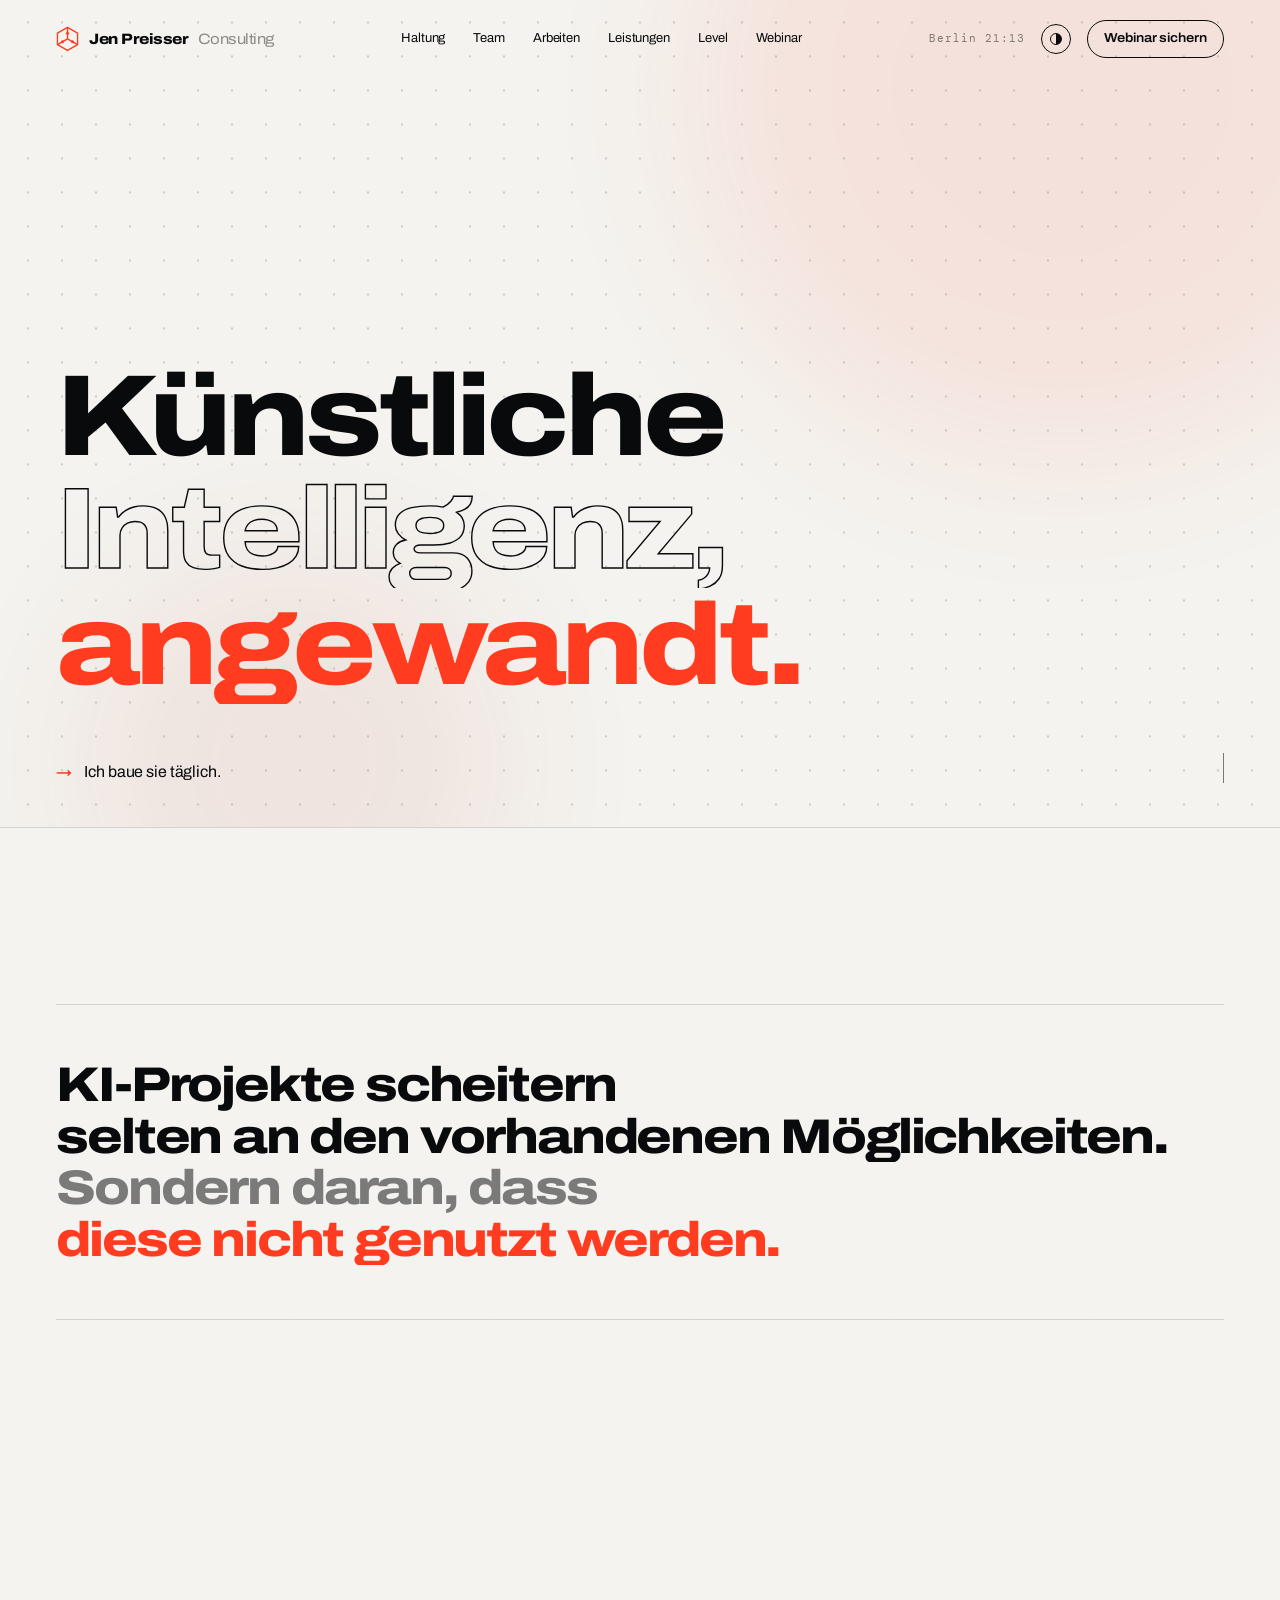
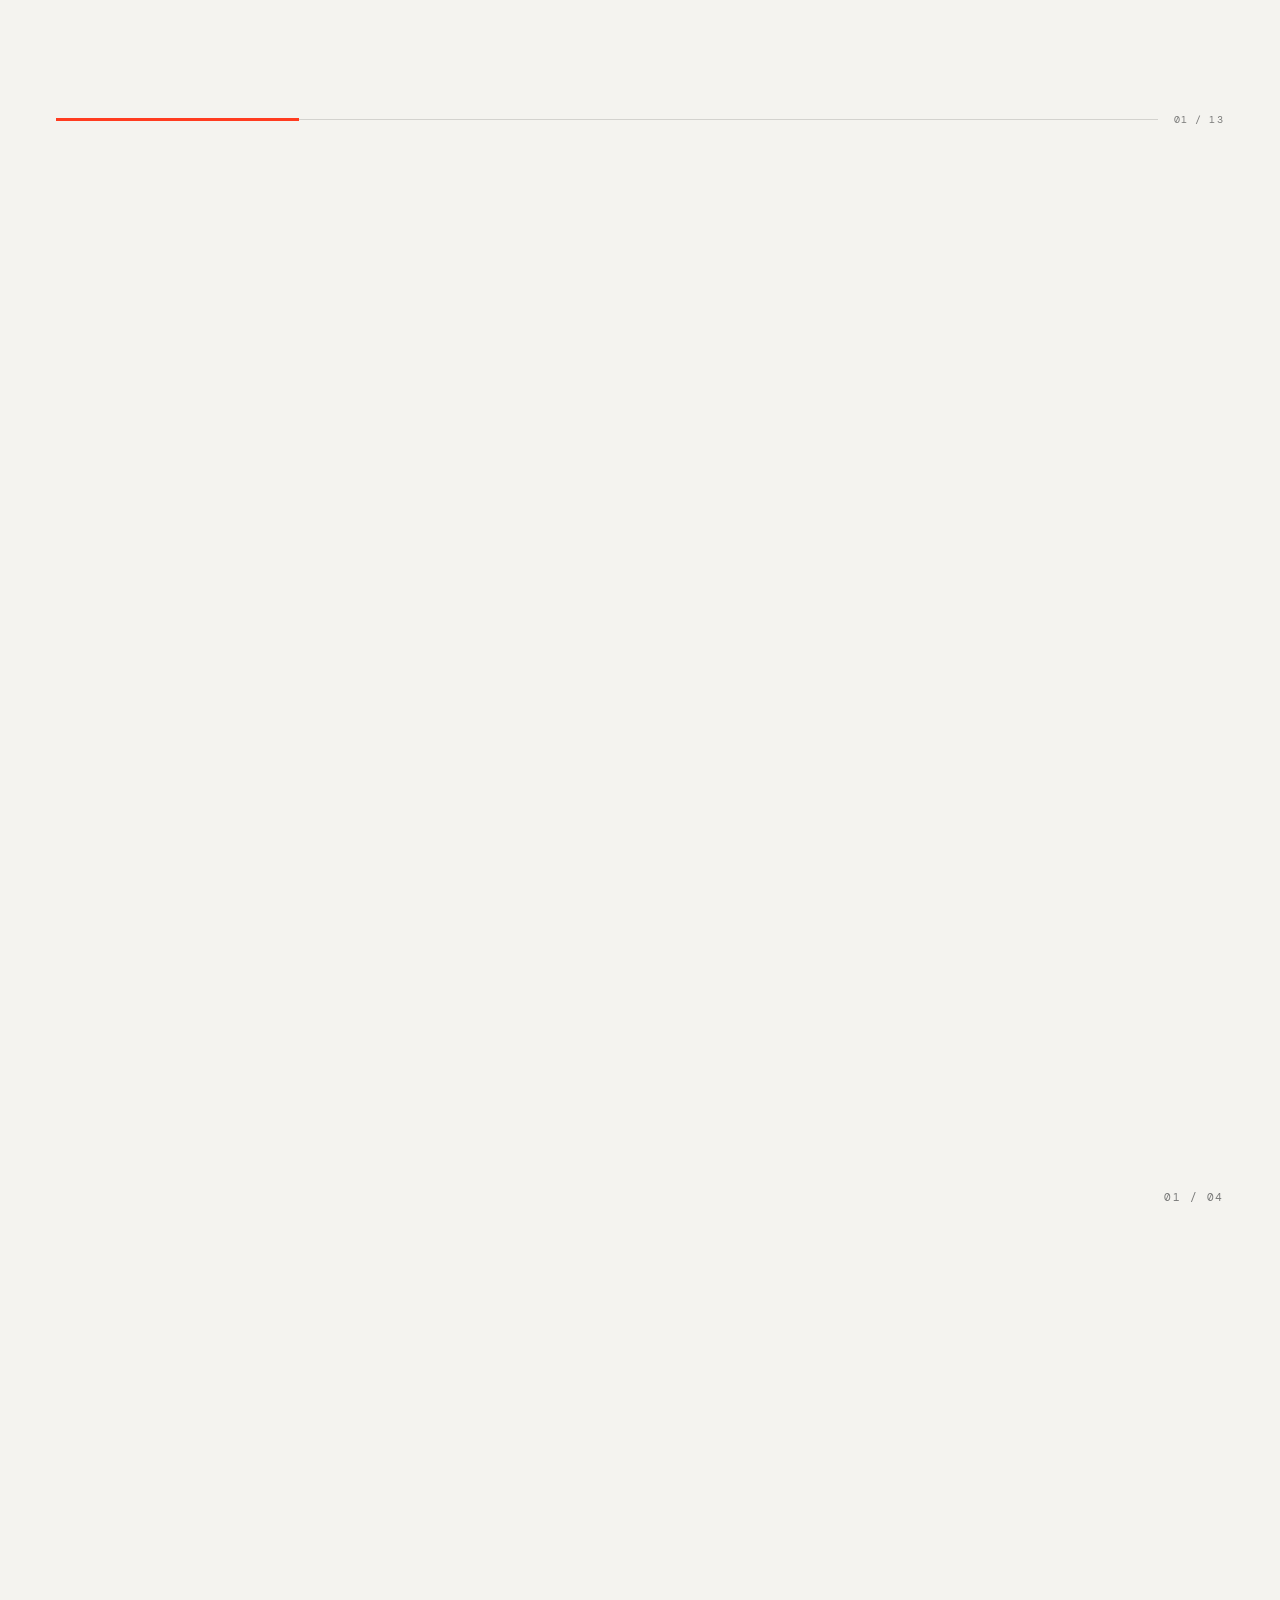
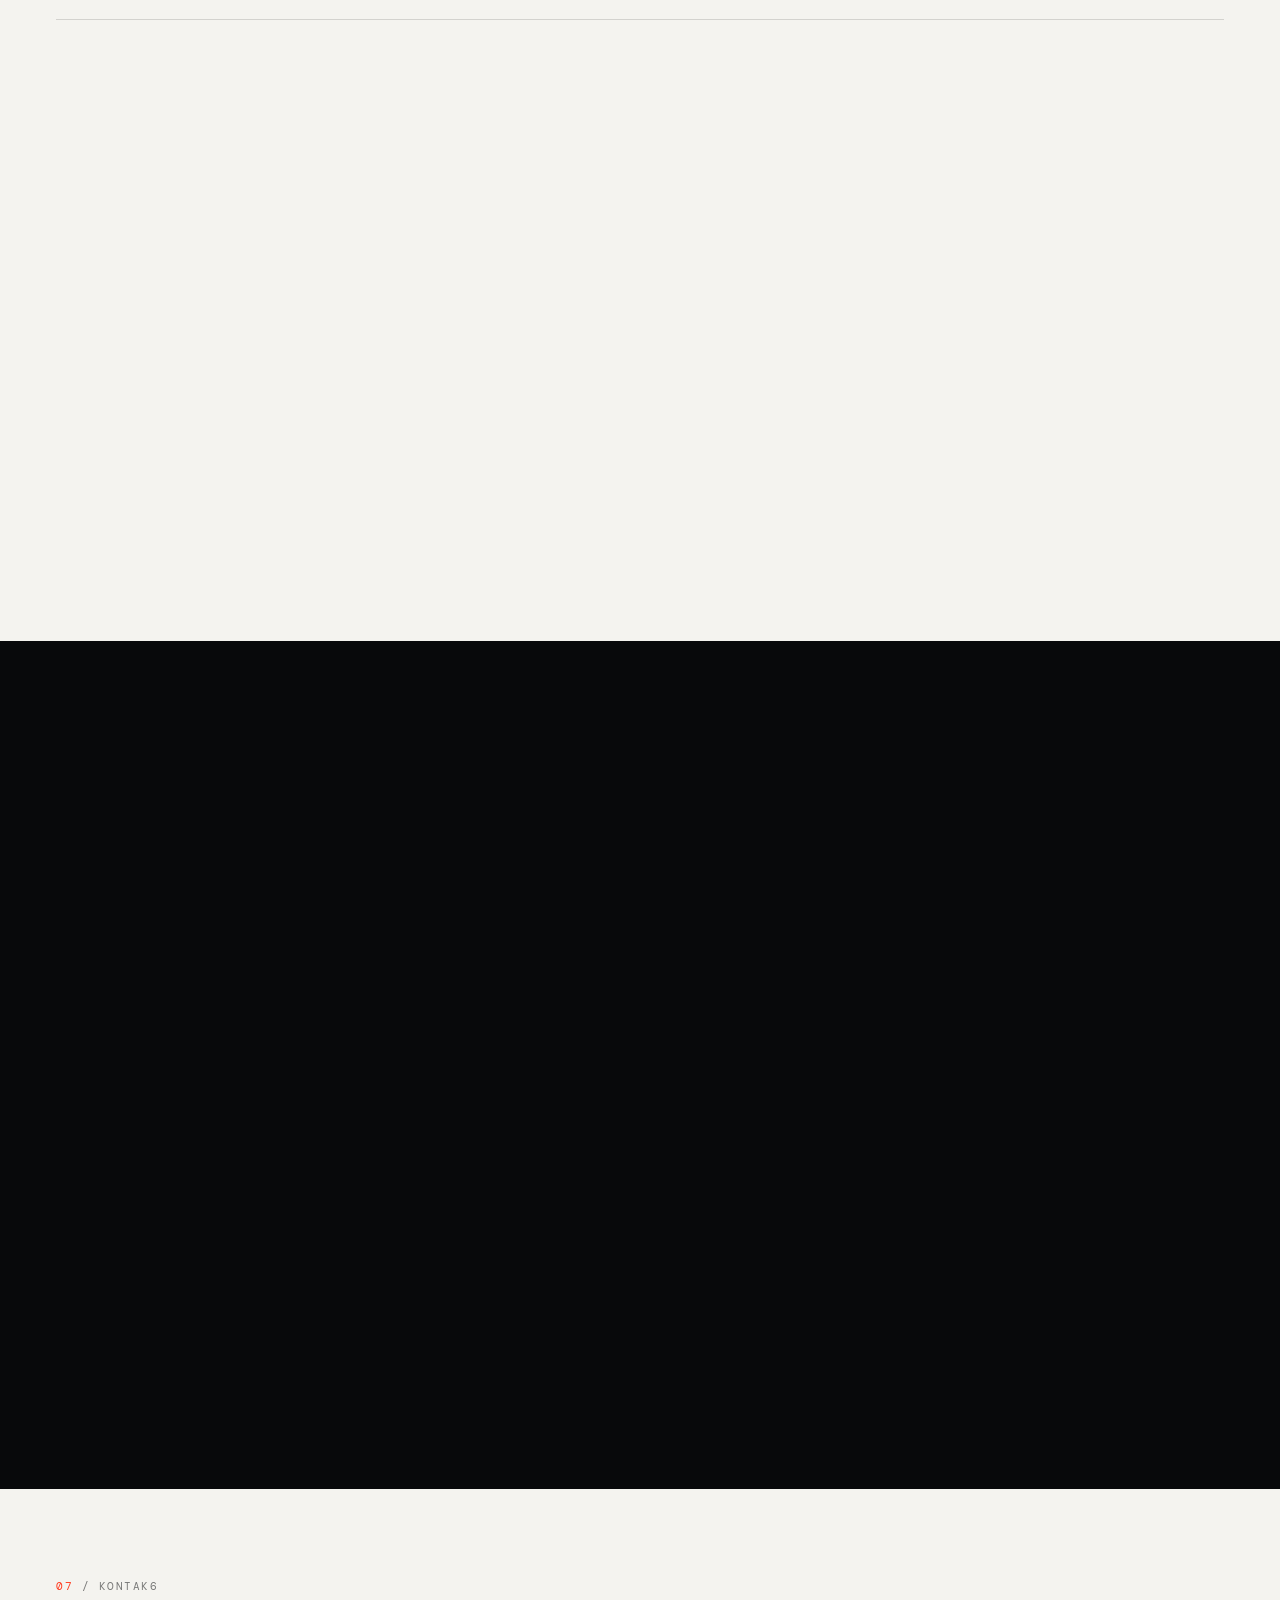
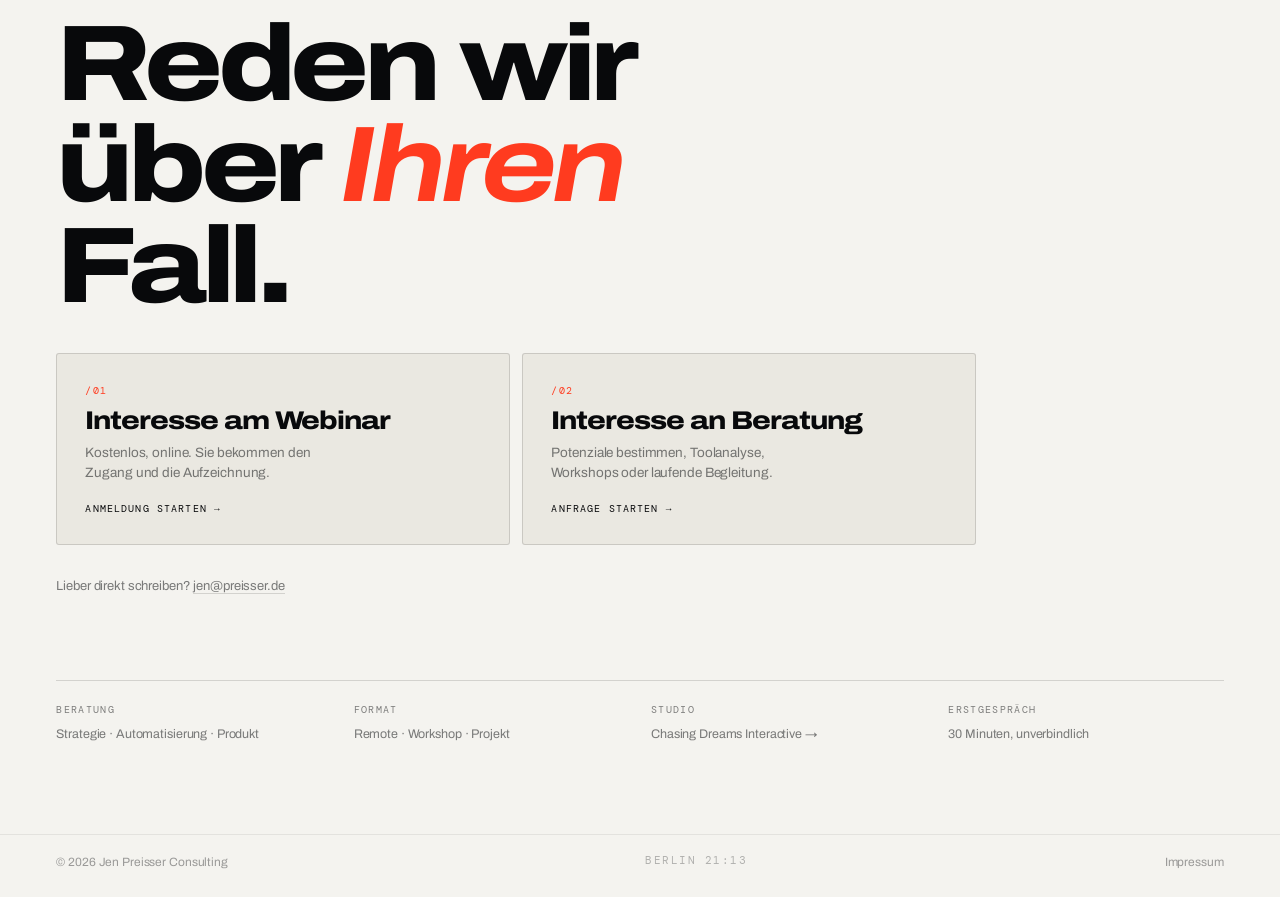
<file: index.html>
<!DOCTYPE html>
<html lang="de">
<head>
<meta charset="UTF-8" />
<meta name="viewport" content="width=device-width, initial-scale=1" />
<title>Jen Preisser, KI-Beratung & Produktentwicklung</title>
<link rel="icon" href="data:image/svg+xml,%3Csvg xmlns='http://www.w3.org/2000/svg' viewBox='0 0 32 36'%3E%3Cg stroke='%23FF3B1F' stroke-width='2.4' stroke-linejoin='round' fill='none'%3E%3Cpath d='M16 2 30 10 30 26 16 34 2 26 2 10Z'/%3E%3Cpath d='M16 2 16 18M16 18 30 26M16 18 2 26'/%3E%3C/g%3E%3Cg fill='%23FF3B1F'%3E%3Ccircle cx='16' cy='10' r='2.6'/%3E%3Ccircle cx='23' cy='22' r='2.6'/%3E%3Ccircle cx='9' cy='22' r='2.6'/%3E%3C/g%3E%3C/svg%3E" />
<meta name="description" content="Jen Preisser Consulting, KI-Strategie, Automatisierung und Produktentwicklung. Von jemandem, der selbst baut." />
<link rel="preconnect" href="https://fonts.googleapis.com">
<link rel="preconnect" href="https://fonts.gstatic.com" crossorigin>
<link href="https://fonts.googleapis.com/css2?family=Archivo:ital,wdth,wght@0,62..125,400..900;1,62..125,400..900&family=DM+Mono:wght@400;500&display=swap" rel="stylesheet">
<!-- Modus vor dem ersten Pixel setzen, sonst blitzt der Ladeschirm falsch auf.
     Hell ist die Grundstellung, Dunkel nur nach ausdrücklicher Wahl. -->
<script>try{if(localStorage.getItem('jp-theme')!=='dark')document.documentElement.dataset.theme='light'}catch(e){document.documentElement.dataset.theme='light'}</script>
<style>
/* ═══════════════════════════════════════════════════
   TOKENS — Schwarz/Weiß als Basis, Vermillion voll
   gesättigt als einziger Akzent. Keine Pastelltöne.

   Zwei Ebenen:
   1. absolute Anker (--ink*, --paper*) — drehen sich nie
   2. Rollen (--black*, --white*) — im hellen Modus getauscht.
      Alles im Stylesheet spricht nur die Rollen an, deshalb
      kippt der ganze Seitenkontrast an genau einer Stelle.
   ═══════════════════════════════════════════════════ */
:root{
  /* absolute Anker */
  --ink:#08090B;
  --ink-2:#101217;
  --ink-3:#191C22;
  --paper:#F4F3EF;
  --paper-2:#EAE8E1;
  --paper-3:#E3E1D9;

  /* Vermillion als fester Anker — --acc ist die Rolle und wird in der
     Webinar-Sektion umdefiniert, der Anker bleibt dort greifbar. */
  --vermillion:#FF3B1F;
  --acc:var(--vermillion);
  --acc-deep:#B02310;

  /* Rollen — Dunkelmodus ist die Grundstellung */
  --black:var(--ink);
  --black-2:var(--ink-2);
  --black-3:var(--ink-3);
  --white:var(--paper);
  --white-2:var(--paper-2);
  /* Kanäle für halbtransparente Ableitungen */
  --black-rgb:8,9,11;
  --white-rgb:244,243,239;
  /* gedämpfte Schrift auf der jeweils invertierten Fläche */
  --fg-2-inv:#5B5F67;

  /* semantische Ebene — Sektionen können kippen */
  --bg:var(--black);
  --fg:var(--white);
  --fg-2:rgba(var(--white-rgb),.52);
  --hair:rgba(var(--white-rgb),.14);
  --hair-2:rgba(var(--white-rgb),.07);

  --e:cubic-bezier(.19,1,.22,1);
  --e2:cubic-bezier(.65,0,.35,1);
  --pad:clamp(18px,4.4vw,84px);
}
/* HELLER MODUS — dieselben Farben, nur getauschte Rollen */
:root[data-theme="light"]{
  --black:var(--paper);
  --black-2:var(--paper-2);
  --black-3:var(--paper-3);
  --white:var(--ink);
  --white-2:var(--ink-2);
  --black-rgb:244,243,239;
  --white-rgb:8,9,11;
  --fg-2-inv:rgba(244,243,239,.52);
}
/* invertierte Sektionen: Weiß auf Schwarz wird Schwarz auf Weiß */
.inv{
  --bg:var(--white);
  --fg:var(--black);
  --fg-2:var(--fg-2-inv);
  --hair:rgba(var(--black-rgb),.14);
  --hair-2:rgba(var(--black-rgb),.07);
}
/* nur während des Umschaltens: weicher Übergang, danach wieder aus */
html.theming,html.theming *,html.theming *::before,html.theming *::after{
  transition:background-color .45s var(--e),border-color .45s var(--e),
             color .45s var(--e),fill .45s var(--e) !important;
}

*{margin:0;padding:0;box-sizing:border-box}
html{-webkit-font-smoothing:antialiased;background:var(--black)}
html.lock{overflow:hidden}
body{
  background:var(--bg);color:var(--fg);
  font-family:'Archivo',system-ui,sans-serif;font-weight:400;
  font-size:clamp(14.5px,1vw,16.5px);line-height:1.5;letter-spacing:-.008em;
  overflow-x:hidden;
}
body::after{
  content:"";position:fixed;inset:-50%;z-index:9990;pointer-events:none;opacity:.05;
  background-image:url("data:image/svg+xml,%3Csvg xmlns='http://www.w3.org/2000/svg' width='200' height='200'%3E%3Cfilter id='n'%3E%3CfeTurbulence type='fractalNoise' baseFrequency='.85' numOctaves='4' stitchTiles='stitch'/%3E%3C/filter%3E%3Crect width='200' height='200' filter='url(%23n)'/%3E%3C/svg%3E");
  animation:grain 7s steps(5) infinite;mix-blend-mode:overlay;
}
@keyframes grain{0%{transform:translate(0,0)}25%{transform:translate(-2%,2%)}50%{transform:translate(2%,-2%)}75%{transform:translate(-1%,-2%)}100%{transform:translate(0,0)}}

h1,h2,h3,h4{font-weight:800;font-stretch:118%;font-variation-settings:'wdth' 118;letter-spacing:-.035em;line-height:.94}
.ital{font-style:italic;font-weight:700}
a{color:inherit;text-decoration:none}
::selection{background:var(--acc);color:#fff}

.wrap{padding-inline:var(--pad)}
.mono,.eyebrow{font-family:'DM Mono',ui-monospace,monospace;font-size:10.5px;font-weight:400;letter-spacing:.14em;text-transform:uppercase;color:var(--fg-2)}
.eyebrow em{font-style:normal;color:var(--acc)}

/* ═══════════════════ LADESCHIRM ═══════════════════ */
#pre{position:fixed;inset:0;z-index:10000;background:var(--black);color:var(--white);display:grid;place-items:center;clip-path:inset(0 0 0 0);transition:clip-path 1.1s var(--e)}
#pre.gone{clip-path:inset(0 0 100% 0);pointer-events:none}
#pre .inner{text-align:center;overflow:hidden}
#pre .nm{font-size:clamp(26px,6vw,74px);font-weight:800;font-stretch:118%;letter-spacing:-.04em;line-height:1;display:block;transform:translateY(110%);animation:preIn .95s var(--e) .15s forwards}
@keyframes preIn{to{transform:translateY(0)}}
#pre .ct{font-family:'DM Mono',monospace;font-size:11px;letter-spacing:.18em;margin-top:20px;opacity:.5;font-variant-numeric:tabular-nums;text-transform:uppercase}
/* margin-inline:auto — text-align des Elternteils zentriert keine Blockboxen */
#pre .bar{height:1px;background:rgba(var(--white-rgb),.16);margin:14px auto 0;width:min(44vw,320px);position:relative;overflow:hidden}
#pre .bar i{position:absolute;inset:0;background:var(--acc);transform:scaleX(0);transform-origin:left;will-change:transform}

/* ═══════════════════ CHROME ═══════════════════ */
#prog{position:fixed;top:0;left:0;height:2px;background:var(--acc);z-index:9991;width:0}
#chapter{
  position:fixed;left:var(--pad);bottom:18px;z-index:190;
  font-family:'DM Mono',monospace;font-size:10px;letter-spacing:.14em;text-transform:uppercase;
  display:flex;align-items:center;gap:8px;mix-blend-mode:difference;color:#fff;
  opacity:0;transition:opacity .6s var(--e);
}
#chapter.on{opacity:.8}
#chapter i{width:5px;height:5px;border-radius:50%;background:var(--acc)}
@media(max-width:700px){#chapter{display:none}}

nav{
  position:fixed;top:0;left:0;right:0;z-index:200;
  display:flex;align-items:center;justify-content:space-between;gap:20px;padding:20px var(--pad);
  border-bottom:1px solid transparent;color:var(--white);
  transition:transform .5s var(--e2),padding .6s var(--e),background .6s var(--e),border-color .6s,color .6s var(--e);
}
nav.stuck{background:rgba(var(--black-rgb),.72);backdrop-filter:blur(16px) saturate(1.2);padding:12px var(--pad);border-color:var(--hair-2)}
nav.on-light{color:var(--black)}
nav.on-light.stuck{background:rgba(var(--white-rgb),.78)}
nav.hide{transform:translateY(-105%)}
.logo{font-weight:800;font-stretch:112%;font-size:15px;letter-spacing:-.035em;display:flex;align-items:center;gap:10px;white-space:nowrap}
.logo .sub{opacity:.45;font-weight:400}
/* Würfel mit Augen — drei Flächen, drei Punkte */
.logo .mark{width:23px;flex:none;color:var(--acc);overflow:visible;transition:transform .7s var(--e)}
.logo .mark circle{transform-origin:center;animation:blink 3.4s infinite var(--e)}
.logo .mark circle:nth-of-type(2){animation-delay:.34s}
.logo .mark circle:nth-of-type(3){animation-delay:.68s}
@keyframes blink{0%,100%{opacity:1}50%{opacity:.25}}
.logo:hover .mark{transform:rotate(120deg)}
@media(prefers-reduced-motion:reduce){.logo .mark circle{animation:none}}
.nav-links{display:flex;gap:4px;font-size:13px}
.nav-links a{padding:7px 12px;border-radius:100px;position:relative;isolation:isolate;transition:color .35s var(--e);text-align:center}
.nav-links a .dec{display:inline-block}
.nav-links a::before{content:"";position:absolute;inset:0;border-radius:100px;background:var(--acc);transform:scale(.6);opacity:0;transition:transform .45s var(--e),opacity .3s;z-index:-1}
.nav-links a:hover{color:#fff}
.nav-links a:hover::before{transform:scale(1);opacity:1}
.nav-right{display:flex;align-items:center;gap:16px}
#clock{font-family:'DM Mono',monospace;font-size:10.5px;letter-spacing:.1em;opacity:.5;font-variant-numeric:tabular-nums}
@media(max-width:960px){.nav-links,#clock{display:none}}

/* Moduswechsel — halbgefüllter Kreis, dreht sich beim Umschalten */
.tgl{
  flex:none;width:30px;height:30px;border-radius:50%;padding:0;
  border:1px solid currentColor;background:transparent;color:inherit;cursor:pointer;
  display:grid;place-items:center;
  transition:border-color .4s var(--e),transform .55s var(--e);
}
.tgl:hover{border-color:var(--acc);transform:rotate(-24deg)}
.tgl i{
  width:12px;height:12px;border-radius:50%;
  border:1px solid currentColor;background:linear-gradient(90deg,currentColor 50%,transparent 50.1%);
  transition:transform .6s var(--e),color .4s var(--e);
}
.tgl:hover i{color:var(--acc)}
:root[data-theme="light"] .tgl i{transform:rotate(180deg)}
.tgl:focus-visible{outline:2px solid var(--acc);outline-offset:3px}

/* E9 Kreis-Fill */
.cfill{position:relative;overflow:hidden;isolation:isolate;cursor:pointer}
.cfill>*{position:relative;z-index:1;transition:color .35s var(--e)}
.cfill::after{content:"";position:absolute;width:320px;height:320px;border-radius:50%;background:var(--acc);left:var(--fx,50%);top:var(--fy,50%);transform:translate(-50%,-50%) scale(0);transition:transform .6s var(--e);z-index:0}
.cfill:hover::after{transform:translate(-50%,-50%) scale(1)}
.nav-cta{font-size:13px;font-weight:600;font-stretch:110%;border:1px solid currentColor;border-radius:100px;padding:8px 16px;white-space:nowrap;background:transparent}
.nav-cta:hover>*{color:#fff}

/* ═══════════════════ HERO ═══════════════════ */
header.hero{
  min-height:min(92svh,900px);display:flex;flex-direction:column;justify-content:flex-end;
  padding:150px var(--pad) 44px;position:relative;overflow:hidden;isolation:isolate;
  background:var(--black);
  /* Seit das Laufband weg ist, liegen Hero und Haltung auf derselben
     Flaeche. Die Kante macht den Uebergang wieder sichtbar. */
  border-bottom:1px solid var(--hair);
}
/* schmal: die Mindesthoehe wuerde nur Leere ueber der Zeile erzeugen */
@media(max-width:700px){header.hero{min-height:auto;padding:124px var(--pad) 32px}}
.field{position:absolute;inset:0;z-index:-1;overflow:hidden}
/* Lichthöfe liegen hinter dem Punktfeld */
.field b{position:absolute;display:block;border-radius:50%;filter:blur(80px);z-index:0}
.field b:nth-child(1){width:58vw;height:58vw;background:var(--acc);opacity:.16;top:-22vw;right:-12vw;animation:fl1 26s infinite var(--e2)}
.field b:nth-child(2){width:34vw;height:34vw;background:var(--acc-deep);opacity:.14;bottom:-12vw;left:6vw;animation:fl2 32s infinite var(--e2)}
/* auf Papier trägt dieselbe Deckkraft viel weiter — sonst wird das Weiß rosa */
:root[data-theme="light"] .field b:nth-child(1){opacity:.09}
:root[data-theme="light"] .field b:nth-child(2){opacity:.07}
@keyframes fl1{50%{transform:translate(-7vw,6vh) scale(1.12)}}
@keyframes fl2{50%{transform:translate(9vw,-5vh) scale(.9)}}
#mesh{position:absolute;inset:0;width:100%;height:100%;display:block;z-index:1}


h1.hero-title{font-size:clamp(40px,9vw,150px);letter-spacing:-.045em;margin:3.2vh 0 3.2vh;position:relative}
h1.hero-title .ln{display:block;overflow:hidden;padding-bottom:.04em}
h1.hero-title .ln>span{display:block;transform:translateY(112%);animation:rise 1.25s var(--e) forwards;animation-play-state:paused}
body.go h1.hero-title .ln>span{animation-play-state:running}
h1.hero-title .ln:nth-child(2)>span{animation-delay:.11s}
h1.hero-title .ln:nth-child(3)>span{animation-delay:.22s}
@keyframes rise{to{transform:translateY(0)}}
h1.hero-title .out{-webkit-text-stroke:1.4px var(--white);color:transparent;transition:color .5s var(--e),-webkit-text-stroke-color .5s}
h1.hero-title .out:hover{color:var(--acc);-webkit-text-stroke-color:var(--acc)}

.slot{display:inline-block;height:1em;overflow:hidden;vertical-align:bottom;position:relative;color:var(--acc);padding-right:.05em;transition:width .5s var(--e)}
.slot ul{list-style:none;transition:transform .85s var(--e);width:max-content}
/* Abstand zwischen den Wörtern: der Ausschnitt ist nur 1em hoch, ohne Lücke
   ragen Ober- und Unterlängen des Nachbarworts hinein. Schrittweite = 1em + Lücke. */
.slot li{height:1em;margin-bottom:.38em;white-space:nowrap;line-height:1;width:max-content}

/* keine eigene Linie: die Kante des Hero uebernimmt die Trennung */
.hero-foot{display:flex;justify-content:space-between;align-items:flex-end;gap:28px;flex-wrap:wrap;padding-top:16px;position:relative}
.hero-foot .lead{max-width:38ch;font-size:clamp(15px,1.25vw,19px);line-height:1.4;display:flex;align-items:baseline;gap:12px}
.hero-foot .lead .arrow{flex:none;color:var(--acc);font-weight:700}
.scrollcue{display:flex;align-items:center;gap:9px}
.scrollcue i{width:1px;height:30px;background:var(--fg-2);display:block;transform-origin:top;animation:cue 2.4s infinite var(--e)}
@keyframes cue{0%{transform:scaleY(0)}45%{transform:scaleY(1)}100%{transform:scaleY(0);transform-origin:bottom}}

/* ═══════════════════ SHELL ═══════════════════ */
section{padding:clamp(68px,10vh,148px) 0;position:relative;background:var(--bg);color:var(--fg)}
.sec-head{display:grid;grid-template-columns:180px 1fr;gap:clamp(16px,4vw,60px);align-items:start;margin-bottom:clamp(34px,5.5vw,80px)}
@media(max-width:780px){.sec-head{grid-template-columns:1fr;gap:12px}}
.sec-head h2{font-size:clamp(27px,4.2vw,64px);max-width:19ch}

.rv{opacity:0;transform:translateY(34px);transition:opacity 1s var(--e),transform 1s var(--e)}
.rv.in{opacity:1;transform:none}
.rv[data-d="1"]{transition-delay:.10s}.rv[data-d="2"]{transition-delay:.20s}
.rv[data-d="3"]{transition-delay:.30s}.rv[data-d="4"]{transition-delay:.40s}
.split .w{display:inline-block;overflow:hidden;vertical-align:top}
.split .w>i{display:inline-block;font-style:inherit;transform:translateY(105%);transition:transform .9s var(--e)}
.split.in .w>i{transform:translateY(0)}

/* ═══════════════════ HALTUNG — decodierendes Manifest ═══════════════════ */
.claim{
  /* Der Grad haengt an der Breite, nicht an einem Mindestwert: die laengste
     Zeile steht auf nowrap und wuerde sonst rechts abgeschnitten. */
  font-size:clamp(11px,3.8vw,60px);letter-spacing:-.045em;line-height:1.06;
  border-block:1px solid var(--hair);padding:clamp(34px,6vh,80px) 0;
  margin-bottom:clamp(34px,5vw,70px);position:relative;
}
/* nowrap + gesperrte Breite: beim Decoden darf keine Zeile umbrechen */
.claim .cl{display:block;white-space:nowrap;overflow:hidden;font-variant-ligatures:none}
.claim .cl.dim{color:var(--fg-2)}
.claim .cl.hi{color:var(--acc)}


/* ═══════════════════ LEISTUNGEN — Tafeln, aktive kippt auf Weiß ═══════════════════ */
.ways{
  display:flex;gap:1px;background:var(--hair-2);
  border:1px solid var(--hair);border-radius:2px;overflow:hidden;
  height:min(66vh,540px);position:relative;
}
.way{
  --wbg:var(--black-2);--wfg:var(--white);--wfg2:rgba(var(--white-rgb),.5);--wline:rgba(var(--white-rgb),.16);
  position:relative;flex:1 1 0;min-width:0;overflow:hidden;cursor:pointer;
  background:var(--wbg);color:var(--wfg);
  transition:flex-grow 1.05s var(--e),background .7s var(--e),color .7s var(--e);
}
.way.act{
  --wbg:var(--white);--wfg:var(--black);--wfg2:var(--fg-2-inv);--wline:rgba(var(--black-rgb),.16);
  flex-grow:3.4;
}
.way .bar{position:absolute;inset:0 0 auto 0;height:3px;background:var(--acc);transform:scaleX(.18);transform-origin:left;transition:transform .95s var(--e);z-index:3}
.way.act .bar{transform:scaleX(1)}

.way .spine{
  position:absolute;inset:0;padding:clamp(16px,1.6vw,26px);
  display:flex;flex-direction:column;justify-content:space-between;align-items:flex-start;
  opacity:1;transition:opacity .45s var(--e);z-index:2;
}
.way.act .spine{opacity:0;pointer-events:none}
.way .spine .no{font-family:'DM Mono',monospace;font-size:10.5px;letter-spacing:.14em;color:var(--acc)}
.way .spine .lbl{writing-mode:vertical-rl;transform:rotate(180deg);font-weight:800;font-stretch:112%;font-size:clamp(15px,1.35vw,20px);letter-spacing:-.03em;max-height:100%;overflow:hidden}

.way .body{
  position:absolute;inset:0;padding:clamp(18px,1.8vw,30px);
  width:min(38ch,86vw);display:flex;flex-direction:column;gap:12px;
  opacity:0;transform:translateX(-16px);transition:opacity .55s var(--e) .16s,transform .8s var(--e) .16s;z-index:2;
}
.way.act .body{opacity:1;transform:none}
.way .body .big{font-family:'DM Mono',monospace;font-size:clamp(30px,3.6vw,58px);line-height:1;letter-spacing:-.04em;color:var(--acc);font-variant-numeric:tabular-nums}
.way .body h3{font-size:clamp(20px,2.1vw,32px)}
.way .body p{color:var(--wfg2);font-size:14px;max-width:32ch}
.way .body .tags{display:flex;flex-wrap:wrap;gap:5px;margin-top:auto}
.way .body .tags b{font-weight:400;font-family:'DM Mono',monospace;font-size:9.5px;letter-spacing:.08em;text-transform:uppercase;border:1px solid var(--wline);border-radius:100px;padding:5px 10px;color:var(--wfg2);transform:translateY(8px);opacity:0;transition:transform .6s var(--e),opacity .6s var(--e)}
.way.act .body .tags b{transform:none;opacity:1}
.way.act .body .tags b:nth-child(2){transition-delay:.08s}
.way.act .body .tags b:nth-child(3){transition-delay:.16s}
.ways-foot{display:flex;justify-content:flex-end;gap:16px;margin-top:16px;flex-wrap:wrap}

@media(max-width:900px){
  .ways{flex-direction:column;height:auto}
  .way{flex:none;min-height:220px;--wbg:var(--white);--wfg:var(--black);--wfg2:var(--fg-2-inv);--wline:rgba(var(--black-rgb),.16)}
  .way .spine{display:none}
  .way .body{position:static;opacity:1;transform:none;width:auto;min-height:220px}
  .way .body .tags b{opacity:1;transform:none}
  .way .bar{transform:scaleX(1)}
}

/* ═══════════════════ LEVEL ═══════════════════ */
.lvl{border-top:1px solid var(--hair)}
.lvl-row{
  position:relative;
  display:grid;grid-template-columns:44px 76px 1fr;gap:clamp(14px,2.6vw,40px);align-items:center;
  padding:clamp(18px,2.4vw,30px) 0;border-bottom:1px solid var(--hair);
  transition:padding-left .55s var(--e),background .55s var(--e),box-shadow .45s var(--e);
}
.lvl-row:hover{padding-left:16px}

/* ── Eskalation: 01 dezent, 04 geht ab ── */
.lvl-row.lv1:hover{background:linear-gradient(90deg,rgba(255,59,31,.05),transparent 42%)}

.lvl-row.lv2:hover{background:linear-gradient(90deg,rgba(255,59,31,.09),transparent 55%)}
.lvl-row.lv2:hover h3{color:var(--acc)}
.lvl-row.lv2:hover .meter i.on{box-shadow:0 0 9px rgba(255,59,31,.7)}

.lvl-row.lv3{overflow:hidden}
.lvl-row.lv3:hover{background:linear-gradient(90deg,rgba(255,59,31,.13),transparent 62%)}
.lvl-row.lv3::after{
  content:"";position:absolute;inset:0;pointer-events:none;transform:translateX(-100%);
  background:linear-gradient(104deg,transparent 34%,rgba(255,59,31,.20) 50%,transparent 66%);
}
.lvl-row.lv3:hover::after{animation:sweep 1.15s var(--e) infinite}
@keyframes sweep{to{transform:translateX(100%)}}
.lvl-row.lv3:hover h3{color:var(--acc);text-shadow:0 0 20px rgba(255,59,31,.55)}
.lvl-row.lv3:hover .meter i.on{box-shadow:0 0 13px rgba(255,59,31,.9)}

.lvl-row.lv4:hover{
  background:linear-gradient(90deg,rgba(255,59,31,.18),transparent 72%);
  box-shadow:inset 0 0 0 1px rgba(255,59,31,.4),0 0 44px rgba(255,59,31,.16);
}
.lvl-row.lv4:hover h3{color:var(--white);text-shadow:0 0 8px #FF3B1F,0 0 28px rgba(255,59,31,.85);animation:flick .3s steps(2) infinite}
@keyframes flick{50%{opacity:.84}}
.lvl-row.lv4:hover .meter i{background:var(--acc);box-shadow:0 0 15px rgba(255,59,31,1)}
.lvl-row.lv4:hover .no{color:var(--white);text-shadow:0 0 10px var(--acc)}

/* Blitze: eigene kleine SVGs, damit die Zacken nicht verzerren */
.bolts{position:absolute;inset:0;pointer-events:none;opacity:0;transition:opacity .16s}
.lvl-row.lv4:hover .bolts{opacity:1}
.bolt{position:absolute;width:30px;height:52px;overflow:visible}
.bolt path{stroke:var(--acc);stroke-width:1.7;fill:none;stroke-linejoin:miter;filter:drop-shadow(0 0 5px #FF3B1F);opacity:0}
.lvl-row.lv4:hover .bolt path{animation:zap 1.05s steps(1) infinite}
.lvl-row.lv4:hover .bolt:nth-child(2) path{animation-duration:.82s;animation-delay:.13s}
.lvl-row.lv4:hover .bolt:nth-child(3) path{animation-duration:1.3s;animation-delay:.31s}
.lvl-row.lv4:hover .bolt:nth-child(4) path{animation-duration:.94s;animation-delay:.47s}
.lvl-row.lv4:hover .bolt:nth-child(5) path{animation-duration:1.15s;animation-delay:.62s}
.lvl-row.lv4:hover .bolt:nth-child(6) path{animation-duration:.76s;animation-delay:.78s}
@keyframes zap{0%,86%{opacity:0}88%,94%{opacity:1}95%,100%{opacity:0}}
@media (hover:none){.bolts,.lvl-row.lv3::after{display:none}}
.lvl-row .no{font-family:'DM Mono',monospace;font-size:10.5px;letter-spacing:.14em;color:var(--acc)}
/* Signalbalken: gefüllt bis zum jeweiligen Level */
.meter{display:flex;align-items:flex-end;gap:4px;height:24px}
.meter i{width:8px;border-radius:1px;background:var(--hair);transition:background .5s var(--e),transform .5s var(--e)}
.meter i:nth-child(1){height:9px}
.meter i:nth-child(2){height:14px}
.meter i:nth-child(3){height:19px}
.meter i:nth-child(4){height:24px}
.lvl-row.in .meter i.on{background:var(--acc)}
.lvl-row.in .meter i.on:nth-child(2){transition-delay:.08s}
.lvl-row.in .meter i.on:nth-child(3){transition-delay:.16s}
.lvl-row.in .meter i.on:nth-child(4){transition-delay:.24s}
.lvl-row:hover .meter i.on{transform:scaleY(1.12);transform-origin:bottom}
.lvl-row h3{font-size:clamp(19px,2.1vw,30px);letter-spacing:-.04em}
.lvl-row p{color:var(--fg-2);font-size:13.5px;max-width:56ch;margin-top:6px;transition:color .45s var(--e)}
.lvl-row:hover p{color:var(--fg)}
@media(max-width:760px){
  .lvl-row{grid-template-columns:34px 1fr;row-gap:10px}
  .lvl-row .meter{grid-column:2}
  .lvl-row>div:last-child{grid-column:2}
}

/* ═══════════════════ ARBEITEN ═══════════════════ */
.rail{margin-top:clamp(10px,2vw,26px);padding-inline:var(--pad);cursor:grab;touch-action:pan-y;user-select:none}
.rail.grabbing{cursor:grabbing}
.rail .row{display:flex;gap:clamp(12px,1.5vw,24px);will-change:transform}
.pcard{
  flex:none;width:clamp(250px,26vw,380px);aspect-ratio:3/4;border-radius:3px;
  position:relative;overflow:hidden;transform-style:preserve-3d;
  display:flex;flex-direction:column;justify-content:space-between;padding:clamp(16px,1.6vw,24px);
  /* Projektkacheln bleiben in beiden Modi dunkel: die Marken-Logos sind weiß
     und die Foto-Verläufe darauf abgestimmt. Wie das Ticker-Band ein bewusst
     stehengelassener Gegenpol. */
  background:var(--pbg,linear-gradient(160deg,var(--ink-3),var(--ink)));
  color:var(--paper);border:1px solid rgba(244,243,239,.07);
  opacity:0;transform:translateY(70px) scale(.94);clip-path:inset(100% 0 0 0);
  transition:opacity .9s var(--e),transform .9s var(--e),clip-path 1.05s var(--e);
}
.rail.in .pcard{opacity:1;transform:none;clip-path:inset(0 0 0 0)}
.rail.in .pcard:nth-child(2){transition-delay:0.06s}
.rail.in .pcard:nth-child(3){transition-delay:0.12s}
.rail.in .pcard:nth-child(4){transition-delay:0.18s}
.rail.in .pcard:nth-child(5){transition-delay:0.24s}
.rail.in .pcard:nth-child(6){transition-delay:0.30s}
.rail.in .pcard:nth-child(7){transition-delay:0.36s}
.rail.in .pcard:nth-child(8){transition-delay:0.42s}
.rail.in .pcard:nth-child(9){transition-delay:0.48s}
.rail.in .pcard:nth-child(10){transition-delay:0.54s}
.rail.in .pcard:nth-child(11){transition-delay:0.60s}
.rail.in .pcard:nth-child(12){transition-delay:0.66s}
.rail.in .pcard:nth-child(13){transition-delay:0.72s}
.rail.in.tiltable .pcard{transition:transform .2s ease-out}
/* Foto einsetzen: --img:url('bilder/xy.jpg') im style der Karte ergänzen */
.pcard .shot{position:absolute;inset:0;background-image:var(--img,none);background-size:cover;background-position:center;filter:grayscale(1) contrast(1.06);opacity:var(--imgop,0);z-index:0;transition:filter .55s var(--e),opacity .55s var(--e),transform .55s var(--e)}
.pcard[style*="--img"] .shot{--imgop:1}
.pcard[style*="--img"]:hover .shot{filter:grayscale(0) contrast(1.02);transform:scale(1.03)}
.pcard[style*="--img"]::before{content:"";position:absolute;inset:0;z-index:1;background:linear-gradient(0deg,rgba(8,9,11,.9),rgba(8,9,11,.15) 62%)}
/* ── Marken-Kacheln ──────────────────────────────────────────────
   Ruhezustand: weisses Logo auf dem dunklen Kartengrund.
   Beim Hover blendet die Markenfarbe mitsamt Originallogo ein.   */
.pcard.marke{
  background:var(--mono) center 38%/58% no-repeat,
             linear-gradient(160deg,var(--ink-3),var(--ink));
}
.pcard.marke .shot{
  filter:none;background-size:cover;background-position:center;
  opacity:0;transition:opacity .55s var(--e),transform .55s var(--e);
}
.pcard.marke:hover .shot{opacity:1;transform:scale(1.03)}
.pcard.marke[style*="--img"]::before{background:none}
.pcard.marke .top{justify-content:space-between;width:100%}
/* Schriftfarbe folgt dem eingeblendeten Grund */
.pcard.marke.hell:hover{color:var(--ink)}
.pcard.marke.hell:hover .num{color:var(--acc-deep)}
.pcard.marke.hell:hover .desc{opacity:.72}
.pcard.marke,.pcard.marke *{transition:color .45s var(--e),opacity .45s var(--e)}
.pcard>*:not(.shot){position:relative;z-index:2}
.pcard .top{display:flex;justify-content:space-between;align-items:flex-start;gap:10px;transform:translateZ(26px)}
.pcard .num{font-family:'DM Mono',monospace;font-size:9.5px;letter-spacing:.12em;color:var(--acc)}
.pcard .kind{font-family:'DM Mono',monospace;font-size:9.5px;letter-spacing:.12em;text-transform:uppercase;opacity:.6}
.pcard .bot{transform:translateZ(40px);flex:none;white-space:normal}
.pcard h3{font-size:clamp(19px,1.9vw,28px);letter-spacing:-.04em;min-height:1.88em}
.pcard .desc{font-size:12.5px;opacity:.62;margin-top:7px;max-width:26ch;line-height:1.4;min-height:4.2em}
.pcard.accent{background:linear-gradient(160deg,var(--acc),var(--acc-deep));border-color:transparent}
.pcard.accent .num,.pcard.accent .kind{color:#fff;opacity:.8}
.pcard .sheen{position:absolute;inset:0;pointer-events:none;background:radial-gradient(60% 50% at var(--sx,50%) var(--sy,50%),rgba(255,255,255,.16),transparent 70%);opacity:0;transition:opacity .35s var(--e);z-index:2}
.pcard:hover .sheen{opacity:1}
.rail-foot{display:flex;justify-content:space-between;align-items:center;gap:16px;margin:clamp(16px,2vw,28px) var(--pad) 0;flex-wrap:wrap}
.rail-bar{flex:1;min-width:120px;height:1px;background:var(--hair);position:relative}
.rail-bar i{position:absolute;left:0;top:-1px;height:3px;background:var(--acc);width:22%}
.rail-hint{font-family:'DM Mono',monospace;font-size:9.5px;letter-spacing:.12em;text-transform:uppercase;color:var(--fg-2)}

/* ═══════════════════ WEBINAR / Akzent statt Vollfläche ═══════════════════
   Die Sektion bleibt auf der invertierten Grundfläche. Vermillion trägt nur
   die Terminspalte und eine Kante oben: die Farbe zeigt, wo geklickt wird,
   statt den ganzen Block zu überschreien. */
#webinar .web-card{position:relative;overflow:hidden}
#webinar .web-card::after{content:"";position:absolute;left:0;top:0;right:0;height:3px;background:var(--vermillion);z-index:2}
#webinar .web-side{
  background:var(--vermillion);color:var(--paper);
  border-left:0;border-radius:2px;
  padding:clamp(20px,2.4vw,30px);
  --fg-2:rgba(244,243,239,.78);
  --hair:rgba(244,243,239,.34);
}
/* Schaltfläche: schwarz auf Orange, beim Hover dreht sie auf Papier */
#webinar .web-side .btn{background:var(--ink);color:var(--paper)}
#webinar .web-side .btn.cfill::after{background:var(--paper)}
#webinar .web-side .btn.cfill:hover>*{color:var(--ink)}
@media(max-width:900px){
  /* die allgemeine Regel nimmt der Spalte sonst ihre Polsterung */
  #webinar .web-side{border-top:0;padding:clamp(20px,2.4vw,30px)}
}

/* ═══════════════════ WEBINAR — Aufbau ═══════════════════ */
.web-card{
  display:grid;grid-template-columns:1.2fr .8fr;gap:clamp(20px,3.6vw,60px);
  border:1px solid var(--hair);border-radius:2px;padding:clamp(22px,3.2vw,52px);
  position:relative;overflow:hidden;
}
.web-card::before{content:"";position:absolute;top:-38%;right:-12%;width:42%;aspect-ratio:1;border-radius:50%;background:var(--acc);opacity:.10;filter:blur(46px)}
@media(max-width:900px){.web-card{grid-template-columns:1fr}}
.web-card h3{font-size:clamp(22px,2.9vw,42px);margin:12px 0 14px;max-width:17ch;position:relative}
.web-card>div:first-child>p{color:var(--fg-2);max-width:42ch;position:relative}
.web-side{border-left:1px solid var(--hair);padding-left:clamp(18px,2.6vw,36px);display:flex;flex-direction:column;justify-content:space-between;gap:24px;position:relative}
@media(max-width:900px){.web-side{border-left:0;border-top:1px solid var(--hair);padding:22px 0 0}}
.count{display:flex;gap:14px}
.count b{display:block;font-size:clamp(24px,2.9vw,40px);font-weight:500;font-family:'DM Mono',monospace;letter-spacing:-.04em;line-height:1;font-variant-numeric:tabular-nums}
.count small{font-family:'DM Mono',monospace;font-size:9px;letter-spacing:.12em;text-transform:uppercase;color:var(--fg-2)}
.btn{display:inline-flex;align-items:center;justify-content:space-between;gap:18px;background:var(--black);color:var(--white);border-radius:100px;padding:15px 22px;font-size:15px;font-weight:600;font-stretch:110%;border:0;width:100%}
.btn svg{transition:transform .5s var(--e)}
.btn:hover svg{transform:translateX(5px)}

/* E12 Akkordeon — füllt sich schwarz, Text kippt auf Weiß */
.acc{margin-top:24px;position:relative}
.acc .it{border-top:1px solid var(--hair);position:relative;overflow:hidden;cursor:pointer}
.acc .it:last-child{border-bottom:1px solid var(--hair)}
.acc .it::before{content:"";position:absolute;inset:0;background:var(--black);transform:translateY(101%);transition:transform .65s var(--e)}
.acc .it.open::before{transform:translateY(0)}
.acc .hd{position:relative;display:flex;align-items:center;gap:14px;padding:13px 14px 13px 0;transition:color .45s var(--e),padding-left .5s var(--e)}
.acc .it:hover .hd{padding-left:7px}
.acc .it.open .hd{color:var(--white);padding-left:14px}
.acc .hd .n{font-family:'DM Mono',monospace;font-size:10px;letter-spacing:.1em;color:var(--acc);min-width:22px}
.acc .hd .t{flex:1;font-size:14.5px;font-weight:600;font-stretch:108%;letter-spacing:-.02em}
.acc .hd i{font-style:normal;font-family:'DM Mono',monospace;font-size:13px;transition:transform .55s var(--e)}
.acc .it.open .hd i{transform:rotate(45deg)}
.acc .bd{position:relative;max-height:0;overflow:hidden;transition:max-height .6s var(--e)}
.acc .it.open .bd{max-height:130px}
.acc .bd p{padding:0 14px 14px;font-size:13px;color:rgba(var(--white-rgb),.7);max-width:46ch}

/* ═══════════════════ TEAM / vier Plätze auf einer Linie ═══════════════════
   Die Aufstellung erklärt sich über die Linie oben: ein gefüllter Knoten,
   drei hohle. Wer führt, sieht man, ohne dass es jemand hinschreibt.
   Die drei offenen Plätze sind bewusst stumm: dunkle Flächen, kein Text. */
.team-lead{color:var(--fg-2);max-width:48ch;margin-top:18px}
.crew{
  display:grid;grid-template-columns:1.45fr 1fr 1fr;
  gap:clamp(10px,1.4vw,20px);margin-top:clamp(40px,5vw,70px);
  position:relative;padding-top:26px;align-items:stretch;
  /* Deckel: sonst fuellen die Kacheln die halbe Seitenhoehe.
     Mit jeder weiteren Person mit hochziehen, damit die Kachelgroesse gleich bleibt. */
  max-width:1170px;
}
/* die Linie, auf der alle sitzen */
.crew::before{content:"";position:absolute;top:0;left:0;right:0;height:1px;background:var(--hair)}
.seat{position:relative;display:flex;flex-direction:column;min-width:0}
.seat .node{
  position:absolute;top:-26px;left:0;width:9px;height:9px;border-radius:50%;
  border:1px solid var(--acc);background:var(--bg);
  transform:translateY(-4px);
}
/* besetzte Plaetze tragen einen gefuellten Knoten, der Lead zusaetzlich einen Hof */
.seat.lead .node,.seat.taken .node{background:var(--acc)}
.seat.lead .node{box-shadow:0 0 0 4px rgba(255,59,31,.14)}

/* ── besetzter Platz ── */
.seat .face{
  position:relative;overflow:hidden;border-radius:2px;
  background:linear-gradient(160deg,var(--ink-3),var(--ink));
  /* fuellt die Hoehe bis zur Textspalte, damit alle Kacheln buendig schliessen */
  flex:1;min-height:200px;
}
/* der Lead gibt die Zeilenhoehe vor, deshalb behaelt er sein festes Format */
.seat.lead .face{aspect-ratio:4/5;flex:none}
.seat .face img{
  position:absolute;inset:0;width:100%;height:100%;object-fit:cover;
  filter:grayscale(1) contrast(1.06);transition:filter .6s var(--e),transform .9s var(--e);
}
.seat:hover .face img{filter:grayscale(0) contrast(1.02);transform:scale(1.035)}

/* ── Textspalte des besetzten Platzes ── */
.who{padding:16px 0 0;display:flex;flex-direction:column;gap:7px}
.pos{font-family:'DM Mono',monospace;font-size:9.5px;letter-spacing:.14em;text-transform:uppercase;color:var(--fg-2)}
.pos b{font-weight:400;color:var(--acc);margin-right:7px}
.seat h3{font-size:clamp(17px,1.75vw,25px);letter-spacing:-.035em;line-height:1.02}
.role{font-family:'DM Mono',monospace;font-size:9.5px;letter-spacing:.1em;text-transform:uppercase;color:var(--acc)}

@media(max-width:1000px){
  /* Ab hier tragen alle dasselbe Kartenformat: der Lead als Querformat
     neben Text hat die Rangfolge umgedreht, sobald zwei weitere Karten
     in voller Spaltenbreite danebenstanden. */
  .crew{grid-template-columns:1fr 1fr;max-width:none}
  .seat.lead{grid-column:auto;display:flex;flex-direction:column}
  .seat .face{aspect-ratio:4/5;flex:none}
  /* Sobald die Reihe umbricht, saessen die Knoten nicht mehr auf der Linie,
     sondern im Text der Zeile darueber. Stattdessen markiert eine Fahne den Lead. */
  .seat .node{display:none}
  .seat.lead .face::after{content:"";position:absolute;left:0;top:0;width:46px;height:3px;background:var(--acc);z-index:2}
}
@media(max-width:620px){
  /* zwei Karten nebeneinander waeren auf dem Handy nur noch Briefmarken */
  .crew{grid-template-columns:1fr;max-width:none}
  .seat.lead{grid-template-columns:minmax(0,150px) 1fr;gap:16px}
}


/* ═══════════════════ EINSTIEG IN DEN FUNNEL ═══════════════════ */
.entries{display:grid;grid-template-columns:repeat(auto-fit,minmax(280px,1fr));gap:12px;margin-top:clamp(24px,3vw,36px);max-width:920px}
.entry{
  position:relative;border:1px solid var(--hair);border-radius:3px;overflow:hidden;
  padding:clamp(20px,2.2vw,30px);display:grid;gap:10px;align-content:start;
  background:var(--black-2);isolation:isolate;
  transition:transform .5s var(--e),border-color .5s var(--e);
}
.entry::before{
  content:"";position:absolute;inset:0;z-index:-1;background:linear-gradient(160deg,rgba(255,59,31,.22),transparent 62%);
  opacity:0;transition:opacity .55s var(--e);
}
.entry:hover{transform:translateY(-4px);border-color:rgba(255,59,31,.55)}
.entry:hover::before{opacity:1}
.entry .no{font-family:'DM Mono',monospace;font-size:10px;letter-spacing:.14em;color:var(--acc)}
.entry .et{font-weight:800;font-stretch:118%;font-size:clamp(19px,2vw,28px);letter-spacing:-.04em;line-height:1}
.entry .ed{color:var(--fg-2);font-size:13.5px;max-width:34ch}
.entry .ea{
  font-family:'DM Mono',monospace;font-size:9.5px;letter-spacing:.12em;text-transform:uppercase;
  margin-top:8px;transition:color .45s var(--e),transform .45s var(--e);
}
.entry:hover .ea{color:var(--acc);transform:translateX(4px)}
.cta-alt{margin-top:clamp(22px,3vw,32px);font-size:13px;color:var(--fg-2)}
.cta-alt a{border-bottom:1px solid var(--hair)}
.cta-alt a:hover{color:var(--acc);border-color:var(--acc)}

/* ═══════════════════ CTA ═══════════════════ */
.cta h2{font-size:clamp(36px,8.4vw,138px);letter-spacing:-.05em}
.cta h2 .ital{color:var(--acc)}
.cta-meta{display:grid;grid-template-columns:repeat(auto-fit,minmax(160px,1fr));gap:22px;margin-top:clamp(42px,6.5vw,88px);padding-top:22px;border-top:1px solid var(--hair);font-size:12.5px;color:var(--fg-2)}
.cta-meta b{display:block;font-family:'DM Mono',monospace;font-weight:400;font-size:9.5px;letter-spacing:.14em;text-transform:uppercase;margin-bottom:8px;opacity:.5;color:var(--white)}
.cta-meta a:hover{color:var(--acc)}

footer{background:var(--black);color:rgba(var(--white-rgb),.38);font-size:12px;padding:18px var(--pad) 26px;display:flex;justify-content:space-between;gap:14px;flex-wrap:wrap;border-top:1px solid var(--hair-2)}
footer a:hover{color:var(--white)}

@media (prefers-reduced-motion:reduce){
  *,*::before,*::after{animation-duration:.001s !important;transition-duration:.001s !important}
  .rv{opacity:1;transform:none}.split .w>i{transform:none}
  .pcard{opacity:1;transform:none;clip-path:none}
  #mesh{display:none}
}
</style>
</head>
<body>

<div id="pre">
  <div class="inner">
    <span class="nm">Jen&nbsp;Preisser</span>
    <div class="ct"><span id="pct">00</span>, KI-Beratung</div>
    <div class="bar"><i id="pbar"></i></div>
  </div>
</div>

<div id="prog"></div>
<div id="chapter"><i></i><span id="chtxt"></span></div>

<nav id="nav">
  <a href="#top" class="logo">
    <svg class="mark" viewBox="0 0 32 36" fill="none" aria-hidden="true">
      <g stroke="currentColor" stroke-width="1.9" stroke-linejoin="round">
        <path d="M16 2 30 10 30 26 16 34 2 26 2 10Z"/>
        <path d="M16 2 16 18M16 18 30 26M16 18 2 26"/>
      </g>
      <g fill="currentColor">
        <circle cx="16" cy="10" r="2.1"/><circle cx="23" cy="22" r="2.1"/><circle cx="9" cy="22" r="2.1"/>
      </g>
    </svg>Jen Preisser <span class="sub">Consulting</span></a>
  <div class="nav-links">
    <a href="#haltung"><span class="dec">Haltung</span></a>
    <a href="#team"><span class="dec">Team</span></a>
    <a href="#arbeiten"><span class="dec">Arbeiten</span></a>
    <a href="#leistungen"><span class="dec">Leistungen</span></a>
    <a href="#level"><span class="dec">Level</span></a>
    <a href="#webinar"><span class="dec">Webinar</span></a>
  </div>
  <div class="nav-right">
    <span id="clock">Berlin :</span>
    <button id="theme" class="tgl" type="button" aria-pressed="true" aria-label="Dunklen Modus einschalten"><i></i></button>
    <a href="funnel.html?intent=webinar" class="nav-cta cfill"><span>Webinar sichern</span></a>
  </div>
</nav>

<!-- ═══ HERO ═══ -->
<header class="hero wrap" id="top" data-accent data-chapter="Start">
  <div class="field">
    <b></b><b></b>
    <canvas id="mesh"></canvas>
  </div>

  <h1 class="hero-title">
    <span class="ln"><span>Künstliche</span></span>
    <span class="ln"><span class="out">Intelligenz,</span></span>
    <span class="ln"><span><span class="slot" id="slot"><ul>
      <li>angewandt.</li>
      <li>im Einsatz.</li>
      <li>verstanden.</li>
      <li>durchgeführt.</li>
      <li>ausgeliefert.</li>
      <li>durchgerechnet.</li>
      <li>eingeführt.</li>
      <li>die Zeit spart.</li>
      <li>die sich rechnet.</li>
      <li>ohne Hype.</li>
      <li>im Alltag.</li>
      <li>handfest.</li>
      <li>messbar.</li>
      <li>mit Plan.</li>
      <li>ab Montag.</li>
      <li>nicht behauptet.</li>
    </ul></span></span></span>
  </h1>

  <div class="hero-foot">
    <p class="lead"><span class="arrow" aria-hidden="true">→</span>Ich baue sie täglich.</p>
    <div class="scrollcue eyebrow"><i></i></div>
  </div>
</header>

<!-- ═══ HALTUNG ═══ -->

<section class="wrap" id="haltung" data-chapter="01 / Haltung">
  <div class="sec-head">
    <div class="eyebrow rv"><em>01</em> / <span class="scram">Haltung</span></div>
  </div>

  <h2 class="claim" id="claim">
    <span class="cl">KI-Projekte scheitern</span>
    <span class="cl">selten an den vorhandenen Möglichkeiten.</span>
    <span class="cl dim">Sondern daran, dass</span>
    <span class="cl hi">diese nicht genutzt werden.</span>
  </h2>
</section>

<!-- ═══ TEAM ═══
     Neue Person: einen <article class="seat taken"> nach dem Muster von 02
     ergänzen und die Spaltenzahl in .crew erhöhen. Foto vorher durch
     bilder/portraits-aufbereiten.py schicken. -->
<section class="wrap" id="team" data-chapter="02 / Team">
  <div class="sec-head">
    <div class="eyebrow rv"><em>02</em> / <span class="scram">Team</span></div>
    <div>
      <h2 class="split">Unsere Berater</h2>
      <p class="team-lead rv" data-d="2">Beratung bei mir heißt: Für jedes Problem haben wir einen qualifizierten Ansprechpartner. Wir alle kommen aus unterschiedlichen Bereichen der Wirtschaft, doch alle sind an der Speerspitze der Technik.</p>
    </div>
  </div>

  <div class="crew rv" data-d="3">

    <article class="seat lead">
      <span class="node"></span>
      <div class="face">
        <img src="bilder/jen-mantel.jpg" alt="Jen Preisser" loading="lazy" decoding="async" width="1000" height="1250">
      </div>
      <div class="who">
        <span class="pos"><b>01</b> Lead</span>
        <h3>Jen Preisser</h3>
        <span class="role">Gründung · Strategie &amp; Entwicklung</span>
      </div>
    </article>

    <article class="seat taken">
      <span class="node"></span>
      <div class="face">
        <img src="bilder/tim-lemmrich.jpg" alt="Tim Lemmrich" loading="lazy" decoding="async" width="1000" height="1250">
      </div>
      <div class="who">
        <span class="pos"><b>02</b> Berater</span>
        <h3>Tim Lemmrich</h3>
        <span class="role">AI Sales</span>
      </div>
    </article>

    <article class="seat taken">
      <span class="node"></span>
      <div class="face">
        <img src="bilder/sandra-meltzer.jpg" alt="Sandra Meltzer" loading="lazy" decoding="async" width="1000" height="1250">
      </div>
      <div class="who">
        <span class="pos"><b>03</b> Beraterin</span>
        <h3>Sandra Meltzer</h3>
        <span class="role">AI Marketing</span>
      </div>
    </article>

  </div>
</section>

<!-- ═══ ARBEITEN ═══ -->

<section id="arbeiten" data-chapter="03 / Arbeiten">
  <div class="wrap">
    <div class="sec-head">
      <div class="eyebrow rv"><em>03</em> / <span class="scram">Arbeiten</span></div>
      <h2 class="split">Gebaut, ausgeliefert, im Einsatz.</h2>
    </div>
  </div>

  <!-- Bilder liegen in bilder/. Neue Karte: Bildvariable:url('bilder/datei.jpg') im style ergaenzen.
       Ohne Bild zeigt die Karte den Farbverlauf. Bilder sind schwarzweiss und faerben sich beim Hover. -->
  <!-- Bilder liegen in bilder/. Neue Karte: Bildvariable:url('bilder/datei.jpg') im style ergaenzen.
       Ohne Bild zeigt die Karte den Farbverlauf. Bilder sind schwarzweiss und faerben sich beim Hover. -->
  <!-- Bilder liegen in bilder/. Neue Karte: Bildvariable:url('bilder/datei.jpg') im style ergaenzen.
       Bilder sind schwarzweiss und faerben sich beim Hover. -->
  <!-- Bilder liegen in bilder/. Logo-Kachel: Klasse "logo", bei hellem Grund zusaetzlich "hell".
       Die Karte bekommt zwei Variablen im style: das weisse Logo fuer den Ruhezustand
       und das Markenbild, das beim Hover einblendet. -->
  <div class="rail" id="rail">
    <div class="row" id="railrow">
      <article class="pcard accent" style="--img:url('bilder/cdi-cover.jpg')">
        <div class="shot"></div><div class="sheen"></div>
        <div class="top"><span class="num">/01</span><span class="kind">Studio</span></div>
        <div class="bot"><h3>Chasing Dreams Interactive</h3><div class="desc">Mein eigenes Studio. Vier Projekte, alles in einer Hand.</div></div>
      </article>
      <article class="pcard" style="--img:url('bilder/bow-and-arrow.jpg')">
        <div class="shot"></div><div class="sheen"></div>
        <div class="top"><span class="num">/02</span><span class="kind">iOS · Live</span></div>
        <div class="bot"><h3>Bow &amp; Arrow</h3><div class="desc">Pixel-Art-Tower-Defense. Ein Jahr Arbeit, seit Juni im Store.</div></div>
      </article>
      <article class="pcard" style="--img:url('bilder/grow-into-life.jpg')">
        <div class="shot"></div><div class="sheen"></div>
        <div class="top"><span class="num">/03</span><span class="kind">iOS · In Arbeit</span></div>
        <div class="bot"><h3>Grow into Life</h3><div class="desc">Begleit-App für die frühe Elternzeit. Ruhig statt vollgestopft.</div></div>
      </article>
      <article class="pcard marke" style="--mono:url('bilder/logo-etg24.png');--img:url('bilder/etg24.jpg')">
        <div class="shot"></div><div class="sheen"></div>
        <div class="top"><span class="num">/04</span><span class="kind">KI · Vertrieb</span></div>
        <div class="bot"><h3>ETG24</h3><div class="desc">Den kompletten Vertriebsprozess mit KI automatisiert, 50 % weniger Kosten.</div></div>
      </article>
      <article class="pcard marke hell" style="--mono:url('bilder/logo-wolfofseo.png');--img:url('bilder/wolfofseo.jpg')">
        <div class="shot"></div><div class="sheen"></div>
        <div class="top"><span class="num">/05</span><span class="kind">KI · SEO</span></div>
        <div class="bot"><h3>Wolf of SEO</h3><div class="desc">SEO mit KI, schon 2022, auf 10.000 Besucher gebracht.</div></div>
      </article>
      <article class="pcard marke" style="--mono:url('bilder/logo-bosch.png');--img:url('bilder/bosch.jpg')">
        <div class="shot"></div><div class="sheen"></div>
        <div class="top"><span class="num">/06</span><span class="kind">Station</span></div>
        <div class="bot"><h3>Bosch</h3><div class="desc">Hier war ich fest im Team. Anforderungen und Entwicklung mit KI beschleunigt, Schwerpunkt Data Analytics.</div></div>
      </article>
      <article class="pcard marke hell" style="--mono:url('bilder/logo-purelite.png');--img:url('bilder/purelite.jpg')">
        <div class="shot"></div><div class="sheen"></div>
        <div class="top"><span class="num">/07</span><span class="kind">KI · E-Commerce</span></div>
        <div class="bot"><h3>PURELITE</h3><div class="desc">Google Ads und SEO, KI-gestützt, den Shop Schritt für Schritt ausgebaut.</div></div>
      </article>
      <article class="pcard marke hell" style="--mono:url('bilder/logo-sprachcoach.png');--img:url('bilder/sprachcoach.jpg')">
        <div class="shot"></div><div class="sheen"></div>
        <div class="top"><span class="num">/08</span><span class="kind">KI · Bildung</span></div>
        <div class="bot"><h3>Dein Sprachcoach</h3><div class="desc">Dieselbe Handschrift: Google Ads und SEO mit KI, mehr Sichtbarkeit für die Kurse.</div></div>
      </article>
      <article class="pcard marke hell" style="--mono:url('bilder/logo-tutorspace.png');--img:url('bilder/tutorspace.jpg')">
        <div class="shot"></div><div class="sheen"></div>
        <div class="top"><span class="num">/09</span><span class="kind">Station</span></div>
        <div class="bot"><h3>TutorSpace</h3><div class="desc">Hier war ich fest im Team, und habe sehr viel gelernt.</div></div>
      </article>
      <article class="pcard" style="--img:url('bilder/monday.jpg')">
        <div class="shot"></div><div class="sheen"></div>
        <div class="top"><span class="num">/10</span><span class="kind">KI · Werkzeug</span></div>
        <div class="bot"><h3>Monday</h3><div class="desc">Ordnet Dateien, Mails und Aufgaben. Jeden Morgen eine Lage.</div></div>
      </article>
      <article class="pcard" style="--img:url('bilder/weltkarte.jpg')">
        <div class="shot"></div><div class="sheen"></div>
        <div class="top"><span class="num">/11</span><span class="kind">Web · 3D</span></div>
        <div class="bot"><h3>Weltkarte der Geschichte</h3><div class="desc">Interaktiver Globus: hundert Jahre Grenzen und Regierungen.</div></div>
      </article>
      <article class="pcard" style="--img:url('bilder/mark-a2a.jpg')">
        <div class="shot"></div><div class="sheen"></div>
        <div class="top"><span class="num">/12</span><span class="kind">KI · Vertrieb</span></div>
        <div class="bot"><h3>Verkaufsagent A2A</h3><div class="desc">Autonomer Vertriebsagent: wo er trägt, wo der Mensch übernimmt.</div></div>
      </article>
      <article class="pcard" style="--img:url('bilder/mark-sprache.jpg')">
        <div class="shot"></div><div class="sheen"></div>
        <div class="top"><span class="num">/13</span><span class="kind">KI · Forschung</span></div>
        <div class="bot"><h3>Sprachassistenten</h3><div class="desc">Wie Stimme die Wahrnehmung von Gesundheitsassistenten prägt.</div></div>
      </article>
    </div>
  </div>

  <div class="rail-foot">
    <div class="rail-bar"><i id="railbar"></i></div>
    <span class="rail-hint"><span id="railcur">01</span> / 13</span>
  </div>
</section>

<!-- ═══ WEBINAR — weiße Sektion ═══ -->

<section class="wrap" id="leistungen" data-chapter="04 / Leistungen">
  <div class="sec-head">
    <div class="eyebrow rv"><em>04</em> / <span class="scram">Leistungen</span></div>
    <div>
      <h2 class="split">Beratung und Workshops, die sich rechnen.</h2>
      <p class="rv" data-d="2" style="color:var(--fg-2);max-width:46ch;margin-top:18px">Die meisten brauchen keine Agenten-Architektur, sondern eine ehrliche Antwort auf zwei Fragen: Wo geht bei uns Arbeitszeit verloren, und was davon kann KI heute übernehmen?</p>
    </div>
  </div>

  <div class="ways rv" id="ways">
    <article class="way act">
      <span class="bar"></span>
      <div class="spine"><span class="no">/01</span><span class="lbl">Potenziale bestimmen</span></div>
      <div class="body">
        <div class="big">01</div>
        <h3>Potenziale<br>bestimmen</h3>
        <p>Wir gehen Ihre Abläufe durch und rechnen nach: wo Stunden verloren gehen, was das im Jahr kostet, und wo der größte Hebel liegt.</p>
        <div class="tags"><b>Prozess-Audit</b><b>Zeit &amp; Kosten</b><b>Business Case</b></div>
      </div>
    </article>

    <article class="way">
      <span class="bar"></span>
      <div class="spine"><span class="no">/02</span><span class="lbl">Toolanalyse &amp; Aufsatz</span></div>
      <div class="body">
        <div class="big">02</div>
        <h3>Toolanalyse<br>&amp; Aufsatz</h3>
        <p>Welche Werkzeuge passen zum Fall, und wie werden sie sauber aufgesetzt? Ein tragfähiges Fundament für Ihre Use Cases, im Team wie in einzelnen Rollen.</p>
        <div class="tags"><b>Toolauswahl</b><b>Use Cases</b><b>Aufsatz</b></div>
      </div>
    </article>

    <article class="way">
      <span class="bar"></span>
      <div class="spine"><span class="no">/03</span><span class="lbl">Umsetzung &amp; Workshops</span></div>
      <div class="body">
        <div class="big">03</div>
        <h3>Umsetzung<br>&amp; Workshops</h3>
        <p>Mithilfe bei der Umsetzung und Einarbeitung der Teams, an den eigenen Aufgaben, mit Material zum Weiterarbeiten.</p>
        <div class="tags"><b>Umsetzung</b><b>Team-Workshop</b><b>Einarbeitung</b></div>
      </div>
    </article>

    <article class="way">
      <span class="bar"></span>
      <div class="spine"><span class="no">/04</span><span class="lbl">Laufende Begleitung</span></div>
      <div class="body">
        <div class="big">04</div>
        <h3>Laufende<br>Begleitung</h3>
        <p>Beratung über das Projekt hinaus. Ein Ansprechpartner, der mitdenkt, während sich das Feld weiterdreht, monatlich oder projektweise.</p>
        <div class="tags"><b>Sparring</b><b>Monatlich</b><b>Review</b></div>
      </div>
    </article>
  </div>

  <div class="ways-foot">
    <span class="eyebrow"><span id="waycur">01</span> / 04</span>
  </div>
</section>

<!-- ═══ LEVEL ═══ -->

<section class="wrap" id="level" data-chapter="05 / Level">
  <div class="sec-head">
    <div class="eyebrow rv"><em>05</em> / <span class="scram">Level</span></div>
    <div>
      <h2 class="split">Für jedes Level etwas dabei.</h2>
      <p class="rv" data-d="2" style="color:var(--fg-2);max-width:44ch;margin-top:18px">Von der ersten Frage bis an die Stelle, wo die Dokumentation aufhört. Wir fangen da an, wo Sie stehen.</p>
    </div>
  </div>

  <div class="lvl">
    <div class="lvl-row lv1 rv">
      <div class="no">/01</div>
      <div class="meter"><i class="on"></i><i></i><i></i><i></i></div>
      <div>
        <h3>Kompletter Anfang</h3>
        <p>Noch nie ernsthaft mit KI gearbeitet. Wir richten die Werkzeuge ein, geben die erste echte Aufgabe ab und nehmen die Scheu davor.</p>
      </div>
    </div>

    <div class="lvl-row lv2 rv" data-d="1">
      <div class="no">/02</div>
      <div class="meter"><i class="on"></i><i class="on"></i><i></i><i></i></div>
      <div>
        <h3>Solide Anwendung</h3>
        <p>Ein Chatfenster läuft schon mit, aber ungeordnet. Wir machen daraus verlässliche Abläufe, die auch morgen noch dasselbe Ergebnis liefern.</p>
      </div>
    </div>

    <div class="lvl-row lv3 rv" data-d="2">
      <div class="no">/03</div>
      <div class="meter"><i class="on"></i><i class="on"></i><i class="on"></i><i></i></div>
      <div>
        <h3>Fortgeschritten</h3>
        <p>Eigene Automatisierungen, Agenten, Anbindung an bestehende Systeme. Hier geht es um Architektur, Kosten und darum, was in Produktion trägt.</p>
      </div>
    </div>

    <div class="lvl-row lv4 rv" data-d="3">
      <div class="bolts" aria-hidden="true">
        <svg class="bolt" style="left:-6px;top:-18px" viewBox="0 0 30 52"><path d="M22 1 L9 22 L19 25 L7 51"/></svg>
        <svg class="bolt" style="left:15%;bottom:-20px" viewBox="0 0 30 52"><path d="M12 2 L26 20 L15 24 L28 50"/></svg>
        <svg class="bolt" style="left:41%;top:-22px" viewBox="0 0 30 52"><path d="M18 0 L6 18 L16 22 L4 44"/></svg>
        <svg class="bolt" style="right:26%;bottom:-18px" viewBox="0 0 30 52"><path d="M14 4 L28 22 L17 26 L30 50"/></svg>
        <svg class="bolt" style="right:9%;top:-20px" viewBox="0 0 30 52"><path d="M20 2 L10 20 L20 23 L9 48"/></svg>
        <svg class="bolt" style="right:-8px;bottom:-16px" viewBox="0 0 30 52"><path d="M16 3 L4 21 L14 25 L3 52"/></svg>
      </div>
      <div class="no">/04</div>
      <div class="meter"><i class="on"></i><i class="on"></i><i class="on"></i><i class="on"></i></div>
      <div>
        <h3>Tony Stark</h3>
        <p>Sie sind selbst weit vorn. Dann reden wir über das, wofür es noch keine Anleitung gibt, und ich bringe mit, was bei mir schon läuft.</p>
      </div>
    </div>
  </div>
</section>

<!-- ═══ ARBEITEN ═══ -->

<section class="wrap inv" id="webinar" data-chapter="06 / Webinar">
  <div class="sec-head">
    <div class="eyebrow rv"><em>06</em> / <span class="scram">Live</span></div>
    <h2 class="split">Das nächste Webinar.</h2>
  </div>

  <div class="web-card rv">
    <div>
      <div class="eyebrow"><span class="scram">Kostenlos · Online · Deutsch</span></div>
      <h3>KI im Unternehmen: was 2026 wirklich funktioniert</h3>
      <p>Die Werkzeuge, die heute im Einsatz sind, und der Weg zu Ergebnissen in 90 Tagen.</p>

      <div class="acc" id="acc">
          <div class="it open">
            <div class="hd"><span class="n">01</span><span class="t">Der heutige Stand der Technik</span><i>+</i></div>
            <div class="bd"><p>Was Sprachmodelle heute zuverlässig können, und wo sie reproduzierbar scheitern.</p></div>
          </div>
          <div class="it">
            <div class="hd"><span class="n">02</span><span class="t">Zugeschnitten auf die Teilnehmer</span><i>+</i></div>
            <div class="bd"><p>Level und konkrete Probleme geben Sie vorab an. Danach richtet sich, worüber wir sprechen.</p></div>
          </div>
          <div class="it">
            <div class="hd"><span class="n">03</span><span class="t">Kleine Beispiele, direkte Problemlöser</span><i>+</i></div>
            <div class="bd"><p>Kurze Fälle aus der Praxis, die sich am selben Tag nachbauen lassen.</p></div>
          </div>
          <div class="it">
            <div class="hd"><span class="n">04</span><span class="t">Fragerunde</span><i>+</i></div>
            <div class="bd"><p>Offen, ohne Zeitdruck. Gern vorab per Mail eingereichte Fragen.</p></div>
          </div>
        </div>
    </div>

    <div class="web-side">
      <div>
        <div class="eyebrow">Termin</div>
        <p style="font-size:18px;font-weight:700;font-stretch:110%;letter-spacing:-.03em;margin-top:7px" id="webdate">Datum folgt</p>
        <div class="count" style="margin-top:24px">
          <div><b id="cd-d">--</b><small>Tage</small></div>
          <div><b id="cd-h">--</b><small>Std</small></div>
          <div><b id="cd-m">--</b><small>Min</small></div>
          <div><b id="cd-s">--</b><small>Sek</small></div>
        </div>
      </div>
      <a class="btn cfill" href="funnel.html?intent=webinar">
        <span>Platz sichern</span>
        <svg width="17" height="12" viewBox="0 0 17 12" fill="none"><path d="M11 1l5 5-5 5M16 6H0" stroke="currentColor" stroke-width="1.4"/></svg>
      </a>
    </div>
  </div>
</section>


<section class="cta wrap" id="kontakt" data-chapter="07 / Kontakt">
  <div class="eyebrow rv"><em>07</em> / <span class="scram">Kontakt</span></div>
  <h2 class="rv" data-d="1" style="margin-top:20px">Reden wir<br>über <span class="ital">Ihren</span><br>Fall.</h2>

  <div class="entries rv" data-d="3">
    <a class="entry" href="funnel.html?intent=webinar">
      <span class="no">/01</span>
      <span class="et">Interesse am Webinar</span>
      <span class="ed">Kostenlos, online. Sie bekommen den Zugang und die Aufzeichnung.</span>
      <span class="ea">Anmeldung starten →</span>
    </a>
    <a class="entry" href="funnel.html?intent=beratung">
      <span class="no">/02</span>
      <span class="et">Interesse an Beratung</span>
      <span class="ed">Potenziale bestimmen, Toolanalyse, Workshops oder laufende Begleitung.</span>
      <span class="ea">Anfrage starten →</span>
    </a>
  </div>

  <p class="cta-alt rv" data-d="4">Lieber direkt schreiben? <a href="mailto:jen@preisser.de?subject=Anfrage">jen@preisser.de</a></p>

  <div class="cta-meta rv" data-d="3">
    <div><b>Beratung</b>Strategie · Automatisierung · Produkt</div>
    <div><b>Format</b>Remote · Workshop · Projekt</div>
    <div><b>Studio</b><a href="https://chasingdreamsinteractive.com" target="_blank" rel="noopener">Chasing Dreams Interactive →</a></div>
    <div><b>Erstgespräch</b>30 Minuten, unverbindlich</div>
  </div>
</section>



<footer>
  <span>© <span id="yr"></span> Jen Preisser Consulting</span>
  <span class="mono" style="opacity:.55">Berlin <span id="clock2">:</span></span>
  <span><a href="impressum.html">Impressum</a></span>
</footer>

<script>
const $=s=>document.querySelector(s),$$=s=>[...document.querySelectorAll(s)];
const clamp=(v,a,b)=>Math.min(b,Math.max(a,v)),lerp=(a,b,t)=>a+(b-a)*t;
const reduce=matchMedia('(prefers-reduced-motion: reduce)').matches;
$('#yr').textContent=new Date().getFullYear();

/* ── MODUS: hell / dunkel ──
   Gedreht werden nur die Rollen-Tokens auf <html>. Dunkel ist die
   Grundstellung; die Wahl überlebt den Reload. */
(function(){
  const root=document.documentElement,btn=$('#theme'),KEY='jp-theme';
  function apply(mode,animate){
    if(animate){
      root.classList.add('theming');
      clearTimeout(root.__thm);root.__thm=setTimeout(()=>root.classList.remove('theming'),520);
    }
    if(mode==='light')root.dataset.theme='light';else delete root.dataset.theme;
    btn.setAttribute('aria-pressed',mode==='light');
    btn.setAttribute('aria-label',mode==='light'?'Dunklen Modus einschalten':'Hellen Modus einschalten');
    /* Navigationsfarbe hängt am Untergrund — nach dem Dreh neu bestimmen */
    if(window.__navFrame)window.__navFrame();
  }
  let saved=null;try{saved=localStorage.getItem(KEY)}catch(e){}
  apply(saved==='dark'?'dark':'light',false);
  btn.addEventListener('click',()=>{
    const next=root.dataset.theme==='light'?'dark':'light';
    apply(next,true);
    try{localStorage.setItem(KEY,next)}catch(e){}
  });
})();

/* ── LADESCHIRM ── */
(function(){
  const pre=$('#pre'),pct=$('#pct'),bar=$('#pbar');
  document.documentElement.classList.add('lock');
  /* Pro Frame statt in Sprüngen, über eine feste Dauer — und am Ende
     kurz auf 100 stehen bleiben, bevor der Vorhang aufgeht. */
  const DUR=1900,HOLD=460,t0=performance.now();
  const ease=t=>1-Math.pow(1-t,2.2);
  let done=false;
  const finish=()=>{
    if(done)return;done=true;
    pct.textContent='100';bar.style.transform='scaleX(1)';
    pre.classList.add('gone');document.documentElement.classList.remove('lock');
    document.body.classList.add('go');boot();
  };
  (function tick(now){
    if(done)return;
    const t=clamp((now-t0)/DUR,0,1),v=ease(t);
    pct.textContent=String(Math.round(v*100)).padStart(2,'0');
    bar.style.transform=`scaleX(${v})`;
    if(t<1)return requestAnimationFrame(tick);
    pct.textContent='100';bar.style.transform='scaleX(1)';
    setTimeout(finish,HOLD);
  })(t0);
  /* Notausstieg: im Hintergrund-Tab pausiert requestAnimationFrame —
     ohne das hier bliebe der Vorhang dauerhaft zu. */
  setTimeout(finish,DUR+HOLD+1500);
})();

/* ── NAV / FORTSCHRITT / KAPITEL ── */
(function(){
  const nav=$('#nav'),prog=$('#prog'),ch=$('#chapter'),chtxt=$('#chtxt');
  let last=0;const zones=$$('[data-chapter]');
  function frame(){
    const y=scrollY,max=document.documentElement.scrollHeight-innerHeight;
    prog.style.width=(clamp(y/Math.max(1,max),0,1)*100)+'%';
    nav.classList.toggle('stuck',y>60);
    nav.classList.toggle('hide',y>last+6&&y>innerHeight*.9);
    last=y;
    /* Navigationsfarbe folgt dem Untergrund: helle Sektionen kippen sie auf Schwarz */
    const probe=document.elementFromPoint(innerWidth-40,26);
    nav.classList.toggle('on-light',!!(probe&&probe.closest('.inv')));
    const mid=y+innerHeight*.42;let act=zones[0];
    zones.forEach(z=>{if(mid>=z.getBoundingClientRect().top+y)act=z});
    if(act&&act.dataset.chapter!==chtxt.textContent)chtxt.textContent=act.dataset.chapter||'';
    ch.classList.toggle('on',y>innerHeight*.6);
  }
  addEventListener('scroll',frame,{passive:true});
  addEventListener('resize',frame);
  window.__navFrame=frame;
})();

/* ══ E3 DECODE ══ */
const POOL='ABCDEFGHIJKLMNOPQRSTUVWXYZ0123456789#%&/<:·';
function decode(el,dur=620,text){
  if(reduce){if(text!=null)el.textContent=text;return}
  const full=text!=null?text:(el.dataset.full||el.textContent);
  el.dataset.full=full;
  if(el.__t)cancelAnimationFrame(el.__t);
  const start=performance.now();
  const step=now=>{
    const p=clamp((now-start)/dur,0,1);
    const keep=p*full.length;
    el.textContent=full.split('').map((c,i)=>{
      if(i<keep||c===' ')return c;
      return POOL[Math.floor(Math.random()*POOL.length)];
    }).join('');
    if(p<1)el.__t=requestAnimationFrame(step);else el.textContent=full;
  };
  el.__t=requestAnimationFrame(step);
}
/* Navigationsbreiten festnageln, damit das Menü beim Decoden nicht springt.
   Die Manifest-Zeilen brauchen das nicht: sie sind volle Blöcke mit nowrap,
   da kann nichts umbrechen — eine Breitensperre hatte sie nur auf 0 gesetzt,
   wenn sie vor dem ersten Layout gemessen wurde. */
function lockWidths(){
  /* Kurze Mono-Zeilen: sonst zappelt ihre Breite während des Decodens.
     Die Navigation decodiert absichtlich NICHT. */
  $$('.sec-head .scram').forEach(el=>{
    const w=Math.ceil(el.getBoundingClientRect().width);
    if(w>0&&!el.style.minWidth)el.style.minWidth=w+'px';
  });
}

/* ══ E4 WORT-KARUSSELL ══ */
(function(){
  const slot=$('#slot');if(!slot)return;
  const ul=slot.querySelector('ul'),items=[...ul.children];let i=0;
  const STEP=1.38;   /* Wortbox 1em + Lücke .38em, siehe .slot li */
  const fit=()=>{slot.style.width=items[i].getBoundingClientRect().width+'px'};
  const go=()=>{i=(i+1)%items.length;ul.style.transform=`translateY(-${(i*STEP).toFixed(3)}em)`;fit()};
  const start=()=>{fit();lockWidths();if(!reduce)setInterval(go,2600)};
  if(document.fonts&&document.fonts.ready)document.fonts.ready.then(start);else start();
  addEventListener('resize',fit);
})();

/* ══ E9 KREIS-FILL ══ */
$$('.cfill').forEach(b=>{
  b.addEventListener('mouseenter',e=>{
    const r=b.getBoundingClientRect();
    b.style.setProperty('--fx',(e.clientX-r.left)+'px');
    b.style.setProperty('--fy',(e.clientY-r.top)+'px');
  });
});

/* ══ E12 AKKORDEON ══ */
(function(){
  const items=$$('#acc .it');
  items.forEach(it=>it.addEventListener('click',()=>{
    const was=it.classList.contains('open');
    items.forEach(o=>o.classList.remove('open'));
    if(!was)it.classList.add('open');
  }));
})();

/* ══ LEISTUNGEN — Tafeln ══ */
(function(){
  const ways=$$('#ways .way'),cur=$('#waycur');
  let auto=null,touched=false;
  const activate=i=>{
    ways.forEach((w,j)=>w.classList.toggle('act',i===j));
    cur.textContent=String(i+1).padStart(2,'0');
  };
  ways.forEach((w,i)=>{
    const open=()=>{touched=true;if(auto)clearInterval(auto);activate(i)};
    w.addEventListener('mouseenter',open);
    w.addEventListener('click',open);
  });
  activate(0);
  new IntersectionObserver(es=>es.forEach(e=>{
    if(e.isIntersecting&&!touched&&!auto&&!reduce){
      let i=0;auto=setInterval(()=>{
        if(touched)return clearInterval(auto);
        i=(i+1)%ways.length;activate(i);
      },3200);
    }
  }),{threshold:.35}).observe($('#ways'));
})();

/* ── AUFBAU ── */
function boot(){
  $$('.split').forEach(el=>{
    if(el.dataset.done)return;el.dataset.done=1;
    const tmp=document.createElement('div');tmp.innerHTML=el.innerHTML;
    const build=node=>{
      const out=document.createDocumentFragment();
      node.childNodes.forEach(c=>{
        if(c.nodeType===3){
          c.textContent.split(/(\s+)/).forEach(tok=>{
            if(!tok.trim()){out.appendChild(document.createTextNode(' '));return}
            const w=document.createElement('span');w.className='w';
            const i=document.createElement('i');i.textContent=tok;w.appendChild(i);out.appendChild(w);
          });
        }else if(c.nodeType===1){const cl=c.cloneNode(false);cl.appendChild(build(c));out.appendChild(cl)}
      });return out;
    };
    el.innerHTML='';el.appendChild(build(tmp));
    let d=0;el.querySelectorAll('.w>i').forEach(i=>{i.style.transitionDelay=(d+=0.032).toFixed(3)+'s'});
  });

  const io=new IntersectionObserver(es=>es.forEach(e=>{
    if(e.isIntersecting){e.target.classList.add('in');io.unobserve(e.target)}
  }),{threshold:.14});
  $$('.rv,.split,#rail').forEach(el=>io.observe(el));

  const rail=$('#rail');
  new IntersectionObserver(es=>es.forEach(e=>{
    if(e.isIntersecting)setTimeout(()=>rail.classList.add('tiltable'),1500);
  }),{threshold:.2}).observe(rail);

  const dio=new IntersectionObserver(es=>es.forEach(e=>{
    if(e.isIntersecting){decode(e.target,e.target.classList.contains('dec-num')?780:620);dio.unobserve(e.target)}
  }),{threshold:.85});
  $$('.scram,.dec-num').forEach(el=>dio.observe(el));

  const cio=new IntersectionObserver(es=>es.forEach(e=>{
    if(!e.isIntersecting)return;cio.unobserve(e.target);
    $$('#claim .cl').forEach((l,i)=>setTimeout(()=>decode(l,760),i*230));
  }),{threshold:.4});
  cio.observe($('#claim'));

  lockWidths();          /* zweiter Anlauf: hier steht das Layout sicher */
  window.__navFrame();startMesh();
}

/* ══ ARBEITEN — Drag-Rail + Kippen ══ */
(function(){
  const rail=$('#rail'),row=$('#railrow'),bar=$('#railbar'),cur=$('#railcur');
  const cards=$$('.pcard');
  let x=0,target=0,down=false,startX=0,startTarget=0,vel=0,lastX=0,moved=0;
  const min=()=>{
    const cs=getComputedStyle(rail);
    const inner=rail.clientWidth-parseFloat(cs.paddingLeft)-parseFloat(cs.paddingRight);
    return Math.min(0,inner-row.scrollWidth);
  };
  rail.addEventListener('pointerdown',e=>{
    down=true;moved=0;rail.classList.add('grabbing');
    startX=e.clientX;lastX=e.clientX;startTarget=target;rail.setPointerCapture(e.pointerId);
  });
  rail.addEventListener('pointermove',e=>{
    if(!down)return;
    const d=e.clientX-startX;moved=Math.abs(d);
    target=clamp(startTarget+d,min(),0);
    vel=e.clientX-lastX;lastX=e.clientX;
  });
  const release=()=>{
    if(!down)return;
    down=false;rail.classList.remove('grabbing');
    target=clamp(target+vel*7,min(),0);
  };
  rail.addEventListener('pointerup',release);
  rail.addEventListener('pointercancel',release);
  rail.addEventListener('wheel',e=>{
    if(Math.abs(e.deltaX)>Math.abs(e.deltaY)){e.preventDefault();target=clamp(target-e.deltaX,min(),0)}
  },{passive:false});
  (function loop(){
    x=lerp(x,target,.09);
    row.style.transform=`translate3d(${x}px,0,0)`;
    const p=min()<0?x/min():0;
    bar.style.width=clamp(22+p*78,22,100)+'%';
    cur.textContent=String(clamp(Math.round(p*(cards.length-1))+1,1,cards.length)).padStart(2,'0');
    requestAnimationFrame(loop);
  })();
  cards.forEach(card=>{
    card.addEventListener('mousemove',e=>{
      if(down||!rail.classList.contains('tiltable'))return;
      const r=card.getBoundingClientRect();
      const px=(e.clientX-r.left)/r.width,py=(e.clientY-r.top)/r.height;
      card.style.transform=`perspective(1200px) rotateY(${(px-.5)*17}deg) rotateX(${-(py-.5)*17}deg) translateZ(14px) scale(1.02)`;
      card.style.setProperty('--sx',px*100+'%');card.style.setProperty('--sy',py*100+'%');
    });
    card.addEventListener('mouseleave',()=>{card.style.transform=''});
  });
  addEventListener('pointerup',()=>{if(moved>4)cards.forEach(c=>c.style.transform='')});
})();

/* ══ HERO — PUNKTFELD ══
   Ruhiges Raster feiner Punkte. Unter dem Cursor leuchten sie auf,
   wachsen und kippen nach Vermillion; ein Klick schickt einen Ring
   nach außen, der die Punkte auf seinem Weg kurz aufblitzen lässt. */
let startMesh=()=>{};
(function(){
  const cv=$('#mesh');if(!cv||reduce)return;
  const ctx=cv.getContext('2d',{alpha:true});
  const hero=$('#top');
  let W=0,H=0,dpr=1,gap=0,dots=[],run=false,t0=performance.now();
  let mx=-1e5,my=-1e5,cx=-1e5,cy=-1e5,pulses=[];

  const GLOW=190;      /* Leuchtradius um den Cursor */
  const R=1.15;        /* Grundradius eines Punkts */
  const SPEED=560;     /* Ausbreitung der Klick-Welle in px/s */
  const BAND=64;       /* Dicke der Wellenfront */
  const LIFE=1.6;      /* Lebensdauer einer Welle in Sekunden */

  function build(){
    dpr=Math.min(2,devicePixelRatio||1);
    W=hero.clientWidth;H=hero.clientHeight;
    cv.width=W*dpr;cv.height=H*dpr;
    ctx.setTransform(dpr,0,0,dpr,0,0);
    gap=W<700?26:34;
    dots=[];
    const ox=(W%gap)/2, oy=(H%gap)/2;
    for(let y=oy+gap/2;y<H;y+=gap)for(let x=ox+gap/2;x<W;x+=gap)dots.push({x,y});
  }

  /* Punktfarbe aus dem Token — nur bei Moduswechsel neu ausgelesen */
  let dotCol='',dotKey=null;
  function coldColor(){
    const k=document.documentElement.dataset.theme||'dark';
    if(k!==dotKey){
      dotKey=k;
      dotCol='rgba('+getComputedStyle(document.documentElement)
        .getPropertyValue('--white-rgb').trim()+',.16)';
    }
    return dotCol;
  }
  function draw(now){
    const t=(now-t0)*.001;
    pulses=pulses.filter(p=>t-p.t<LIFE);
    /* Cursor nachziehen, damit das Leuchten weich folgt */
    if(mx>-1e4){if(cx<-1e4){cx=mx;cy=my}else{cx=lerp(cx,mx,.14);cy=lerp(cy,my,.14)}}
    else cx=cy=-1e5;

    ctx.clearRect(0,0,W,H);

    const cold=new Path2D();
    const hot=[];

    for(const d of dots){
      let v=0;

      /* Cursor-Leuchten, quadratisch abfallend */
      if(cx>-1e4){
        const dx=d.x-cx,dy=d.y-cy,dist=Math.hypot(dx,dy);
        if(dist<GLOW){const f=1-dist/GLOW;v+=f*f}
      }

      /* Wellenfront: Gauß um den wachsenden Ringradius */
      for(const p of pulses){
        const age=t-p.t;
        const rad=age*SPEED;
        const decay=Math.max(0,1-age/LIFE);
        if(decay<=0)continue;
        const off=Math.hypot(d.x-p.x,d.y-p.y)-rad;
        v+=Math.exp(-(off*off)/(2*BAND*BAND))*decay;
      }

      v=clamp(v,0,1);
      if(v<.04){
        /* ruhende Punkte in einem Zug zeichnen */
        cold.moveTo(d.x+R,d.y);
        cold.arc(d.x,d.y,R,0,6.2832);
      }else{
        hot.push({x:d.x,y:d.y,v});
      }
    }

    ctx.fillStyle=coldColor();
    ctx.fill(cold);

    /* aktive Punkte einzeln: größer, orange, mit Schein */
    for(const h of hot){
      const rad=R+h.v*2.4;
      ctx.beginPath();
      ctx.arc(h.x,h.y,rad,0,6.2832);
      ctx.fillStyle=`rgba(255,59,31,${(.22+h.v*.78).toFixed(3)})`;
      ctx.shadowColor='rgba(255,59,31,.85)';
      ctx.shadowBlur=h.v*16;
      ctx.fill();
    }
    ctx.shadowBlur=0;
  }
  function loop(now){if(run)draw(now);requestAnimationFrame(loop)}

  hero.addEventListener('pointermove',e=>{
    const r=hero.getBoundingClientRect();mx=e.clientX-r.left;my=e.clientY-r.top;
  });
  hero.addEventListener('pointerleave',()=>{mx=-1e5;my=-1e5});
  hero.addEventListener('pointerdown',e=>{
    const r=hero.getBoundingClientRect();
    pulses.push({x:e.clientX-r.left,y:e.clientY-r.top,t:(performance.now()-t0)*.001});
    if(pulses.length>4)pulses.shift();
  });
  addEventListener('resize',build);
  startMesh=()=>{
    build();
    new IntersectionObserver(es=>es.forEach(e=>{run=e.isIntersecting}),{threshold:.02}).observe(hero);
    requestAnimationFrame(loop);
  };
})();

/* ── UHR ── */
(function(){
  const f=new Intl.DateTimeFormat('de-DE',{hour:'2-digit',minute:'2-digit',timeZone:'Europe/Berlin'});
  const tick=()=>{const t=f.format(new Date());$('#clock').textContent='Berlin '+t;$('#clock2').textContent=t};
  tick();setInterval(tick,10000);
})();

/* ── COUNTDOWN — Termin hier setzen ── */
const TARGET=new Date('2026-09-08T18:00:00+02:00');
(function(){
  const f=new Intl.DateTimeFormat('de-DE',{weekday:'long',day:'2-digit',month:'long',hour:'2-digit',minute:'2-digit',timeZone:'Europe/Berlin'});
  $('#webdate').textContent=f.format(TARGET)+' Uhr';
  const pad=n=>String(Math.max(0,n)).padStart(2,'0');
  const tick=()=>{const d=TARGET-Date.now();
    $('#cd-d').textContent=pad(Math.floor(d/864e5));
    $('#cd-h').textContent=pad(Math.floor(d/36e5)%24);
    $('#cd-m').textContent=pad(Math.floor(d/6e4)%60);
    $('#cd-s').textContent=pad(Math.floor(d/1e3)%60)};
  tick();setInterval(tick,1000);
})();

$$('a[href^="#"]').forEach(a=>a.addEventListener('click',e=>{
  const t=document.querySelector(a.getAttribute('href'));if(!t)return;
  e.preventDefault();t.scrollIntoView({behavior:'smooth',block:'start'});
}));
</script>
</body>
</html>
</file>
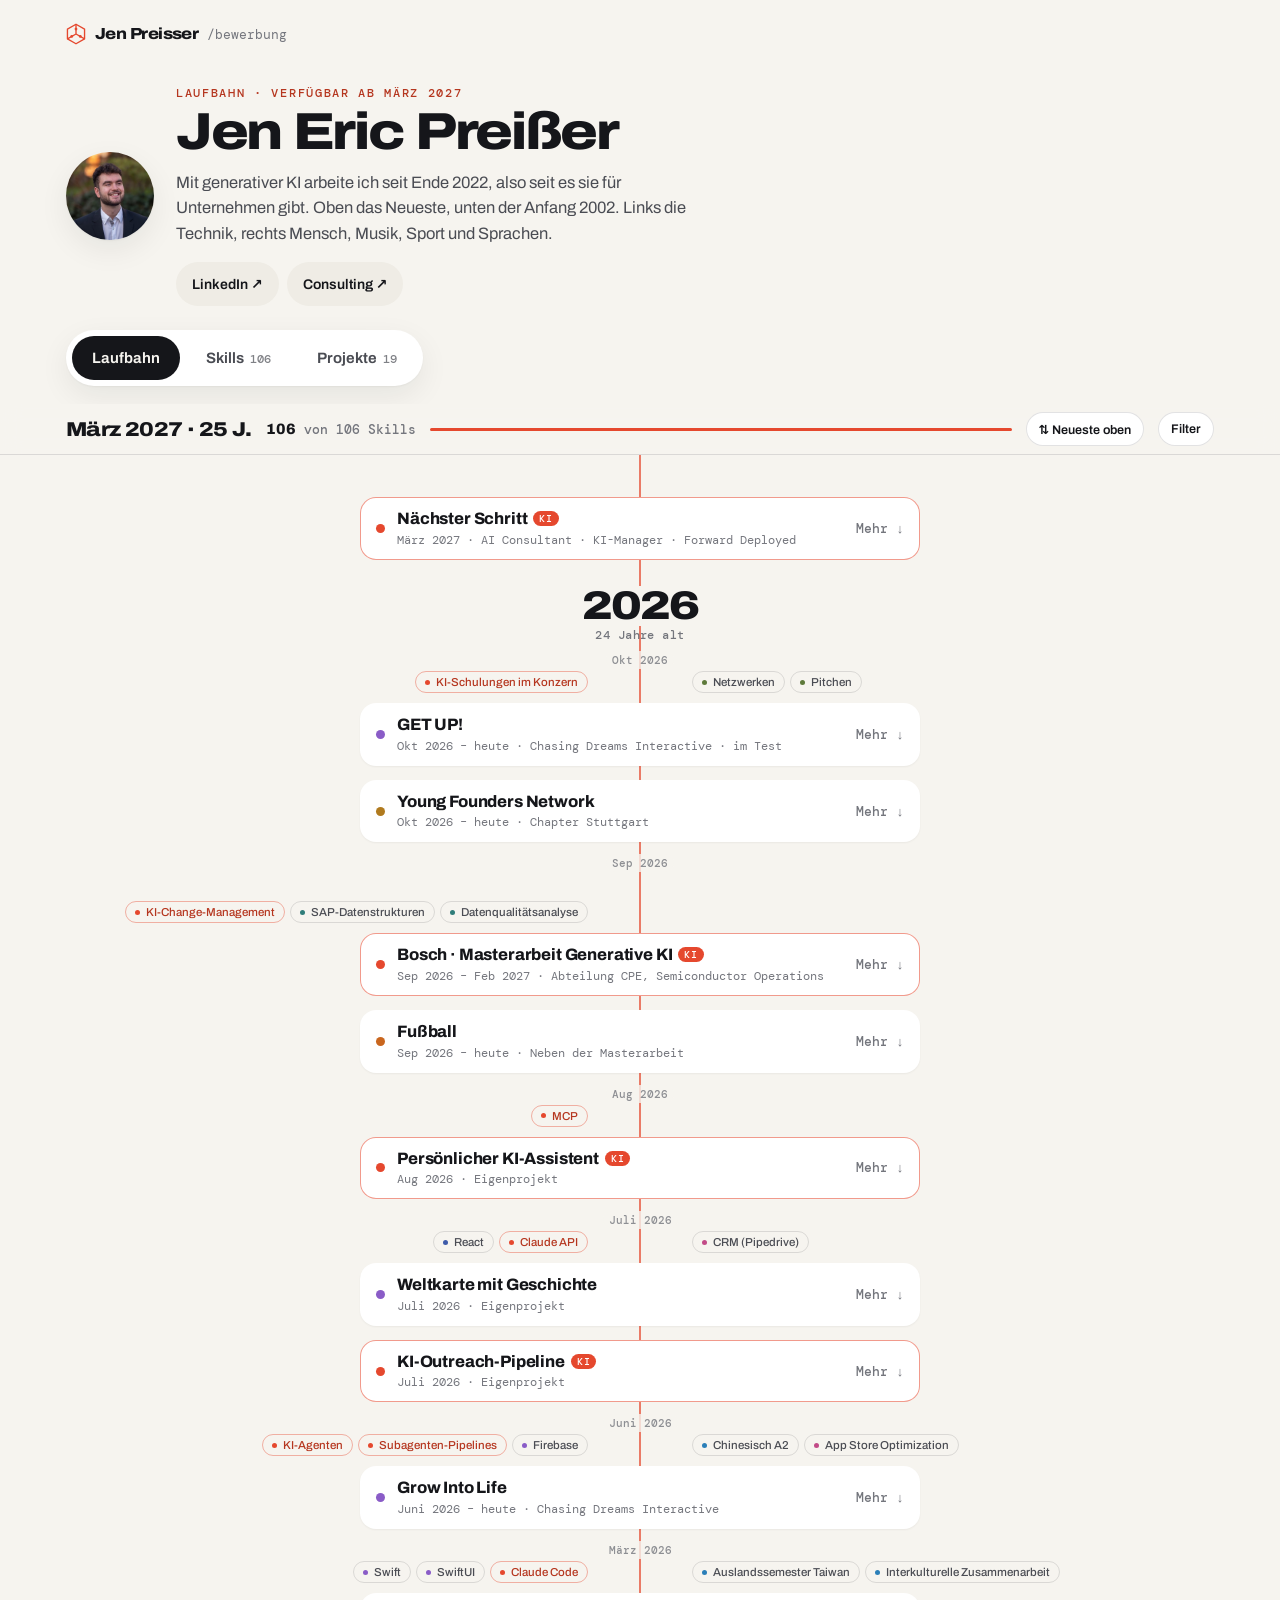
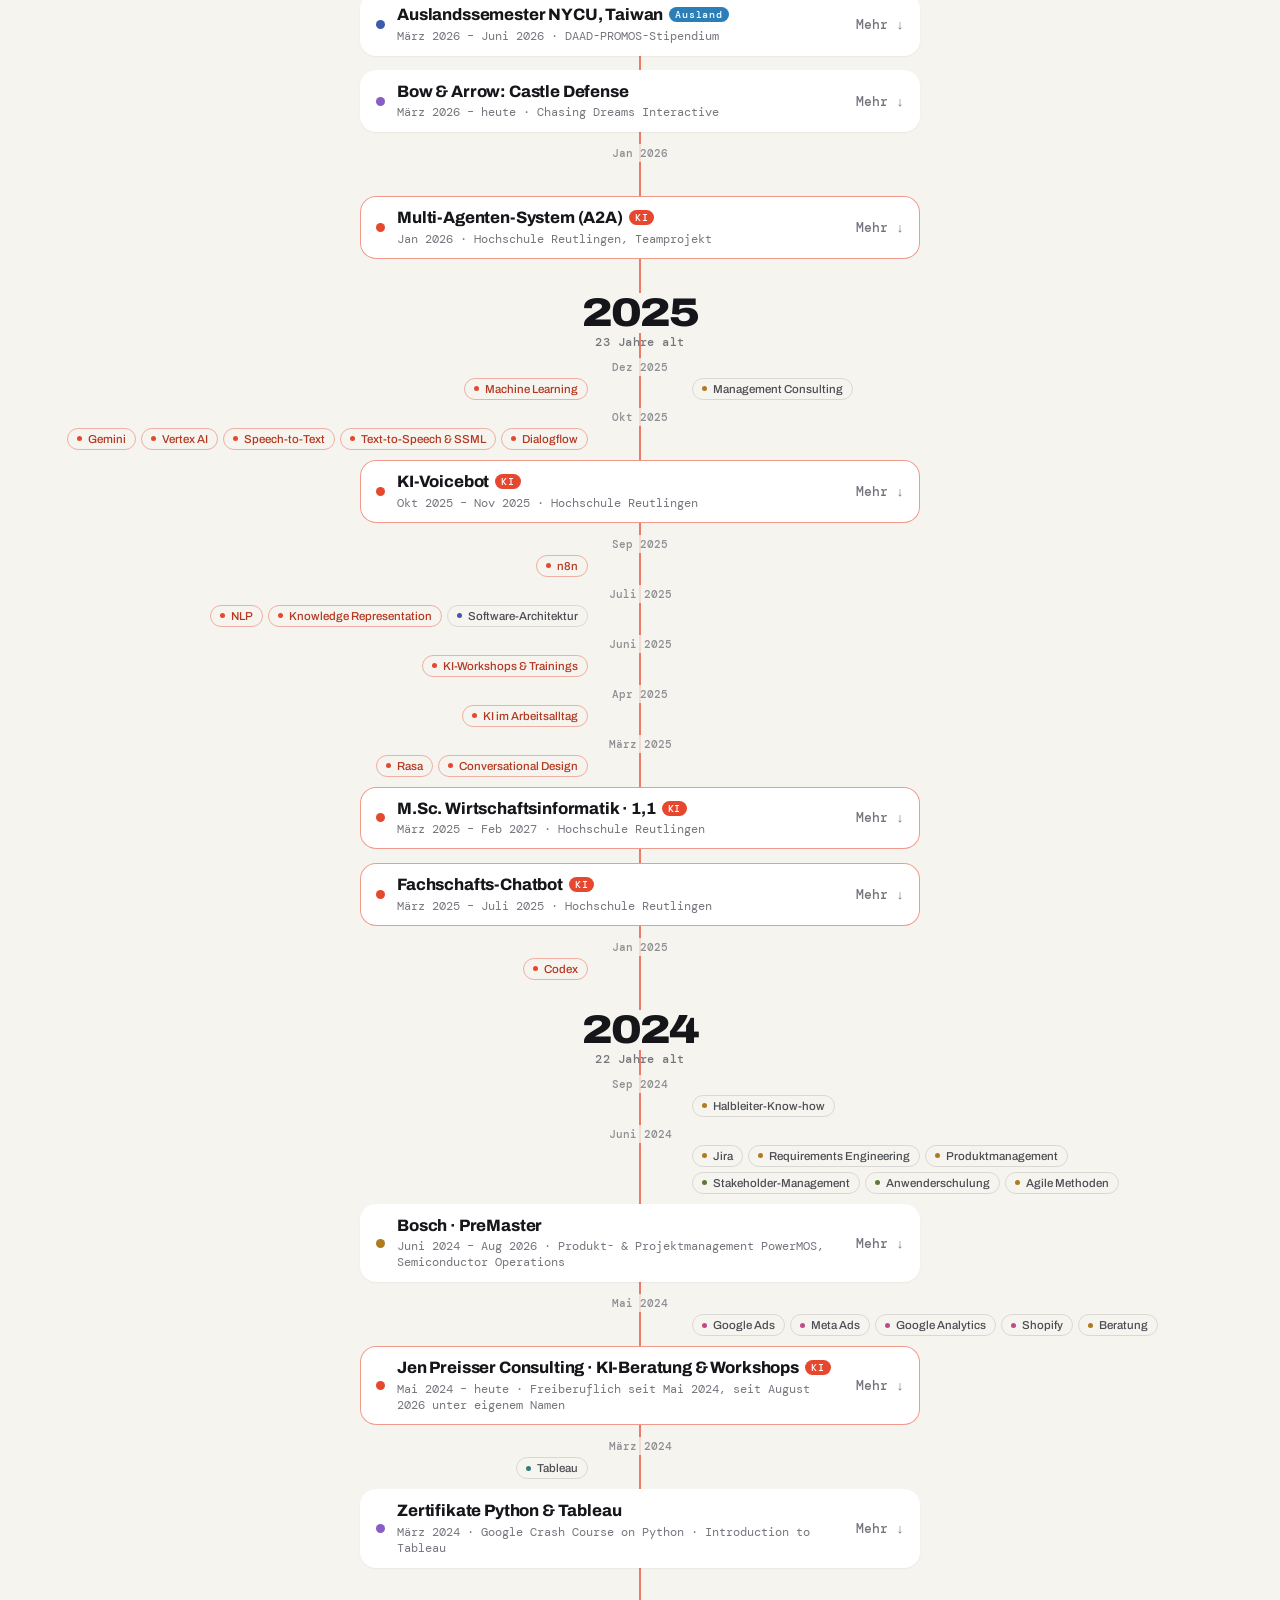
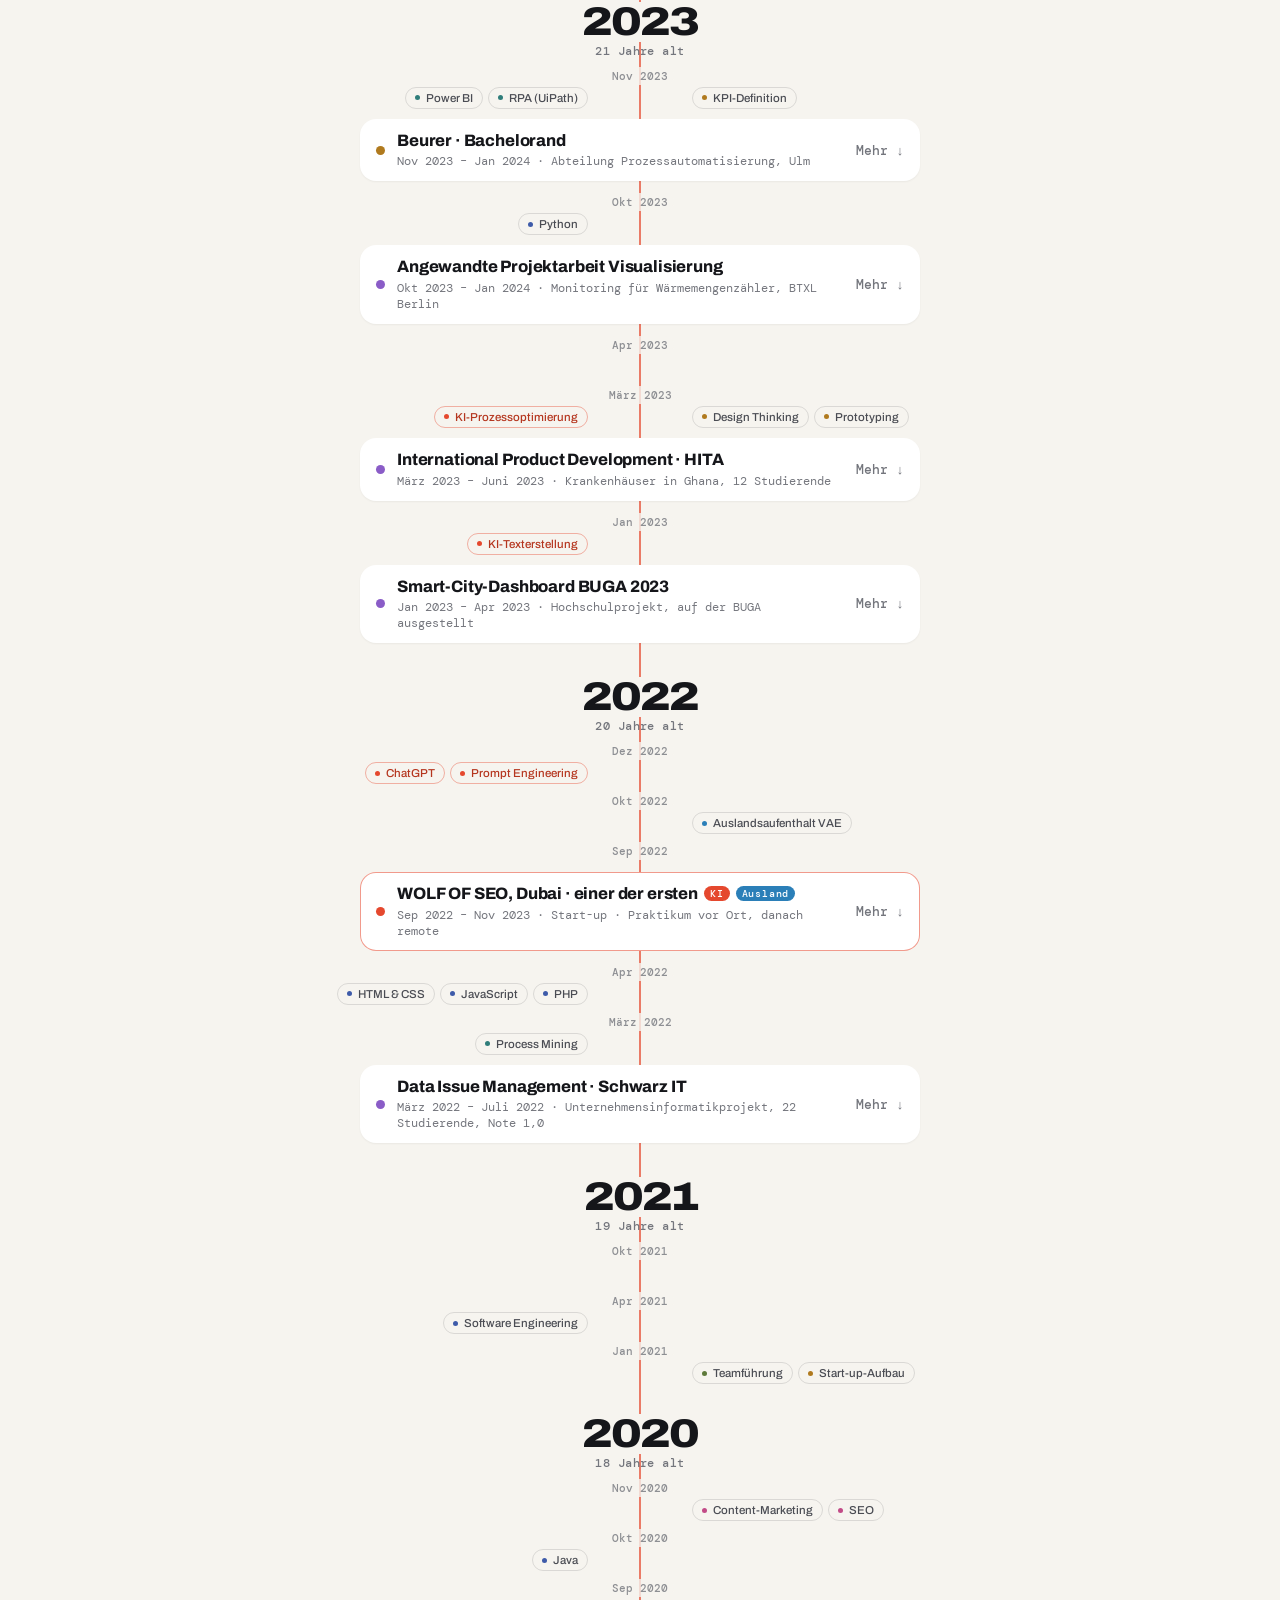
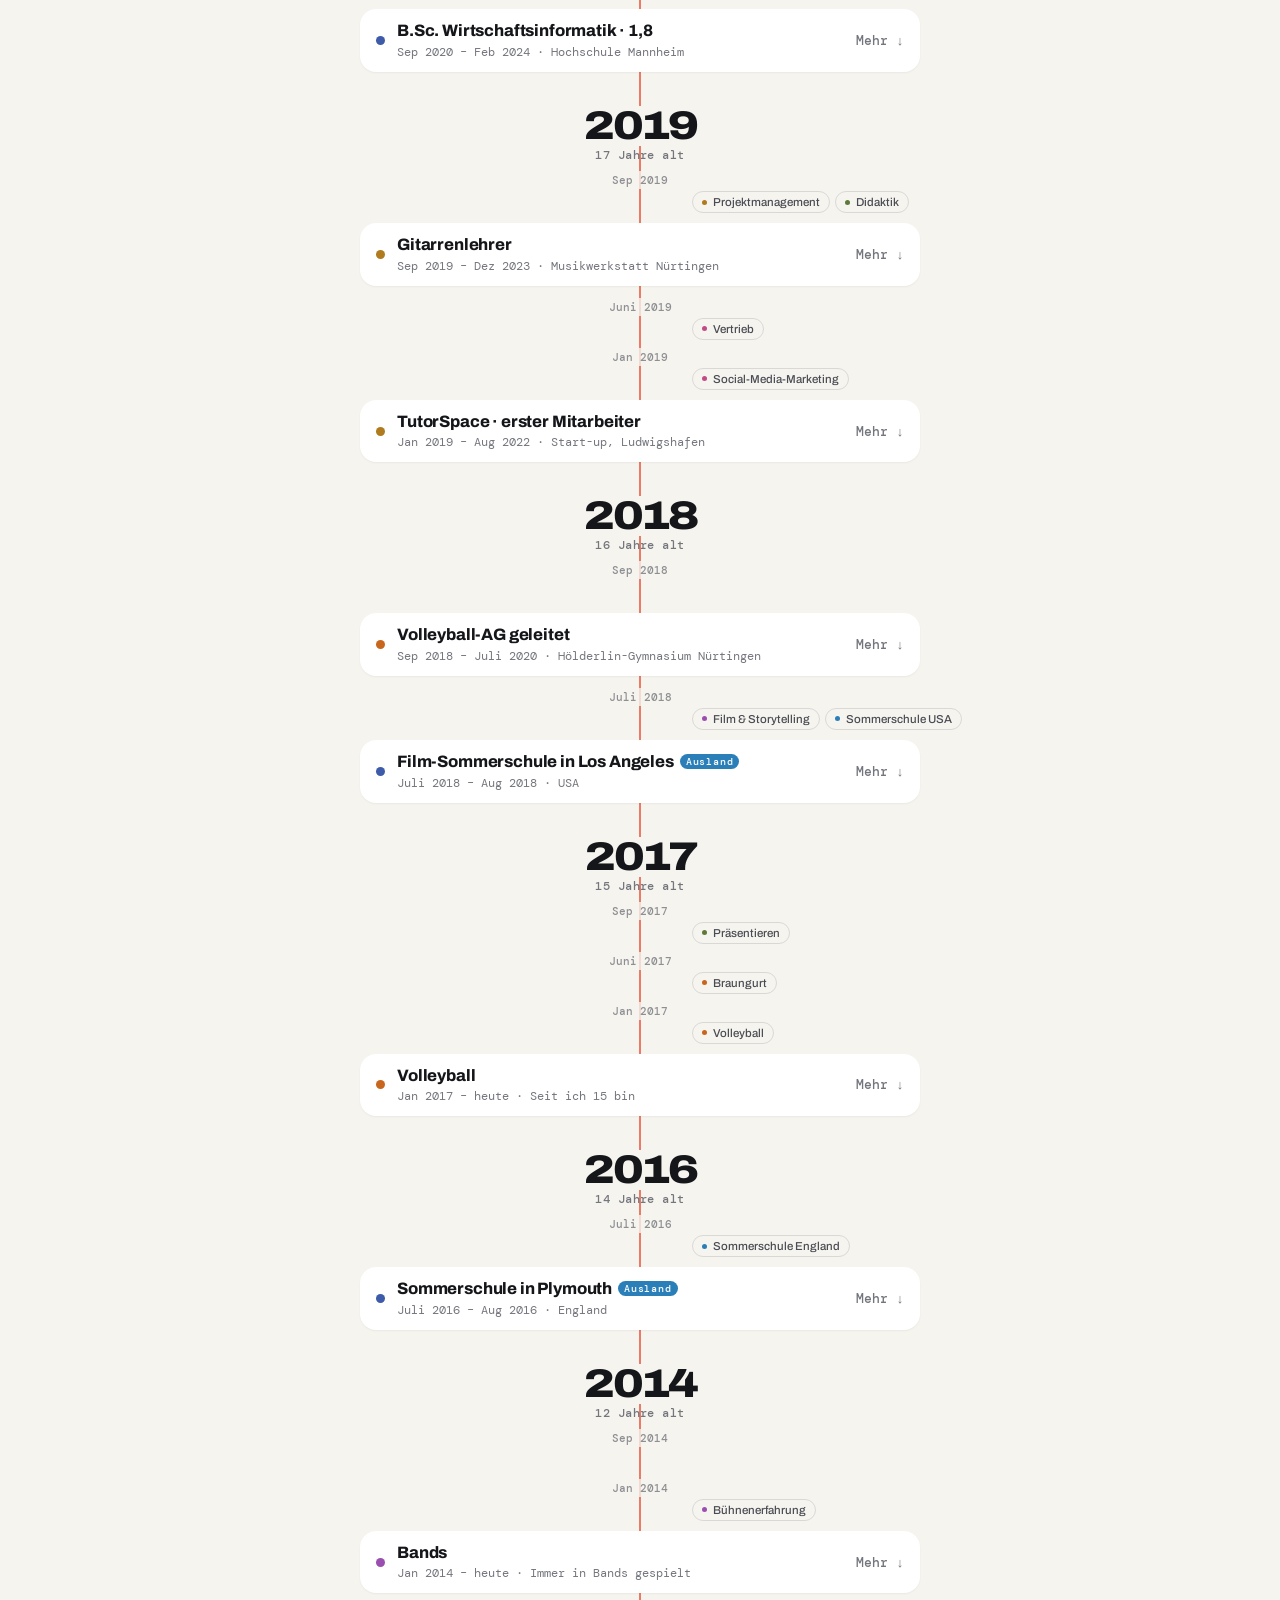
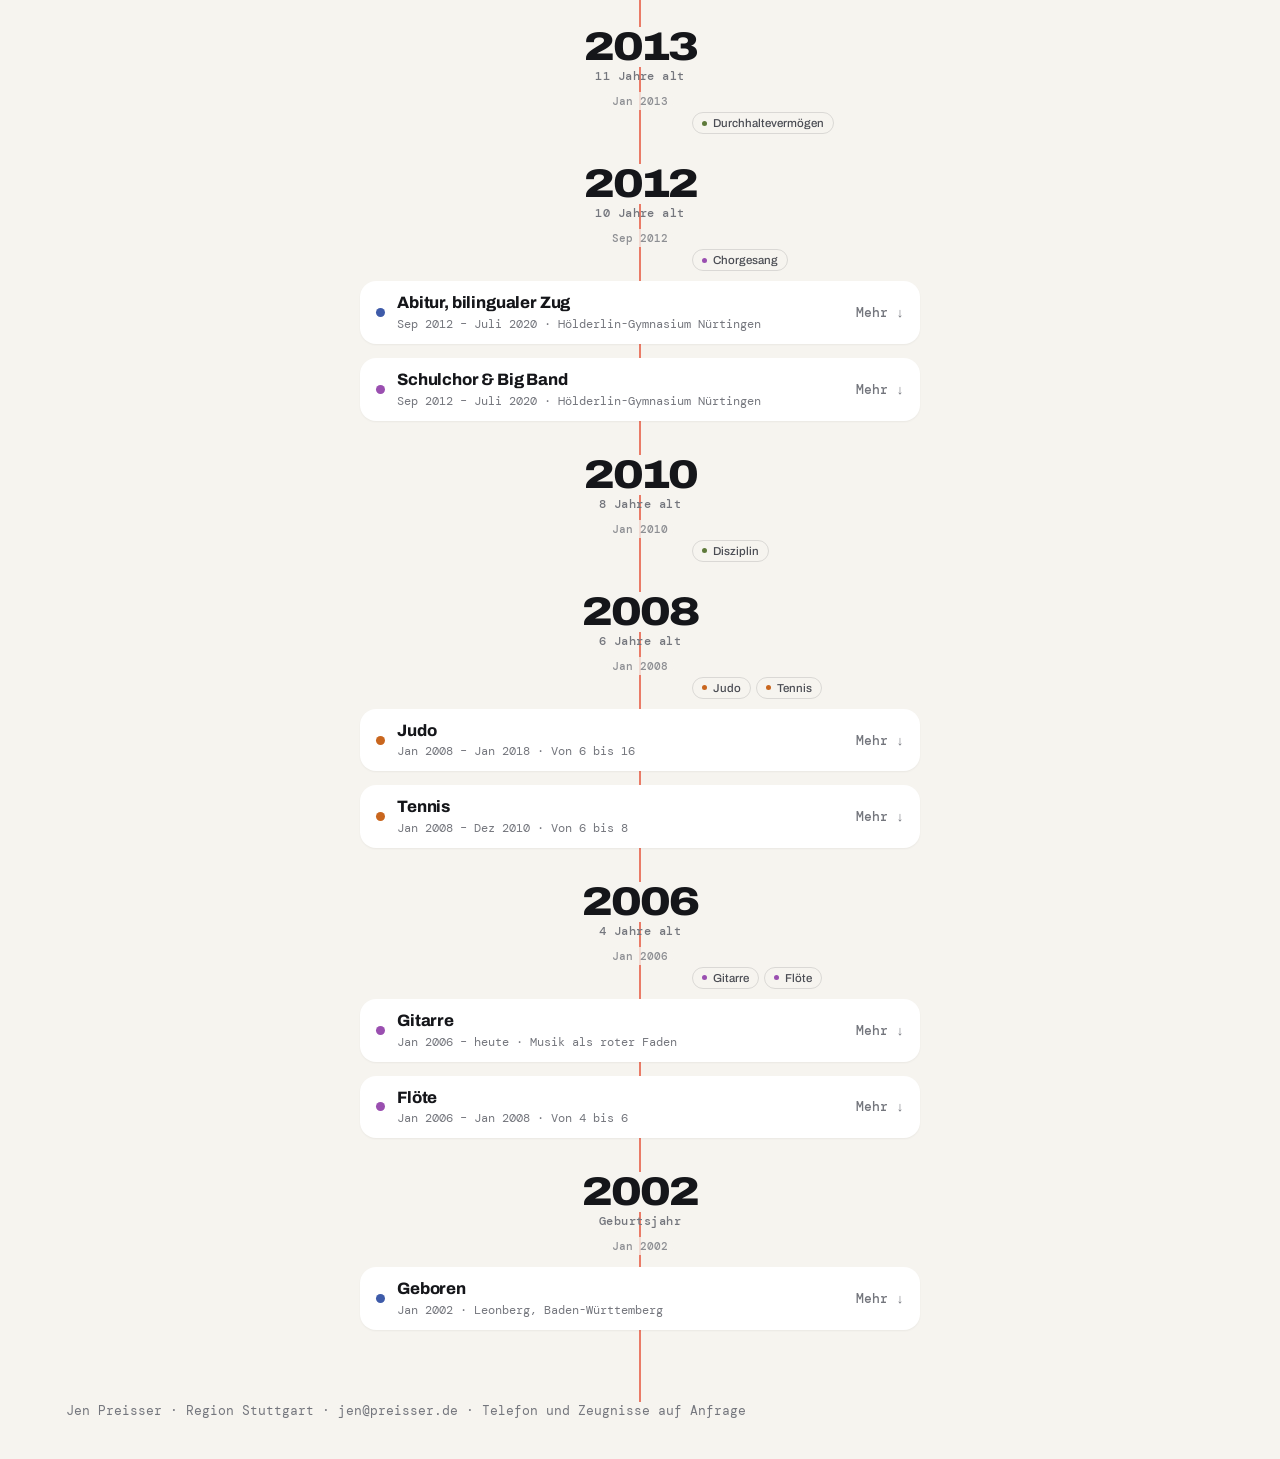
<file: bewerbung/index.html>
<!doctype html>
<html lang="de">
<head>
<meta charset="utf-8">
<meta name="viewport" content="width=device-width,initial-scale=1,viewport-fit=cover">
<title>Jen Preisser · Laufbahn</title>
<meta name="description" content="Jen Eric Preißer: Laufbahn, Skills und Projekte. Generative KI seit 2022, Bosch, KI-Beratung, eigene Apps. Verfügbar ab März 2027.">
<link rel="preconnect" href="https://fonts.googleapis.com">
<link rel="stylesheet" href="https://fonts.googleapis.com/css2?family=Archivo:wdth,wght@62..125,400..900&family=DM+Mono:wght@400;500&display=swap">
<style>body{margin:0}[hidden]{display:none!important}img{max-width:100%}</style>
</head>
<body>
<style>
/* Layout: senkrechter Zeitstrahl in der Mitte. Links die Technik-Skills, rechts Mensch und Markt, Stationen als Karten und als farbige Linien entlang der Achse */
:root{
  --bg:#F6F4EF; --surface:#FFFFFF; --surface2:#EFECE5; --ink:#15161A; --ink2:#4A4C53; --muted:#74767D; --line:rgba(21,22,26,.12);
  --ai:#E5482E; --aiText:#B5361F; --aiSoft:rgba(229,72,46,.10);
  --c-k:#E5482E; --c-d:#2F7D7A; --c-e:#3E5BA9; --c-a:#8A5CC7; --c-p:#B07A1E; --c-m:#C24B87; --c-s:#5E7A3A; --c-g:#2B7FB8; --c-mu:#9A4FB0; --c-sp:#C9661E;
  --shadow:0 1px 2px rgba(21,22,26,.04),0 10px 30px rgba(21,22,26,.07);
  --display:'Archivo',system-ui,sans-serif; --mono:'DM Mono',ui-monospace,Menlo,monospace; --ease:cubic-bezier(.22,.61,.36,1);
}
@media (prefers-color-scheme: dark){:root:not([data-theme="light"]){
  --bg:#0F1013; --surface:#17191E; --surface2:#20232A; --ink:#F0EEE8; --ink2:#C6C4BD; --muted:#9A988F; --line:rgba(240,238,232,.13);
  --ai:#FF6A4D; --aiText:#FF9077; --aiSoft:rgba(255,106,77,.15);
  --c-k:#FF6A4D; --c-d:#5CC0BB; --c-e:#7F9BEA; --c-a:#B790EE; --c-p:#E0AE56; --c-m:#EE84B8; --c-s:#9CC16E; --c-g:#6FB7E8; --c-mu:#D19AE6; --c-sp:#F2A35E;
  --shadow:0 1px 2px rgba(0,0,0,.3),0 10px 30px rgba(0,0,0,.35); color-scheme:dark}}
:root[data-theme="dark"]{
  --bg:#0F1013; --surface:#17191E; --surface2:#20232A; --ink:#F0EEE8; --ink2:#C6C4BD; --muted:#9A988F; --line:rgba(240,238,232,.13);
  --ai:#FF6A4D; --aiText:#FF9077; --aiSoft:rgba(255,106,77,.15);
  --c-k:#FF6A4D; --c-d:#5CC0BB; --c-e:#7F9BEA; --c-a:#B790EE; --c-p:#E0AE56; --c-m:#EE84B8; --c-s:#9CC16E; --c-g:#6FB7E8; --c-mu:#D19AE6; --c-sp:#F2A35E;
  --shadow:0 1px 2px rgba(0,0,0,.3),0 10px 30px rgba(0,0,0,.35); color-scheme:dark}
*{box-sizing:border-box}
html{scroll-behavior:smooth}
body{background:var(--bg);color:var(--ink);font-family:var(--display);font-size:16px;line-height:1.55}
body::before{content:"";position:fixed;inset:0 0 auto;height:env(safe-area-inset-top,0px);z-index:40;background:var(--bg)}
a{color:inherit}
:focus-visible{outline:2px solid var(--ai);outline-offset:3px;border-radius:8px}
.wrap{max-width:1180px;margin:0 auto;padding-left:max(16px,env(safe-area-inset-left,0px));padding-right:max(16px,env(safe-area-inset-right,0px))}
h1,h2,h3{text-wrap:balance;margin:0}
.eyebrow{font:500 12px var(--mono);letter-spacing:.14em;text-transform:uppercase;color:var(--aiText)}

.top{display:flex;align-items:center;gap:9px;padding-block:22px;font-weight:800;font-stretch:112%;letter-spacing:-.035em}
.top svg{width:20px;height:22px;color:var(--ai)}
.top span{font:400 13px var(--mono);color:var(--muted);letter-spacing:0}
.hero{display:flex;flex-wrap:wrap;gap:28px;align-items:center;padding-block:28px 36px}
.hero img{width:112px;height:112px;border-radius:50%;object-fit:cover;box-shadow:var(--shadow);animation:float 9s ease-in-out infinite}
.hero .txt{flex:999 1 440px;min-width:0}
.hero h1{font-size:clamp(38px,6.4vw,64px);font-weight:820;font-stretch:116%;letter-spacing:-.045em;line-height:.98;margin-top:6px}
.hero p{margin:12px 0 0;max-width:58ch;color:var(--ink2);font-size:18px}
.hero .links{margin-top:16px}

.facts{display:grid;grid-template-columns:repeat(auto-fit,minmax(150px,1fr));gap:12px;margin-bottom:28px}
.fact{background:var(--surface);border-radius:18px;box-shadow:var(--shadow);padding:16px 18px}
.fact b{display:block;font:820 30px var(--display);font-stretch:116%;letter-spacing:-.03em;line-height:1.05}
.fact span{font:12.5px var(--mono);color:var(--muted)}
.chapters{display:flex;flex-wrap:wrap;gap:8px;margin-bottom:28px}
.chapters a{display:inline-flex;align-items:center;min-height:40px;padding:0 14px;border-radius:999px;background:var(--surface);box-shadow:var(--shadow);text-decoration:none;font:600 14px var(--display)}
.chapters a small{font:12px var(--mono);color:var(--muted);margin-left:8px}
.filters{display:grid;gap:10px;width:100%}
.frow{display:flex;flex-wrap:wrap;gap:6px;align-items:center}
.frow .ft{font:500 11px var(--mono);letter-spacing:.12em;text-transform:uppercase;color:var(--muted);min-width:7.5em}
.tog{position:relative;display:inline-flex;align-items:center;gap:7px;min-height:34px;padding:0 12px 0 10px;border-radius:999px;border:1px solid var(--line);background:var(--surface);color:var(--ink);font:500 12.5px var(--display);cursor:pointer;user-select:none;transition:opacity .4s var(--ease),background .4s var(--ease)}
.tog input{appearance:none;-webkit-appearance:none;width:16px;height:16px;margin:0;border-radius:5px;border:1.5px solid var(--c,var(--muted));display:grid;place-items:center;cursor:pointer;transition:background .3s var(--ease)}
.tog input:checked{background:var(--c,var(--ink))}
.tog input:checked::after{content:"";width:8px;height:4px;border:2px solid #fff;border-top:0;border-right:0;transform:translateY(-1px) rotate(-45deg)}
.tog:has(input:not(:checked)){opacity:.5}
.tog input:focus-visible{outline:2px solid var(--ai);outline-offset:2px}
.ftools{display:flex;gap:6px;margin-left:auto}
.ftools button{min-height:34px;padding:0 12px;border-radius:999px;border:1px solid var(--line);background:transparent;color:var(--ink2);font:500 12px var(--mono);cursor:pointer}
.filtertoggle{min-height:36px;padding:0 14px;border-radius:999px;border:1px solid var(--line);background:var(--surface);color:var(--ink);font:600 13px var(--display);cursor:pointer;margin-left:auto}
.off{display:none!important}
.year small{display:block;text-align:center;font:500 13px var(--mono);color:var(--muted);letter-spacing:.04em;margin-top:6px;position:relative;z-index:2}
.year{flex-direction:column;align-items:center}
/* Reiter */
.vtabs{display:flex;flex-wrap:wrap;gap:6px;padding:6px;border-radius:999px;background:var(--surface);box-shadow:var(--shadow);width:max-content;max-width:100%;margin-bottom:26px}
.vtabs button{min-height:44px;padding:0 20px;border-radius:999px;border:0;background:transparent;color:var(--ink2);font:650 15px var(--display);cursor:pointer;transition:background .4s var(--ease),color .4s var(--ease)}
.vtabs button[aria-selected="true"]{background:var(--ink);color:var(--bg)}
.vtabs button small{font:500 12px var(--mono);opacity:.7;margin-left:6px}
.view[hidden]{display:none!important}
/* Skills-Ansicht */
.sk-tools{display:flex;flex-wrap:wrap;gap:10px 14px;align-items:center;margin-bottom:14px}
.sk-tools input[type=search]{flex:1 1 240px;min-height:44px;padding:0 16px;border-radius:999px;border:1px solid var(--line);background:var(--surface);color:var(--ink);font:15px var(--display)}
.sk-tools select{min-height:44px;padding:0 14px;border-radius:999px;border:1px solid var(--line);background:var(--surface);color:var(--ink);font:500 14px var(--display)}
.sk-tools label.lab{font:500 12px var(--mono);color:var(--muted)}
.panelbox{background:var(--surface);border-radius:20px;box-shadow:var(--shadow);padding:18px 20px;margin-bottom:16px}
.dist{display:flex;height:12px;border-radius:999px;overflow:hidden;margin:6px 0 4px;background:var(--surface2)}
.dist i{display:block;height:100%;background:var(--c);transition:width .6s var(--ease)}
.sgroup{margin-top:22px}
.sgroup h3{display:flex;align-items:center;gap:10px;font-size:20px;font-weight:780;letter-spacing:-.01em;margin-bottom:10px}
.sgroup h3 i{width:12px;height:12px;border-radius:50%;background:var(--c)}
.sgroup h3 small{font:500 12.5px var(--mono);color:var(--muted)}
.sgrid{display:grid;grid-template-columns:repeat(auto-fill,minmax(220px,1fr));gap:8px}
.scard{display:flex;flex-direction:column;gap:2px;text-align:left;padding:10px 14px;border-radius:14px;border:1px solid var(--line);background:var(--surface);color:var(--ink);cursor:pointer;transition:transform .4s var(--ease),box-shadow .4s var(--ease)}
.scard:hover{transform:translateY(-2px);box-shadow:var(--shadow)}
.scard b{display:flex;align-items:center;gap:8px;font:650 14.5px var(--display)}
.scard b i{width:7px;height:7px;border-radius:50%;background:var(--c);flex:none}
.scard span{font:12px var(--mono);color:var(--muted)}
.scard.k{border-color:color-mix(in srgb,var(--ai) 45%,transparent)}
.empty{font:14px var(--mono);color:var(--muted);padding:20px 0}
/* Projekte-Ansicht */
.pgrid{display:grid;grid-template-columns:repeat(auto-fill,minmax(320px,1fr));gap:16px}
.pcard{display:flex;flex-direction:column;background:var(--surface);border-radius:20px;box-shadow:var(--shadow);overflow:hidden}
.pcard .ph{aspect-ratio:16/9;background:var(--surface2);display:grid;place-items:center;font:850 42px var(--display);font-stretch:118%;color:var(--c);letter-spacing:-.04em}
.pcard .ph img{width:100%;height:100%;object-fit:cover;display:block}
.pcard .pb{padding:16px 18px 18px;display:flex;flex-direction:column;gap:8px;flex:1}
.pcard h3{font-size:20px;font-weight:780;letter-spacing:-.01em;line-height:1.2}
.pcard .meta{font:12.5px var(--mono);color:var(--muted)}
.pcard p{margin:0;color:var(--ink2);font-size:15px}
.pcard .learned{margin-top:4px}
.pcard .links{margin-top:auto;padding-top:8px}
.ptag{display:inline-block;font:500 10.5px var(--mono);letter-spacing:.08em;text-transform:uppercase;padding:2px 8px;border-radius:999px;background:var(--surface2);color:var(--ink2);margin-right:4px}
.ptag.k{background:var(--ai);color:#fff}
/* mitlaufende Leiste */
.bar{position:sticky;top:env(safe-area-inset-top,0px);z-index:30;background:color-mix(in srgb,var(--bg) 88%,transparent);backdrop-filter:blur(10px);-webkit-backdrop-filter:blur(10px);border-bottom:1px solid var(--line)}
.bar .wrap{display:flex;flex-wrap:wrap;gap:8px 16px;align-items:center;padding-block:10px}
.now{font:820 26px var(--display);font-stretch:116%;letter-spacing:-.03em;min-width:7.5ch;font-variant-numeric:tabular-nums;transition:opacity .5s var(--ease)}
.count{font:500 13px var(--mono);color:var(--muted)}
.count b{font:820 18px var(--display);color:var(--ink);font-variant-numeric:tabular-nums}
.progress{flex:1 1 160px;height:4px;border-radius:4px;background:var(--surface2);overflow:hidden}
.progress i{display:block;height:100%;width:0;background:var(--ai);transition:width .5s var(--ease)}
.cats{width:100%;display:flex;flex-wrap:wrap;gap:6px}
.cat{display:inline-flex;align-items:center;gap:7px;min-height:34px;padding:0 12px;border-radius:999px;border:1px solid var(--line);background:transparent;color:var(--ink2);font:500 12px var(--mono);cursor:pointer;transition:opacity .4s var(--ease)}
.cat i{width:8px;height:8px;border-radius:50%;background:var(--c)}
.cat[aria-pressed="false"]{opacity:.4}
.cat.ai[aria-pressed="true"]{background:var(--ai);border-color:var(--ai);color:#fff}
.cat.ai[aria-pressed="true"] i{background:#fff}

/* Zeitstrahl */
.tl{position:relative;padding-block:28px 80px}
.spine{position:absolute;top:0;bottom:0;left:50%;width:2px;margin-left:-1px;background:var(--line)}
.spine i{position:absolute;top:0;left:0;width:2px;background:var(--ai);height:0;transition:height .3s linear}
.lines{position:absolute;inset:0;pointer-events:none}
.sline{position:absolute;width:3px;border-radius:3px;background:var(--c,var(--muted));opacity:.35;transition:opacity .5s var(--ease)}
.sline.sel{opacity:1}
.year{position:relative;display:flex;justify-content:center;padding-block:22px 6px}
.year span{position:relative;z-index:2;font:850 clamp(36px,6vw,64px) var(--display);font-stretch:120%;letter-spacing:-.05em;line-height:1;color:var(--ink);background:var(--bg);padding:0 18px}
.month{position:relative;display:grid;grid-template-columns:minmax(0,1fr) 120px minmax(0,1fr);align-items:start;padding-block:10px}
.mlabel{grid-column:2;justify-self:center;position:relative;z-index:2;font:500 12px var(--mono);color:var(--muted);background:var(--bg);padding:3px 10px;border-radius:999px;border:1px solid var(--line);white-space:nowrap}
.month.cur .mlabel{color:#fff;background:var(--ai);border-color:var(--ai)}
.left,.right{display:flex;flex-wrap:wrap;gap:6px;align-content:flex-start;padding-top:2px}
.left{grid-column:1;justify-content:flex-end;padding-right:6px}
.right{grid-column:3;padding-left:6px}
.sk{display:inline-flex;align-items:center;gap:6px;height:26px;padding:0 11px;border-radius:999px;background:var(--surface2);color:var(--ink);font:500 12.5px var(--display);white-space:nowrap;transition:opacity 1s var(--ease),transform 1s var(--ease),filter 1s var(--ease),box-shadow .4s}
.sk i{width:6px;height:6px;border-radius:50%;background:var(--c);flex:none}
.sk.k{background:var(--aiSoft);color:var(--aiText)}
.js .sk:not(.in){opacity:0;filter:blur(3px)}
.js .left .sk:not(.in){transform:translateX(14px)}
.js .right .sk:not(.in){transform:translateX(-14px)}
.sk.in span{display:inline-block;animation:float var(--d,7s) ease-in-out infinite;animation-delay:var(--dl,0s)}
.sk.dim{opacity:.15!important}
.sk.gone,.card.gone,.mlabel.gone{opacity:.1!important;filter:blur(2px);transform:translateY(-6px)!important}
.card,.mlabel{transition:opacity .9s var(--ease),filter .9s var(--ease),transform .9s var(--ease)}
.sk.hl{box-shadow:0 0 0 2px var(--c)}
@keyframes float{0%,100%{transform:translateY(0)}50%{transform:translateY(-2px)}}

.card{position:relative;z-index:3;grid-column:1/-1;justify-self:center;width:min(640px,100%);margin-block:12px 6px;background:var(--surface);border-radius:20px;box-shadow:var(--shadow);overflow:hidden;transition:transform .6s var(--ease),opacity 1s var(--ease)}
.js .card:not(.in){opacity:0;transform:translateY(16px)}
.card.k{box-shadow:var(--shadow),inset 0 0 0 1.5px var(--ai)}
.card button.head{all:unset;box-sizing:border-box;display:flex;gap:14px;align-items:center;width:100%;padding:16px 18px;cursor:pointer;min-height:56px}
.card .dot{width:12px;height:12px;border-radius:50%;background:var(--c);flex:none}
.card h3{font-size:19px;font-weight:760;letter-spacing:-.01em;line-height:1.25}
.card .meta{font:12.5px var(--mono);color:var(--muted);margin-top:2px}
.card .chev{margin-left:auto;font:500 13px var(--mono);color:var(--muted);white-space:nowrap}
.card .body{padding:0 18px 18px}
.card .body img{width:100%;max-width:100%;aspect-ratio:16/9;object-fit:cover;border-radius:12px;display:block;margin-bottom:12px}
.card .body p{margin:0 0 6px;color:var(--ink2)}
.card .body ul{margin:6px 0 0;padding-left:18px;color:var(--ink2)}.card .body li{margin:4px 0}
.learned{display:flex;flex-wrap:wrap;gap:6px;margin-top:12px}
.links{display:flex;flex-wrap:wrap;gap:8px;margin-top:14px}
.lnk{display:inline-flex;align-items:center;min-height:44px;padding:0 16px;border-radius:999px;background:var(--surface2);color:var(--ink);font:600 14px var(--display);text-decoration:none;transition:transform .4s var(--ease)}
.lnk:hover{transform:translateY(-1px)}
.lnk.hot{background:var(--ai);color:#fff}
.badge{font:500 10.5px var(--mono);letter-spacing:.08em;padding:2px 7px;border-radius:999px;background:var(--ai);color:#fff;margin-left:6px;vertical-align:2px}
.badge.g{background:var(--c-g)}
.end{display:flex;justify-content:center;padding-top:30px;position:relative;z-index:2}
.end .card{margin:0}
footer{padding-block:0 40px;font:13px var(--mono);color:var(--muted)}

@media (max-width:760px){
  .spine,.lines{left:22px}.spine{left:22px}
  .month{grid-template-columns:44px minmax(0,1fr)}
  .mlabel{grid-column:1/-1;justify-self:start;margin-left:0}
  .left,.right{grid-column:2;justify-content:flex-start;padding:6px 0 0}
  .year{justify-content:flex-start}.year span{padding-left:0}
  .card{grid-column:1/-1;width:100%}
}
@media (prefers-reduced-motion:reduce){*{animation:none!important;transition:none!important}html{scroll-behavior:auto}.js .sk:not(.in),.js .card:not(.in){opacity:1!important;filter:none!important;transform:none!important}}

/* ===== Aufgeräumt ===== */
.hero{padding-block:16px 24px;gap:22px}
.hero img{width:88px;height:88px;animation:none}
.hero h1{font-size:clamp(34px,5vw,52px)}
.hero p{font-size:16.5px}
.vtabs{margin-bottom:18px}
.bar .wrap{flex-wrap:nowrap;gap:14px;padding-block:8px;position:relative}
.now{font-size:20px;min-width:auto;white-space:nowrap}
.count{white-space:nowrap}
.count b{font-size:15px}
.progress{height:3px}
.filters{position:absolute;left:0;right:0;top:100%;background:var(--bg);border-bottom:1px solid var(--line);padding:12px max(16px,env(safe-area-inset-right,0px)) 14px max(16px,env(safe-area-inset-left,0px));box-shadow:0 12px 24px rgba(0,0,0,.08)}
.filtertoggle{min-height:34px;font-size:12.5px;padding:0 12px;white-space:nowrap}
.tl{padding-block:12px 64px}
.spine{opacity:.7}
.sline{width:2px;opacity:0}
.sline.sel{opacity:.9}
.filters[hidden],[hidden]{display:none!important}
.year{padding-block:26px 4px}
.year span{font-size:clamp(28px,4vw,40px);padding:0 14px}
.year small{font-size:11.5px;margin-top:2px}
.month{padding-block:4px;grid-template-columns:minmax(0,1fr) 92px minmax(0,1fr)}
.mlabel{border:0;background:var(--bg);padding:2px 6px;font-size:11px;color:var(--muted);opacity:.8}
.month.cur .mlabel{background:var(--bg);color:var(--aiText);opacity:1;border:0}
.left,.right{gap:5px}
.sk{height:22px;padding:0 9px;font-size:11.5px;background:transparent;border:1px solid var(--line);color:var(--ink2)}
.sk i{width:5px;height:5px}
.sk.k{background:transparent;border-color:color-mix(in srgb,var(--ai) 40%,transparent)}
.sk.in span{animation:none}
.card{width:min(560px,100%);margin-block:10px 4px;border-radius:16px;box-shadow:0 1px 2px rgba(0,0,0,.05)}
.card.k{box-shadow:inset 0 0 0 1px color-mix(in srgb,var(--ai) 55%,transparent)}
.card button.head{padding:12px 16px;min-height:48px;gap:12px}
.card h3{font-size:16.5px}
.card .meta{font-size:12px}
.card .dot{width:9px;height:9px}
.badge{font-size:10px;padding:1px 6px}
@media (max-width:760px){.bar .wrap{flex-wrap:wrap}.progress{display:none}}
</style>

<div class="wrap"><div class="top"><svg viewBox="0 0 32 36" fill="none" aria-hidden="true"><g stroke="currentColor" stroke-width="2.2" stroke-linejoin="round"><path d="M16 2 30 10 30 26 16 34 2 26 2 10Z"/><path d="M16 2 16 18M16 18 30 26M16 18 2 26"/></g><g fill="currentColor"><circle cx="16" cy="10" r="2.3"/><circle cx="23" cy="22" r="2.3"/><circle cx="9" cy="22" r="2.3"/></g></svg>Jen Preisser <span>/bewerbung</span></div>
<section class="hero">
  <img src="[data-uri]" alt="Porträt von Jen Eric Preißer">
  <div class="txt">
    <div class="eyebrow">Laufbahn · verfügbar ab März 2027</div>
    <h1>Jen Eric Preißer</h1>
    <p>Mit generativer KI arbeite ich seit Ende 2022, also seit es sie für Unternehmen gibt. Oben das Neueste, unten der Anfang 2002. Links die Technik, rechts Mensch, Musik, Sport und Sprachen.</p>
    <div class="links"><a class="lnk" href="https://www.linkedin.com/in/jen-prei%C3%9Fer-4967431b9/" target="_blank" rel="noopener">LinkedIn ↗</a><a class="lnk" href="https://jenpreisser-consulting.com" target="_blank" rel="noopener">Consulting ↗</a></div>
  </div>
</section>
<div class="vtabs" role="tablist" aria-label="Ansichten">
  <button role="tab" id="tab-laufbahn" aria-controls="view-laufbahn" aria-selected="true">Laufbahn</button>
  <button role="tab" id="tab-skills" aria-controls="view-skills" aria-selected="false">Skills<small id="tabSkN"></small></button>
  <button role="tab" id="tab-projekte" aria-controls="view-projekte" aria-selected="false">Projekte<small id="tabPrN"></small></button>
</div></div>

<div class="view" id="view-laufbahn" role="tabpanel" aria-labelledby="tab-laufbahn">
<div class="bar" aria-label="Fortschritt"><div class="wrap">
  <div class="now" id="now" aria-live="polite">Jan 2002</div>
  <div class="count"><b id="cnt">0</b> von <span id="tot">0</span> Skills</div>
  <div class="progress" aria-hidden="true"><i id="prog"></i></div>
  <button class="filtertoggle" id="order" aria-pressed="true" style="margin-left:auto">⇅ Neueste oben</button>
  <button class="filtertoggle" id="ftoggle" style="margin-left:0" aria-expanded="false" aria-controls="filters">Filter</button>
  <div class="filters" id="filters" hidden>
    <div class="frow" id="fArea"><span class="ft">Bereiche</span></div>
    <div class="frow" id="fSkill"><span class="ft">Skills</span></div>
  </div>
</div></div>

<main class="wrap">
  <div class="tl" id="tl"><div class="spine"><i id="fill"></i></div><div class="lines" id="lines"></div><div id="flow"></div></div></main>
</div>

<section class="view wrap" id="view-skills" role="tabpanel" aria-labelledby="tab-skills" hidden>
  <div class="panelbox">
    <div class="sk-tools">
      <label for="sq" class="sr">Skills durchsuchen</label><input type="search" id="sq" placeholder="Skill suchen, z. B. Python, Gitarre, RAG">
      <label class="lab" for="ssort">Ordnen nach</label>
      <select id="ssort"><option value="cat">Bereich</option><option value="time">Zeitpunkt</option><option value="alpha">A bis Z</option><option value="station">Station</option></select>
    </div>
    <div class="frow" id="sF"></div>
    <div class="dist" id="sDist" aria-hidden="true"></div>
    <div class="count" id="sCount"></div>
  </div>
  <div id="sList"></div>
</section>

<section class="view wrap" id="view-projekte" role="tabpanel" aria-labelledby="tab-projekte" hidden>
  <div class="panelbox">
    <div class="frow" id="pF"></div>
    <div class="sk-tools" style="margin:12px 0 0"><label class="lab" for="psort">Ordnen nach</label><select id="psort"><option value="new">Neueste zuerst</option><option value="old">Älteste zuerst</option><option value="skills">Meiste Skills</option></select><span class="count" id="pCount"></span></div>
  </div>
  <div class="pgrid" id="pList"></div>
</section>
<footer class="wrap">Jen Preisser · Region Stuttgart · jen@preisser.de · Telefon und Zeugnisse auf Anfrage</footer>

<script>
document.documentElement.classList.add("js");
const IMG={bosch:"[data-uri]",bow:"[data-uri]",grow:"[data-uri]",etg:"[data-uri]",a2a:"[data-uri]",welt:"[data-uri]"};
const L={
 li:["LinkedIn","https://www.linkedin.com/in/jen-prei%C3%9Fer-4967431b9/"],
 cdi:["Chasing Dreams Interactive","https://chasingdreamsinteractive.com"],
 bow:["Bow & Arrow im App Store","https://apps.apple.com/de/app/bow-arrow/id6764893835"],
 grow:["Grow Into Life im App Store","https://apps.apple.com/de/app/id6777678110"],
 getup:["GET UP! mittesten (TestFlight)","https://testflight.apple.com/join/4xP4uaGr",1],
 etg:["etg24","https://www.etg24.de"], immo:["Preißer Immobilien","https://preisser-immobilien.de"],
 jpc:["Jen Preisser Consulting","https://jenpreisser-consulting.com"], welt:["Weltkarte ansehen","https://prypien.github.io/worldhistory"],
 tutor:["TutorSpace","https://tutorspace.de"]
};
const S=[
 {id:"geburt",lane:1,from:"2002-01",to:"2002-01",t:"Geboren",o:"Leonberg, Baden-Württemberg",sum:"Im Januar 2002 in Leonberg geboren, aufgewachsen in Nürtingen."},
 {id:"gitarre",lane:3,from:"2006-01",to:"2027-03",t:"Gitarre",o:"Musik als roter Faden",sum:"Mit vier Jahren habe ich angefangen, Gitarre zu spielen. Seitdem begleitet mich die Musik durch jede Lebensphase, später auch mit dem E-Bass und als Lehrer.",sk:["Gitarre|mu"]},
 {id:"floete",lane:3,from:"2006-01",to:"2008-01",t:"Flöte",o:"Von 4 bis 6",sum:"Von vier bis sechs Flöte gelernt, parallel zu den ersten Gitarrenstunden.",sk:["Flöte|mu"]},
 {id:"judo",lane:4,from:"2008-01",to:"2018-01",t:"Judo",o:"Von 6 bis 16",sum:"Zehn Jahre Judo, von der ersten Trainingsstunde mit sechs bis zum Braungurt mit 16. Eine Schule für Disziplin, Respekt und Durchhaltevermögen.",sk:["Judo|sp","Disziplin|s|2010-01","Durchhaltevermögen|s|2013-01","Braungurt|sp|2017-06"]},
 {id:"tennis",lane:4,from:"2008-01",to:"2010-12",t:"Tennis",o:"Von 6 bis 8",sum:"Als Kind ein paar Jahre Tennis gespielt.",sk:["Tennis|sp"]},
 {id:"abi",lane:1,from:"2012-09",to:"2020-07",t:"Abitur, bilingualer Zug",o:"Hölderlin-Gymnasium Nürtingen",sum:"Abitur mit bilingualer Zusatzausbildung und DELF-Zertifikat in Französisch.",sk:["Englisch|g|2014-09","Französisch|g|2014-09","Präsentieren|s|2017-09"]},
 {id:"chor",lane:3,from:"2012-09",to:"2020-07",t:"Schulchor & Big Band",o:"Hölderlin-Gymnasium Nürtingen",sum:"Die ganze Schulzeit im Schulchor gesungen und in der Big Band gespielt, am E-Bass und an der Gitarre.",sk:["Chorgesang|mu","E-Bass|mu|2014-09","Big Band & Jazz|mu|2014-09"]},
 {id:"bands",lane:3,from:"2014-01",to:"2027-03",t:"Bands",o:"Immer in Bands gespielt",sum:"Seit der Schulzeit spiele ich in Bands: proben, Auftritte vorbereiten, auf der Bühne stehen.",sk:["Bühnenerfahrung|mu"]},
 {id:"plymouth",lane:1,abroad:1,from:"2016-07",to:"2016-08",t:"Sommerschule in Plymouth",o:"England",sum:"Im Sommer 2016 eine Sommerschule in Plymouth besucht: Englisch im Alltag, zum ersten Mal länger allein im Ausland.",sk:["Sommerschule England|g"]},
 {id:"volley",lane:4,from:"2017-01",to:"2027-03",t:"Volleyball",o:"Seit ich 15 bin",sum:"Mit 15 mit Volleyball angefangen und dabeigeblieben, in der Schule, im Studium und bis heute.",sk:["Volleyball|sp"]},
 {id:"vag",lane:4,from:"2018-09",to:"2020-07",t:"Volleyball-AG geleitet",o:"Hölderlin-Gymnasium Nürtingen",sum:"Als Schüler die Volleyball-AG geleitet: Trainings geplant, Übungen angeleitet, Jüngere motiviert.",sk:["Training leiten|sp"]},
 {id:"la",lane:1,abroad:1,from:"2018-07",to:"2018-08",t:"Film-Sommerschule in Los Angeles",o:"USA",sum:"Im Sommer 2018 eine Film-Sommerschule in Los Angeles besucht.",sk:["Film & Storytelling|mu","Sommerschule USA|g"]},
 {id:"tutor",lane:0,from:"2019-01",to:"2022-08",t:"TutorSpace · erster Mitarbeiter",o:"Start-up, Ludwigshafen",sum:"Als erster Mitarbeiter mit dem Gründer einen neuen Geschäftszweig aufgebaut.",li:["Social-Media-Team geleitet, TikTok-Kanal und Local-Marketing-Kampagne gestartet","Blog-Team für SEO gegründet (Ende 2020 bis Ende 2021), Grundsteine des Premium-Programms gelegt","Vertrieb und Softwareprozesse verbessert"],sk:["Social-Media-Marketing|m","Vertrieb|m|2019-06","Content-Marketing|m|2020-11","SEO|m|2020-11","Teamführung|s|2021-01","Projektmanagement|p|2019-09","Start-up-Aufbau|p|2021-01"],links:["tutor"]},
 {id:"guitar",lane:0,from:"2019-09",to:"2023-12",t:"Gitarrenlehrer",o:"Musikwerkstatt Nürtingen",sum:"Einzelunterricht für bis zu 19 Schüler:innen zwischen 9 und 40 Jahren.",sk:["Didaktik|s"]},
 {id:"bsc",lane:1,from:"2020-09",to:"2024-02",t:"B.Sc. Wirtschaftsinformatik · 1,8",o:"Hochschule Mannheim",sum:"Bachelor in Unternehmens- und Wirtschaftsinformatik mit Praxissemester in Dubai.",li:["Grundstudium: Einführung in die Informatik, Programmierung 1 und 2, Mathematik 1 bis 3, BWL 1 bis 3, Wirtschaftsinformatik 1 bis 3, Software Engineering 1 und 2","Hauptstudium: Datenmanagement, Webbasierte Systeme, Verteilte Systeme, Projekte in der Wirtschaftsinformatik (1,7), Unternehmensinformatikprojekt (1,0), Wissenschaftliches Arbeiten","Wahlpflicht: Internet of Things (1,0), Grundlagen der Datenvisualisierung (1,3), Angewandte Projektarbeit Visualisierung (1,3), International Product Development (1,3), Financial Literacy with Python (1,0), Menschzentrierte agile Gestaltung (1,0)","Tutor für Programmierung 2 (1,3)"],sk:["Java|e|2020-10","Software Engineering|e|2021-04","Datenbanken & Datenmanagement|d|2021-10","SQL|d|2021-10","HTML & CSS|e|2022-04","JavaScript|e|2022-04","PHP|e|2022-04","IoT mit Arduino|e|2023-04","Datenvisualisierung|d|2023-04","Python|e|2023-10"]},
 {id:"schwarz",lane:2,from:"2022-03",to:"2022-07",t:"Data Issue Management · Schwarz IT",o:"Unternehmensinformatikprojekt, 22 Studierende, Note 1,0",sum:"Datenprobleme in Unternehmensprozessen untersucht, mit Process Mining und ersten ML-Ansätzen.",sk:["Process Mining|d"]},
 {id:"dubai",lane:0,ai:1,abroad:1,from:"2022-09",to:"2023-11",t:"WOLF OF SEO, Dubai · einer der ersten",o:"Start-up · Praktikum vor Ort, danach remote",sum:"Praxissemester in Dubai. Ende 2022, wenige Wochen nach dem Start von ChatGPT, habe ich KI produktiv für Kundentexte und Agenturabläufe eingesetzt.",li:["Projekt „10.000“: Traffic auf über 10.000 Besucher, ein halbes Jahr später 12.900","SEO für Onlineshops, Kundenbetreuung, Social Media","Ab Februar 2023 remote weitergearbeitet"],sk:["Auslandsaufenthalt VAE|g|2022-10","ChatGPT|k|2022-12","Prompt Engineering|k|2022-12","KI-Texterstellung|k|2023-01","KI-Prozessoptimierung|k|2023-03"]},
 {id:"buga",lane:2,from:"2023-01",to:"2023-04",t:"Smart-City-Dashboard BUGA 2023",o:"Hochschulprojekt, auf der BUGA ausgestellt",sum:"Dashboard für Sensordaten der Bundesgartenschau Mannheim.",sk:[]},
 {id:"hita",lane:2,from:"2023-03",to:"2023-06",t:"International Product Development · HITA",o:"Krankenhäuser in Ghana, 12 Studierende",sum:"Design Thinking und Prototyp für ein Produkt im Gesundheitswesen, mit einem internationalen Team.",sk:["Design Thinking|p","Prototyping|p"]},
 {id:"btxl",lane:2,from:"2023-10",to:"2024-01",t:"Angewandte Projektarbeit Visualisierung",o:"Monitoring für Wärmemengenzähler, BTXL Berlin",sum:"Zeitreihen von Wärmemengenzählern visuell analysiert und aufbereitet.",sk:[]},
 {id:"beurer",lane:0,from:"2023-11",to:"2024-01",t:"Beurer · Bachelorand",o:"Abteilung Prozessautomatisierung, Ulm",sum:"Framework für BI-Reporting über RPA-Prozesse im Corporate Performance Management.",li:["Kennzahlen identifiziert, BI-Report mit UiPath-Daten konzipiert, Data Definition Document erstellt"],sk:["Power BI|d","RPA (UiPath)|d","KPI-Definition|p"]},
 {id:"cert",lane:2,from:"2024-03",to:"2024-03",t:"Zertifikate Python & Tableau",o:"Google Crash Course on Python · Introduction to Tableau",sum:"Python und Tableau vertieft.",sk:["Tableau|d"]},
 {id:"frei",lane:0,ai:1,from:"2024-05",to:"2027-03",t:"Jen Preisser Consulting · KI-Beratung & Workshops",o:"Freiberuflich seit Mai 2024, seit August 2026 unter eigenem Namen",img:"etg",sum:"Ich bringe KI in Unternehmen und bereite die Teams darauf vor.",li:["etg24: KI- und Prozessberatung für Vertrieb, Support und IT; Recherche-Pipeline mit KI-Agenten für ~12.800 CRM-Firmen","Automatischer Pipedrive-Import von Teilnehmerlisten, Workflows mit n8n und Python","Advanced Food AG: digitale Marketing-Strukturen, Konzept und Prototyp einer Foto-KI-App","Dein Sprachcoach: SEO und SEA · Website-Relaunch für Preißer Immobilien","Seit August 2026 als Jen Preisser Consulting mit eigener Website, Leistungen und Team: KI-Use-Cases finden, bauen, einführen, Teams schulen"],sk:["Google Ads|m","Meta Ads|m","Google Analytics|m","Shopify|m","Beratung|p","KI-Workshops & Trainings|k|2025-06","Codex|k|2025-01","n8n|k|2025-09","KI-Agenten|k|2026-06","Subagenten-Pipelines|k|2026-06","CRM (Pipedrive)|m|2026-07"],links:["etg","immo","jpc"]},
 {id:"pre",lane:0,from:"2024-06",to:"2026-08",t:"Bosch · PreMaster",o:"Produkt- & Projektmanagement PowerMOS, Semiconductor Operations",img:"bosch",sum:"Requirements- und Produktmanagement im globalen Produktmanagement für Halbleiter. Zeugnis: „stets und in jeder Hinsicht unsere höchste Anerkennung“.",li:["Workflow-Management-System und zentrale Produktdatenbank, Requirements Engineering in Jira","Tableau-Reporting, SQL-Data-Views, Produktpreiskalkulation, SiC-Ausbeuteplanung","Anwenderschulungen, Abstimmung mit mehreren Abteilungen"],sk:["Jira|p","Requirements Engineering|p","Produktmanagement|p","Stakeholder-Management|s","Anwenderschulung|s","Agile Methoden|p","Halbleiter-Know-how|p|2024-09","KI im Arbeitsalltag|k|2025-04"]},
 {id:"msc",lane:1,ai:1,from:"2025-03",to:"2027-02",t:"M.Sc. Wirtschaftsinformatik · 1,1",o:"Hochschule Reutlingen",sum:"Master mit Fokus auf KI, Produkt und Beratung.",li:["1. Semester: Knowledge Representation & NLP (1,1), Software Architecture (1,2), Product Management (1,5), Unternehmensplanspiel (1,3), Jahresprojekt (1,0), Schlüsselqualifikation (1,0)","2. Semester: Machine Learning, Intelligente Informationssysteme, Management Consulting, Innovation for Sustainable Business, Theoretische Informatik","Studentische Jury Lehrpreis Nachhaltigkeit & Diversität, Spieleabende der Fachschaft"],sk:["NLP|k|2025-07","Knowledge Representation|k|2025-07","Software-Architektur|e|2025-07","Machine Learning|k|2025-12","Intelligente Informationssysteme|k|2026-01","Management Consulting|p|2025-12","Spanisch|g|2026-09"]},
 {id:"rasa",lane:2,ai:1,from:"2025-03",to:"2025-07",t:"Fachschafts-Chatbot",o:"Hochschule Reutlingen",sum:"Chatbot für die Fachschaft Informatik.",sk:["Rasa|k","Conversational Design|k"]},
 {id:"voice",lane:2,ai:1,from:"2025-10",to:"2025-11",t:"KI-Voicebot",o:"Hochschule Reutlingen",sum:"Sprachassistent mit Gemini 2.5 Flash, Speech-to-Text und Sprachausgabe.",sk:["Gemini|k","Vertex AI|k","Speech-to-Text|k","Text-to-Speech & SSML|k","Dialogflow|k"]},
 {id:"a2a",lane:2,ai:1,from:"2026-01",to:"2026-01",t:"Multi-Agenten-System (A2A)",o:"Hochschule Reutlingen, Teamprojekt",img:"a2a",sum:"Ein Verkaufsagent, der über das A2A-Protokoll mit anderen Agenten verhandelt.",sk:["A2A-Protokoll|k","Docker|e","Kubernetes|e"]},
 {id:"taiwan",lane:1,abroad:1,from:"2026-03",to:"2026-06",t:"Auslandssemester NYCU, Taiwan",o:"DAAD-PROMOS-Stipendium",sum:"Computer Science in Hsinchu: Network Security, Chinesisch und Chinese Conversation, Women's Literature. Chinesisch bis A2.",sk:["Auslandssemester Taiwan|g|2026-03","Chinesisch A2|g|2026-06","Interkulturelle Zusammenarbeit|g"]},
 {id:"bow",lane:2,from:"2026-03",to:"2027-03",t:"Bow & Arrow: Castle Defense",o:"Chasing Dreams Interactive",img:"bow",sum:"Pixel-Art-Burgverteidigung für iOS, allein entwickelt, seit Juni 2026 im App Store und laufend weiterentwickelt.",sk:["Swift|a","SwiftUI|a","Claude Code|k","App Store Optimization|m|2026-06"],links:["bow","cdi"]},
 {id:"grow",lane:2,from:"2026-06",to:"2027-03",t:"Grow Into Life",o:"Chasing Dreams Interactive",img:"grow",sum:"Baby- und Wachstumstagebuch mit Familienfreigabe, seit August 2026 im App Store und laufend weiterentwickelt.",sk:["Firebase|a"],links:["grow","cdi"]},
 {id:"welt",lane:2,from:"2026-07",to:"2026-07",t:"Weltkarte mit Geschichte",o:"Eigenprojekt",img:"welt",sum:"Interaktiver 3D-Globus mit Grenzen und Regierungsformen der letzten 100 Jahre.",sk:["React|e"],links:["welt"]},
 {id:"outreach",lane:2,ai:1,from:"2026-07",to:"2026-07",t:"KI-Outreach-Pipeline",o:"Eigenprojekt",sum:"Findet passende Diskussionen und schreibt Entwürfe mit der Claude API, gepostet wird von Hand.",sk:["Claude API|k"]},
 {id:"mcp",lane:2,ai:1,from:"2026-08",to:"2026-08",t:"Persönlicher KI-Assistent",o:"Eigenprojekt",sum:"Ein MCP-Server, der Mail, Kalender und App-Daten sammelt und Claude als Gedächtnis dient.",sk:["MCP|k"]},
 {id:"thesis",lane:0,ai:1,from:"2026-09",to:"2027-02",t:"Bosch · Masterarbeit Generative KI",o:"Abteilung CPE, Semiconductor Operations",img:"bosch",sum:"Ein GenAI-Assistent auf der Unternehmensdatenbank, der im Alltag wirklich hilft, und die Messung, ob er das tut.",li:["Angebunden an die interne Bosch-LLM-Plattform","Nutzerprobleme in KPIs übersetzt, Ausgangswert gemessen, Pilot an denselben KPIs bewertet","ETL-Workflows aus zwei SAP-Systemen und Dashboards","KI-Schulungen für Fachbereiche"],sk:["LLM-Plattformen|k","RAG & Wissensbasen|k","KI-Evaluation mit KPIs|k","KI-Change-Management|k","KI-Schulungen im Konzern|k|2026-10","SAP-Datenstrukturen|d","Datenqualitätsanalyse|d"]},
 {id:"getup",lane:2,from:"2026-10",to:"2027-03",t:"GET UP!",o:"Chasing Dreams Interactive · im Test",sum:"Ein Wecker, der sich nur über Aufgaben ausschalten lässt, mit Punkten fürs frühe Aufstehen. iOS und Android, gerade im Beta-Test. Hilf mit und teste ihn.",sk:[],links:["getup","cdi"]},
 {id:"fussball",lane:4,from:"2026-09",to:"2027-03",t:"Fußball",o:"Neben der Masterarbeit",sum:"Aktuell spiele ich neben Masterarbeit und Spanischkurs Fußball.",sk:["Fußball|sp"]},
 {id:"yfn",lane:0,from:"2026-10",to:"2027-03",t:"Young Founders Network",o:"Chapter Stuttgart",sum:"Netzwerk junger Gründerinnen und Gründer in der Region Stuttgart.",sk:["Netzwerken|s","Pitchen|s"]},
 {id:"next",lane:0,ai:1,from:"2027-03",to:"2027-03",t:"Nächster Schritt",o:"AI Consultant · KI-Manager · Forward Deployed",sum:"Ab März 2027 suche ich eine Rolle, in der ich KI baue, einführe und Menschen mitnehme.",links:["li","jpc"]}
];

// links (Technik) · rechts (Mensch, Markt, Sprachen)
const CATS={k:["KI & Agenten","--c-k",1],e:["Entwicklung","--c-e",1],d:["Daten & BI","--c-d",1],a:["Apps & Games","--c-a",1],p:["Produkt & Methoden","--c-p",0],m:["Marketing & Vertrieb","--c-m",0],s:["Soft Skills","--c-s",0],g:["Sprachen & Ausland","--c-g",0],mu:["Musik & Film","--c-mu",0],sp:["Sport","--c-sp",0]};
const LANEC=["--c-p","--c-e","--c-a","--c-mu","--c-sp"];
const AREAS=[["0","Beruf","--c-p"],["1","Ausbildung","--c-e"],["2","Projekte & Apps","--c-a"],["3","Musik","--c-mu"],["4","Sport","--c-sp"]];
let areas=new Set(AREAS.map(a=>a[0])); let onlyAbroad=false;
const MN=["Jan","Feb","März","Apr","Mai","Juni","Juli","Aug","Sep","Okt","Nov","Dez"];
const idx=s=>{const[y,m]=s.split("-").map(Number);return (y-2012)*12+(m-1);};
const lbl=i=>`${MN[((i%12)+12)%12]} ${2012+Math.floor(i/12)}`;
const END=idx("2027-03");
const SK=[]; S.forEach(s=>(s.sk||[]).forEach(x=>{const[n,c,d]=x.split("|");SK.push({n,c,at:idx(d||s.from),st:s.id});}));
const byId=Object.fromEntries(S.map(s=>[s.id,s]));
const esc=s=>String(s).replace(/[&<>"]/g,c=>({"&":"&amp;","<":"&lt;",">":"&gt;",'"':"&quot;"}[c]));
let cats=new Set(Object.keys(CATS)), aiOnly=false, sel=null, newestFirst=true;
try{ const o=localStorage.getItem("jp-order"); if(o) newestFirst=o==="new"; }catch(e){}
try{ const st=JSON.parse(localStorage.getItem("jp-filter")||"null"); if(st){ cats=new Set(st.c); areas=new Set(st.a); aiOnly=!!st.ai; onlyAbroad=!!st.ab; } }catch(e){}
const save=()=>{ try{ localStorage.setItem("jp-filter",JSON.stringify({c:[...cats],a:[...areas],ai:aiOnly,ab:onlyAbroad})); }catch(e){} };
const span=s=>s.from===s.to?lbl(idx(s.from)):`${lbl(idx(s.from))} – ${s.to==="2027-03"&&s.id!=="next"?"heute":lbl(idx(s.to))}`;
const chip=(k,i)=>`<span class="sk ${k.c}" data-i="${i}" style="--c:var(${CATS[k.c][1]});--d:${(5+(i%7)*.7).toFixed(1)}s;--dl:${(-(i%9)*.9).toFixed(1)}s"><i></i><span>${esc(k.n)}</span></span>`;
function card(s){
  const c=s.ai?"--c-k":LANEC[s.lane]; const learned=SK.map((k,i)=>[k,i]).filter(([k])=>k.st===s.id);
  return `<article class="card${s.ai?" k":""}" id="st-${s.id}" data-id="${s.id}" style="--c:var(${c})">
    <button class="head" aria-expanded="false" aria-controls="b-${s.id}"><span class="dot"></span><span style="min-width:0"><h3>${esc(s.t)}${s.ai?'<span class="badge">KI</span>':""}${s.abroad?'<span class="badge g">Ausland</span>':""}</h3><div class="meta">${span(s)} · ${esc(s.o)}</div></span><span class="chev">Mehr ↓</span></button>
    <div class="body" id="b-${s.id}" hidden>${s.img?`<img src="${IMG[s.img]}" alt="">`:""}<p>${esc(s.sum)}</p>${(s.li||[]).length?`<ul>${s.li.map(x=>`<li>${esc(x)}</li>`).join("")}</ul>`:""}${learned.length?`<div class="learned">${learned.map(([k])=>`<span class="sk in ${k.c}" style="--c:var(${CATS[k.c][1]})"><i></i><span>${esc(k.n)}</span></span>`).join("")}</div>`:""}${(s.links||[]).length?`<div class="links">${s.links.map(k=>`<a class="lnk${L[k][2]?" hot":""}" href="${L[k][1]}" target="_blank" rel="noopener">${esc(L[k][0])} ↗</a>`).join("")}</div>`:""}</div></article>`;
}
function build(){
  const months=[...new Set([...SK.map(k=>k.at),...S.map(s=>idx(s.from))])].sort((a,b)=>newestFirst?b-a:a-b);
  let h=newestFirst?`<div class="end" id="m-end">${card(byId.next)}</div>`:"", lastY=null;
  months.forEach(m=>{
    const y=2012+Math.floor(m/12);
    if(y!==lastY){ h+=`<div class="year" id="jahr-${y}" data-y="${y}"><span>${y}</span><small>${y===2002?"Geburtsjahr":(y-2002)+(y-2002===1?" Jahr alt":" Jahre alt")}</small></div>`; lastY=y; }
    const ks=SK.map((k,i)=>[k,i]).filter(([k])=>k.at===m);
    const starts=S.filter(s=>idx(s.from)===m && s.id!=="next");
    h+=`<div class="month" data-m="${m}" id="m-${m}"><div class="mlabel">${lbl(m)}</div>`+
       `<div class="left">${ks.filter(([k])=>CATS[k.c][2]).map(([k,i])=>chip(k,i)).join("")}</div>`+
       `<div class="right">${ks.filter(([k])=>!CATS[k.c][2]).map(([k,i])=>chip(k,i)).join("")}</div>`+
       starts.map(card).join("")+`</div>`;
  });
  if(!newestFirst) h+=`<div class="end" id="m-end">${card(byId.next)}</div>`;
  document.getElementById("flow").innerHTML=h;
  document.getElementById("tot").textContent=SK.length;
  document.querySelectorAll(".card .head").forEach(b=>b.onclick=()=>{ const body=document.getElementById(b.getAttribute("aria-controls")); const open=body.hidden; body.hidden=!open; b.setAttribute("aria-expanded",open); b.querySelector(".chev").textContent=open?"Weniger ↑":"Mehr ↓"; select(open?b.closest(".card").dataset.id:null); requestAnimationFrame(drawLines); });
  const io=new IntersectionObserver(es=>es.forEach(e=>{ if(e.isIntersecting){ e.target.classList.add("in"); io.unobserve(e.target);} }),{rootMargin:"0px 0px -8% 0px"});
  document.querySelectorAll(".sk[data-i],.card").forEach(el=>io.observe(el));
}
// Stationen als Linien links und rechts der Achse
function drawLines(){
  const tl=document.getElementById("tl"), lines=document.getElementById("lines"); const tr=tl.getBoundingClientRect();
  const narrow=innerWidth<=760; const cx=narrow?22:tr.width/2; const slots=[[],[]]; let h="";
  const mEls=[...document.querySelectorAll(".month")].map(x=>[+x.dataset.m,x]);
  const yOf=m=>{ if(m>=END){ const e=document.getElementById("m-end"); return e.getBoundingClientRect().top-tr.top+(newestFirst?e.offsetHeight-10:0); } let best=null; mEls.forEach(([mm,x])=>{ if(mm<=m && (!best||mm>best[0])) best=[mm,x]; }); return best? best[1].getBoundingClientRect().top-tr.top+14 : 0; };
  const items=S.filter(s=>s.id!=="next").map(s=>{ const a=yOf(idx(s.from)), b=s.to==="2027-03"? yOf(END) : yOf(idx(s.to)); return {s,y1:Math.min(a,b)-(newestFirst?10:0),y2:Math.max(a,b)+20}; }).sort((p,q)=>p.y1-q.y1);
  items.forEach(({s,y1,y2})=>{
    const top=y1, bot=y2; const side=s.lane===0||s.lane===2?0:1; // Beruf und Projekte links, Ausbildung, Musik, Sport rechts
    const R=slots[side]; let r=0; while(R[r]!==undefined && R[r]>top) r++; R[r]=bot+8;
    const x= narrow ? cx+6+r*5 : (side? cx+8+r*6 : cx-11-r*6);
    const c=s.ai?"--c-k":LANEC[s.lane];
    if(!visibleStation(s)) return;
    h+=`<div class="sline${s.id===sel?" sel":""}" data-id="${s.id}" style="left:${x}px;top:${top}px;height:${Math.max(bot-top,6)}px;--c:var(${c})"></div>`;
  });
  lines.innerHTML=h;
}
function select(id){ sel=id; document.querySelectorAll(".sline").forEach(l=>l.classList.toggle("sel",l.dataset.id===id));
  document.querySelectorAll(".sk[data-i]").forEach(el=>el.classList.toggle("hl",id&&SK[+el.dataset.i].st===id)); }
function visibleStation(st){ return areas.has(String(st.lane)) && (!aiOnly||st.ai) && (!onlyAbroad||st.abroad); }
function visibleSkill(k){ const st=byId[k.st]; return cats.has(k.c) && (!aiOnly||k.c==="k") && areas.has(String(st.lane)) && (!onlyAbroad||k.c==="g"||st.abroad); }
function applyFilter(){
  document.querySelectorAll(".sk[data-i]").forEach(el=>el.classList.toggle("off",!visibleSkill(SK[+el.dataset.i])));
  document.querySelectorAll(".card").forEach(c=>{ if(c.closest(".end")) return; c.classList.toggle("off",!visibleStation(byId[c.dataset.id])); });
  document.querySelectorAll(".month").forEach(m=>m.classList.toggle("off",!m.querySelector(".sk:not(.off),.card:not(.off)")));
  document.querySelectorAll(".year").forEach(y=>{ const yy=+y.dataset.y; const any=[...document.querySelectorAll(".month:not(.off)")].some(m=>2012+Math.floor(+m.dataset.m/12)===yy); y.classList.toggle("off",!any); });
  const n=SK.filter(visibleSkill).length; document.getElementById("tot").textContent=n; 
  save(); if(!document.getElementById("view-skills").hidden) renderSkills(); requestAnimationFrame(()=>{drawLines(); onScroll();});
}
function tog(id,label,cvar,checked,on){ return `<label class="tog" style="--c:var(${cvar})"><input type="checkbox" id="${id}" ${checked?"checked":""}>${label}</label>`; }
function renderCats(){
  const fa=document.getElementById("fArea"), fs=document.getElementById("fSkill");
  fa.innerHTML=`<span class="ft">Bereiche</span>`+AREAS.map(([k,n,v])=>tog("a-"+k,n,v,areas.has(k))).join("")+tog("f-abroad","Nur Ausland","--c-g",onlyAbroad)+tog("f-ai","Nur KI","--ai",aiOnly);
  fs.innerHTML=`<span class="ft">Skills</span>`+Object.entries(CATS).map(([k,[n,v]])=>tog("c-"+k,n,v,cats.has(k))).join("")+`<span class="ftools"><button type="button" id="fAll">Alle an</button><button type="button" id="fNone">Alle aus</button></span>`;
  AREAS.forEach(([k])=>document.getElementById("a-"+k).onchange=e=>{ e.target.checked?areas.add(k):areas.delete(k); applyFilter(); });
  Object.keys(CATS).forEach(k=>document.getElementById("c-"+k).onchange=e=>{ e.target.checked?cats.add(k):cats.delete(k); applyFilter(); });
  document.getElementById("f-ai").onchange=e=>{aiOnly=e.target.checked; applyFilter();};
  document.getElementById("f-abroad").onchange=e=>{onlyAbroad=e.target.checked; applyFilter();};
  document.getElementById("fAll").onclick=()=>{ cats=new Set(Object.keys(CATS)); areas=new Set(AREAS.map(a=>a[0])); aiOnly=false; onlyAbroad=false; renderCats(); applyFilter(); };
  document.getElementById("fNone").onclick=()=>{ cats=new Set(); renderCats(); applyFilter(); };
}
document.getElementById("ftoggle").onclick=e=>{ const f=document.getElementById("filters"); const open=f.hidden; f.hidden=!open; e.currentTarget.setAttribute("aria-expanded",open); e.currentTarget.textContent=open?"Filter schließen":"Filter"; };
let ticking=false;
function onScroll(){ if(ticking) return; ticking=true; requestAnimationFrame(()=>{ ticking=false;
  const probe=innerHeight*0.45; let cur=null; document.querySelectorAll(".month").forEach(el=>{ if(el.getBoundingClientRect().top<probe) cur=el; });
  document.querySelectorAll(".month.cur").forEach(el=>el!==cur&&el.classList.remove("cur")); if(cur) cur.classList.add("cur");
  const endEl=document.getElementById("m-end"); const atEnd=newestFirst? !cur : endEl.getBoundingClientRect().top<probe; const m=cur?+cur.dataset.m:(newestFirst?END:idx("2002-01"));
  document.getElementById("now").textContent=atEnd?"März 2027":`${lbl(m)} · ${2012+Math.floor(m/12)-2002} J.`;
  const vis=SK.filter(visibleSkill); const have=vis.filter(k=>k.at<=(atEnd?END:m)).length; document.getElementById("cnt").textContent=have; document.getElementById("prog").style.width=(vis.length?have/vis.length*100:0)+"%";
  const tl=document.getElementById("tl").getBoundingClientRect(); const fill=document.getElementById("fill"); const cut=Math.max(0,Math.min(tl.height,probe-tl.top));
  if(newestFirst){ fill.style.top=cut+"px"; fill.style.height=(tl.height-cut)+"px";
    // beim Runterscrollen verschwindet, was neuer ist als der aktuelle Monat
    const mm=atEnd?END:m;
    document.querySelectorAll(".sk[data-i]").forEach(el=>el.classList.toggle("gone",!atEnd && SK[+el.dataset.i].at>mm));
    document.querySelectorAll("#flow .card").forEach(el=>{ const st=byId[el.dataset.id]; el.classList.toggle("gone",!atEnd && idx(st.from)>mm); });
    document.querySelectorAll(".month").forEach(el=>el.querySelector(".mlabel").classList.toggle("gone",!atEnd && +el.dataset.m>mm));
  } else { fill.style.top="0px"; fill.style.height=cut+"px"; document.querySelectorAll(".gone").forEach(el=>el.classList.remove("gone")); }
});}
// Große Projekte
const BIG={thesis:"KI",frei:"KI",outreach:"KI",a2a:"KI",voice:"KI",mcp:"KI",rasa:"KI",bow:"App",grow:"App",getup:"App",welt:"Web",pre:"Konzern",dubai:"Start-up",tutor:"Start-up",schwarz:"Studium",hita:"Studium",buga:"Studium",btxl:"Studium",beurer:"Studium"};
const PTYPES=[["KI","KI & Agenten","--c-k"],["App","Apps","--c-a"],["Web","Web","--c-e"],["Konzern","Konzern","--c-p"],["Start-up","Start-ups","--c-m"],["Studium","Studium","--c-d"]];
let ptypes=new Set(PTYPES.map(x=>x[0]));
function renderSkills(){
  const q=(document.getElementById("sq").value||"").trim().toLowerCase(); const sort=document.getElementById("ssort").value;
  const list=SK.filter(k=>cats.has(k.c)&&(!q||k.n.toLowerCase().includes(q)||byId[k.st].t.toLowerCase().includes(q)));
  const counts={}; SK.forEach(k=>counts[k.c]=(counts[k.c]||0)+1);
  document.getElementById("sDist").innerHTML=Object.keys(CATS).filter(c=>cats.has(c)).map(c=>`<i style="--c:var(${CATS[c][1]});width:${counts[c]/SK.length*100}%" title="${CATS[c][0]}"></i>`).join("");
  document.getElementById("sCount").innerHTML=`${list.length}<span>von ${SK.length} Skills sichtbar</span>`;
  const card=k=>{ const st=byId[k.st]; return `<button class="scard ${k.c}" data-m="${k.at}" style="--c:var(${CATS[k.c][1]})"><b><i></i>${esc(k.n)}</b><span>${lbl(k.at)} · ${esc(st.t)}</span></button>`; };
  let groups=[];
  if(sort==="cat") groups=Object.keys(CATS).filter(c=>cats.has(c)).map(c=>[CATS[c][0],CATS[c][1],list.filter(k=>k.c===c).sort((a,b)=>a.at-b.at)]);
  else if(sort==="station") groups=S.map(st=>[st.t,st.ai?"--c-k":LANEC[st.lane],list.filter(k=>k.st===st.id)]);
  else if(sort==="time"){ const ys=[...new Set(list.map(k=>2012+Math.floor(k.at/12)))].sort((a,b)=>a-b); groups=ys.map(y=>[`${y} · ${y-2002} Jahre`,"--muted",list.filter(k=>2012+Math.floor(k.at/12)===y).sort((a,b)=>a.at-b.at)]); }
  else groups=[["A bis Z","--muted",[...list].sort((a,b)=>a.n.localeCompare(b.n,"de"))]];
  groups=groups.filter(g=>g[2].length);
  document.getElementById("sList").innerHTML=groups.length?groups.map(([t,c,ks])=>`<section class="sgroup" style="--c:var(${c})"><h3><i></i>${esc(t)}<small>${ks.length}</small></h3><div class="sgrid">${ks.map(card).join("")}</div></section>`).join(""):`<p class="empty">Kein Skill passt. Häkchen setzen oder Suche ändern.</p>`;
  document.querySelectorAll("#sList .scard").forEach(b=>b.onclick=()=>{ show("laufbahn"); const el=document.getElementById("m-"+b.dataset.m); if(el) setTimeout(()=>el.scrollIntoView({block:"center"}),60); });
  document.getElementById("sF").innerHTML=Object.entries(CATS).map(([k,[n,v]])=>tog("s-"+k,n,v,cats.has(k))).join("")+`<span class="ftools"><button type="button" id="sAll">Alle an</button><button type="button" id="sNone">Alle aus</button></span>`;
  Object.keys(CATS).forEach(k=>document.getElementById("s-"+k).onchange=e=>{ e.target.checked?cats.add(k):cats.delete(k); renderCats(); applyFilter(); renderSkills(); });
  document.getElementById("sAll").onclick=()=>{ cats=new Set(Object.keys(CATS)); renderCats(); applyFilter(); renderSkills(); };
  document.getElementById("sNone").onclick=()=>{ cats=new Set(); renderCats(); applyFilter(); renderSkills(); };
}
function renderProjects(){
  const sort=document.getElementById("psort").value;
  let ps=S.filter(st=>BIG[st.id]&&ptypes.has(BIG[st.id]));
  ps.sort((a,b)=> sort==="old"? idx(a.from)-idx(b.from) : sort==="skills"? SK.filter(k=>k.st===b.id).length-SK.filter(k=>k.st===a.id).length : idx(b.from)-idx(a.from));
  document.getElementById("pCount").innerHTML=`${ps.length}<span>Projekte</span>`;
  document.getElementById("pList").innerHTML=ps.map(st=>{ const typ=PTYPES.find(x=>x[0]===BIG[st.id]); const ks=SK.filter(k=>k.st===st.id);
    return `<article class="pcard" style="--c:var(${typ[2]})"><div class="ph">${st.img?`<img src="${IMG[st.img]}" alt="">`:esc(typ[1])}</div><div class="pb"><div><span class="ptag${BIG[st.id]==="KI"?" k":""}">${typ[1]}</span>${st.abroad?'<span class="ptag">Ausland</span>':""}</div><h3>${esc(st.t)}</h3><div class="meta">${span(st)} · ${esc(st.o)}</div><p>${esc(st.sum)}</p>${(st.li||[]).length?`<ul style="margin:0;padding-left:18px;color:var(--ink2);font-size:14.5px">${st.li.map(x=>`<li>${esc(x)}</li>`).join("")}</ul>`:""}${ks.length?`<div class="learned">${ks.map(k=>`<span class="sk in ${k.c}" style="--c:var(${CATS[k.c][1]})"><i></i><span>${esc(k.n)}</span></span>`).join("")}</div>`:""}${(st.links||[]).length?`<div class="links">${st.links.map(k=>`<a class="lnk${L[k][2]?" hot":""}" href="${L[k][1]}" target="_blank" rel="noopener">${esc(L[k][0])} ↗</a>`).join("")}</div>`:""}</div></article>`; }).join("")||`<p class="empty">Kein Projekt ausgewählt.</p>`;
  document.getElementById("pF").innerHTML=`<span class="ft">Projektart</span>`+PTYPES.map(([k,n,v])=>tog("p-"+k,n,v,ptypes.has(k))).join("");
  PTYPES.forEach(([k])=>document.getElementById("p-"+k).onchange=e=>{ e.target.checked?ptypes.add(k):ptypes.delete(k); renderProjects(); });
}
const VIEWS=["laufbahn","skills","projekte"];
function show(v){ VIEWS.forEach(x=>{ document.getElementById("view-"+x).hidden=x!==v; document.getElementById("tab-"+x).setAttribute("aria-selected",x===v); });
  if(v==="skills") renderSkills(); if(v==="projekte") renderProjects(); if(v==="laufbahn") requestAnimationFrame(()=>{drawLines(); onScroll();});
  try{ localStorage.setItem("jp-view",v); }catch(e){} }
VIEWS.forEach(v=>document.getElementById("tab-"+v).onclick=()=>show(v));
function setOrderLabel(){ const b=document.getElementById("order"); b.textContent=newestFirst?"⇅ Neueste oben":"⇅ Älteste oben"; b.setAttribute("aria-pressed",newestFirst); }
document.getElementById("order").onclick=()=>{ newestFirst=!newestFirst; try{ localStorage.setItem("jp-order",newestFirst?"new":"old"); }catch(e){} setOrderLabel(); build(); applyFilter(); select(sel); drawLines(); onScroll(); document.getElementById("tl").scrollIntoView({block:"start"}); };
setOrderLabel();
document.getElementById("sq").addEventListener("input",renderSkills);
document.getElementById("ssort").addEventListener("change",renderSkills);
document.getElementById("psort").addEventListener("change",renderProjects);
document.getElementById("tabSkN").textContent=SK.length; document.getElementById("tabPrN").textContent=Object.keys(BIG).length;
renderCats(); build(); applyFilter(); drawLines(); onScroll();
{ let v="laufbahn"; const h=location.hash.slice(1); if(VIEWS.includes(h)) v=h; else { try{ v=localStorage.getItem("jp-view")||"laufbahn"; }catch(e){} } if(!VIEWS.includes(v)) v="laufbahn"; show(v); }
addEventListener("scroll",onScroll,{passive:true});
addEventListener("resize",()=>{drawLines(); onScroll();});
if(document.fonts) document.fonts.ready.then(drawLines);
</script>
</body>
</html>
</file>
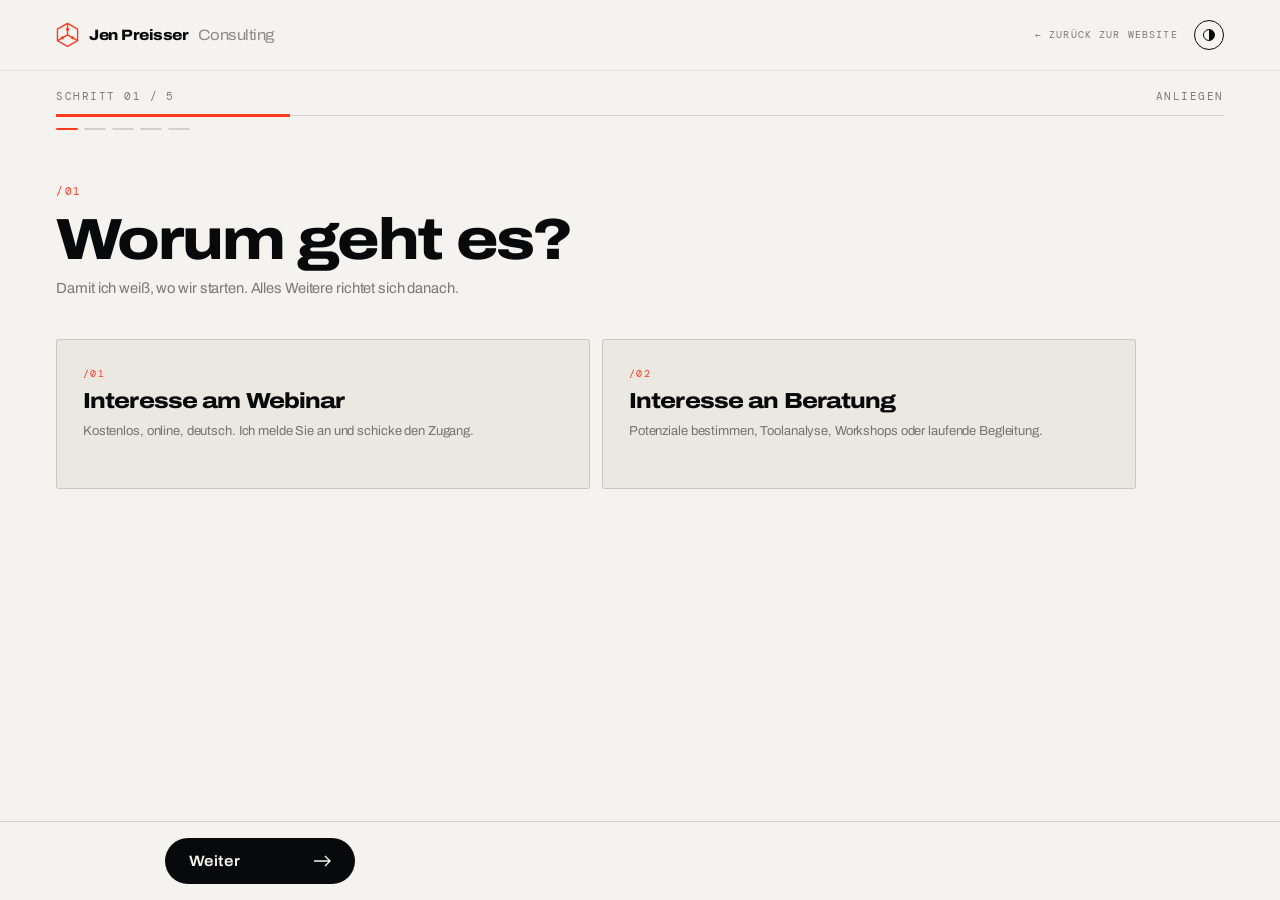
<file: funnel.html>
<!DOCTYPE html>
<html lang="de">
<head>
<meta charset="UTF-8" />
<meta name="viewport" content="width=device-width, initial-scale=1" />
<title>Anfrage, Jen Preisser Consulting</title>
<meta name="description" content="Anfrage für Webinar oder Beratung, in wenigen Schritten." />
<meta name="robots" content="noindex" />
<link rel="preconnect" href="https://fonts.googleapis.com">
<link rel="preconnect" href="https://fonts.gstatic.com" crossorigin>
<link href="https://fonts.googleapis.com/css2?family=Archivo:ital,wdth,wght@0,62..125,400..900;1,62..125,400..900&family=DM+Mono:wght@400;500&display=swap" rel="stylesheet">
<!-- Modus vor dem ersten Pixel setzen, gleicher Speicherplatz wie die Hauptseite -->
<script>try{if(localStorage.getItem('jp-theme')!=='dark')document.documentElement.dataset.theme='light'}catch(e){document.documentElement.dataset.theme='light'}</script>
<style>
/* ═══════════ TOKENS — identisch zur Hauptseite ═══════════ */
:root{
  /* absolute Anker */
  --ink:#08090B;--ink-2:#101217;--ink-3:#191C22;
  --paper:#F4F3EF;--paper-2:#EAE8E1;--paper-3:#E3E1D9;
  --vermillion:#FF3B1F;--acc:var(--vermillion);--acc-deep:#B02310;
  /* Rollen, im hellen Modus getauscht */
  --black:var(--ink);--black-2:var(--ink-2);--black-3:var(--ink-3);
  --white:var(--paper);--white-2:var(--paper-2);
  --black-rgb:8,9,11;--white-rgb:244,243,239;
  --fg:var(--white);--fg-2:rgba(var(--white-rgb),.52);
  --hair:rgba(var(--white-rgb),.14);--hair-2:rgba(var(--white-rgb),.07);
  --e:cubic-bezier(.19,1,.22,1);--e2:cubic-bezier(.65,0,.35,1);
  --pad:clamp(18px,4.4vw,84px);
}
:root[data-theme="light"]{
  --black:var(--paper);--black-2:var(--paper-2);--black-3:var(--paper-3);
  --white:var(--ink);--white-2:var(--ink-2);
  --black-rgb:244,243,239;--white-rgb:8,9,11;
}
html.theming,html.theming *,html.theming *::before,html.theming *::after{
  transition:background-color .45s var(--e),border-color .45s var(--e),color .45s var(--e) !important;
}
*{margin:0;padding:0;box-sizing:border-box}
html{-webkit-font-smoothing:antialiased;background:var(--black)}
body{
  background:var(--black);color:var(--fg);
  font-family:'Archivo',system-ui,sans-serif;font-weight:400;
  font-size:clamp(14.5px,1vw,16.5px);line-height:1.5;letter-spacing:-.008em;
  min-height:100svh;display:flex;flex-direction:column;overflow-x:hidden;
}
h1,h2,h3{font-weight:800;font-stretch:118%;font-variation-settings:'wdth' 118;letter-spacing:-.04em;line-height:.96}
a{color:inherit;text-decoration:none}
::selection{background:var(--acc);color:#fff}
.mono{font-family:'DM Mono',ui-monospace,monospace;font-size:10.5px;letter-spacing:.14em;text-transform:uppercase;color:var(--fg-2)}

/* Punktfeld als Hintergrund */

/* ═══════════ KOPF ═══════════ */
header.bar{
  position:relative;z-index:10;display:flex;align-items:center;justify-content:space-between;
  gap:20px;padding:20px var(--pad);border-bottom:1px solid var(--hair-2);
}
.logo{font-weight:800;font-stretch:112%;font-size:15px;letter-spacing:-.035em;display:flex;align-items:center;gap:10px;white-space:nowrap}
/* Würfel mit Augen, gleiche Marke wie auf der Hauptseite */
.logo .mark{width:23px;flex:none;color:var(--acc);overflow:visible;transition:transform .7s var(--e)}
.logo .mark circle{transform-origin:center;animation:blink 3.4s infinite var(--e)}
.logo .mark circle:nth-of-type(2){animation-delay:.34s}
.logo .mark circle:nth-of-type(3){animation-delay:.68s}
@keyframes blink{0%,100%{opacity:1}50%{opacity:.25}}
.logo:hover .mark{transform:rotate(120deg)}
@media(prefers-reduced-motion:reduce){.logo .mark circle{animation:none}}
.bar-right{display:flex;align-items:center;gap:16px}
.back{font-family:'DM Mono',monospace;font-size:9.5px;letter-spacing:.12em;text-transform:uppercase;color:var(--fg-2);transition:color .4s var(--e)}
.back:hover{color:var(--acc)}
@media(max-width:560px){.back{display:none}}
/* Moduswechsel, gleiche Gestalt wie in der Navigation der Hauptseite */
.tgl{
  flex:none;width:30px;height:30px;border-radius:50%;padding:0;
  border:1px solid currentColor;background:transparent;color:inherit;cursor:pointer;
  display:grid;place-items:center;transition:border-color .4s var(--e),transform .55s var(--e);
}
.tgl:hover{border-color:var(--acc);transform:rotate(-24deg)}
.tgl i{width:12px;height:12px;border-radius:50%;border:1px solid currentColor;background:linear-gradient(90deg,currentColor 50%,transparent 50.1%);transition:transform .6s var(--e)}
:root[data-theme="light"] .tgl i{transform:rotate(180deg)}
.tgl:focus-visible{outline:2px solid var(--acc);outline-offset:3px}

/* ═══════════ FORTSCHRITT ═══════════ */
.prog{position:relative;z-index:10;padding:18px var(--pad) 0;display:grid;gap:10px}
.prog-top{display:flex;justify-content:space-between;gap:14px;align-items:baseline}
.prog-bar{height:1px;background:var(--hair);position:relative}
.prog-bar i{position:absolute;left:0;top:-1px;height:3px;background:var(--acc);width:0;transition:width .7s var(--e)}
.prog-dots{display:flex;gap:6px;margin-top:2px}
.prog-dots b{width:22px;height:2px;background:var(--hair);border-radius:2px;transition:background .5s var(--e)}
.prog-dots b.done{background:rgba(255,59,31,.55)}
.prog-dots b.cur{background:var(--acc)}

/* ═══════════ SCHRITTE ═══════════ */
main{position:relative;z-index:10;flex:1;display:flex;align-items:flex-start;padding:clamp(28px,6vh,72px) var(--pad) clamp(90px,12vh,120px)}
.steps{width:100%;max-width:1080px}
.step{display:none}
.step.on{display:block;animation:stepIn .7s var(--e) both}
@keyframes stepIn{from{opacity:0;transform:translateY(22px)}to{opacity:1;transform:none}}
.step .qn{font-family:'DM Mono',monospace;font-size:10.5px;letter-spacing:.14em;text-transform:uppercase;color:var(--acc)}
.step h2{font-size:clamp(26px,4.6vw,58px);margin:12px 0 10px;max-width:22ch}
.step .sub{color:var(--fg-2);max-width:52ch;font-size:clamp(14px,1.15vw,16px)}
.step .body{margin-top:clamp(24px,3.4vw,40px)}

/* Auswahl-Karten */
.cards{display:grid;grid-template-columns:repeat(auto-fit,minmax(230px,1fr));gap:12px}
.card{
  position:relative;cursor:pointer;border:1px solid var(--hair);border-radius:3px;
  padding:clamp(18px,2vw,26px);background:var(--black-2);overflow:hidden;
  display:grid;gap:10px;align-content:start;min-height:150px;
  transition:border-color .45s var(--e),background .45s var(--e),transform .45s var(--e),box-shadow .45s var(--e);
}
.card input{position:absolute;inset:0;opacity:0;cursor:pointer;margin:0}
.card:hover{transform:translateY(-3px);border-color:rgba(255,59,31,.5)}
.card .no{font-family:'DM Mono',monospace;font-size:10px;letter-spacing:.14em;color:var(--acc)}
.card h3{font-size:clamp(17px,1.7vw,23px)}
.card p{font-size:13px;color:var(--fg-2);line-height:1.45}
.card.on{border-color:var(--acc);background:linear-gradient(160deg,rgba(255,59,31,.13),var(--black-2) 65%)}

/* Signalbalken */
.meter{display:flex;align-items:flex-end;gap:4px;height:22px}
.meter i{width:7px;border-radius:1px;background:var(--hair);transition:background .45s var(--e),box-shadow .45s var(--e)}
.meter i:nth-child(1){height:8px}.meter i:nth-child(2){height:13px}
.meter i:nth-child(3){height:18px}.meter i:nth-child(4){height:22px}
.card.on .meter i.f{background:var(--acc)}

/* ── Eskalation wie auf der Website: 01 dezent → 04 geht ab ── */
.card.lv2.on .meter i.f{box-shadow:0 0 9px rgba(255,59,31,.75)}
.card.lv2.on h3{color:var(--acc)}

.card.lv3.on h3{color:var(--acc);text-shadow:0 0 20px rgba(255,59,31,.55)}
.card.lv3.on .meter i.f{box-shadow:0 0 13px rgba(255,59,31,.95)}
.card.lv3.on::after{
  content:"";position:absolute;inset:0;pointer-events:none;transform:translateX(-100%);
  background:linear-gradient(104deg,transparent 34%,rgba(255,59,31,.20) 50%,transparent 66%);
  animation:sweep 1.2s var(--e) infinite;
}
@keyframes sweep{to{transform:translateX(100%)}}

.card.lv4{overflow:visible}
.card.lv4.on{
  border-color:rgba(255,59,31,.6);
  background:linear-gradient(160deg,rgba(255,59,31,.22),var(--black-2) 70%);
  box-shadow:0 0 48px rgba(255,59,31,.22),inset 0 0 0 1px rgba(255,59,31,.35);
}
.card.lv4.on h3{color:var(--white);text-shadow:0 0 8px #FF3B1F,0 0 28px rgba(255,59,31,.85);animation:flick .3s steps(2) infinite}
@keyframes flick{50%{opacity:.84}}
.card.lv4.on .meter i{background:var(--acc);box-shadow:0 0 15px rgba(255,59,31,1)}
.bolts{position:absolute;inset:0;pointer-events:none;opacity:0;transition:opacity .16s}
.card.lv4.on .bolts{opacity:1}
.bolt{position:absolute;width:28px;height:48px;overflow:visible}
.bolt path{stroke:var(--acc);stroke-width:1.7;fill:none;filter:drop-shadow(0 0 5px #FF3B1F);opacity:0}
.card.lv4.on .bolt path{animation:zap 1.05s steps(1) infinite}
.card.lv4.on .bolt:nth-child(2) path{animation-duration:.82s;animation-delay:.13s}
.card.lv4.on .bolt:nth-child(3) path{animation-duration:1.3s;animation-delay:.31s}
.card.lv4.on .bolt:nth-child(4) path{animation-duration:.94s;animation-delay:.47s}
.card.lv4.on .bolt:nth-child(5) path{animation-duration:1.16s;animation-delay:.63s}
.card.lv4.on .bolt:nth-child(6) path{animation-duration:.76s;animation-delay:.79s}
@keyframes zap{0%,86%{opacity:0}88%,94%{opacity:1}95%,100%{opacity:0}}

/* Pillen (Mehrfachauswahl, kurze Optionen) */
.opts{display:flex;flex-wrap:wrap;gap:8px}
/* Gruppen, damit die lange Liste lesbar bleibt */
.opt{position:relative;cursor:pointer;display:inline-flex;align-items:center;gap:9px;
  border:1px solid var(--hair);border-radius:100px;padding:11px 17px;font-size:14px;
  transition:border-color .4s var(--e),background .4s var(--e),color .4s var(--e)}
.opt input{position:absolute;inset:0;opacity:0;cursor:pointer;margin:0}
.opt:hover{border-color:rgba(255,59,31,.55)}
.opt.on{background:var(--acc);border-color:var(--acc);color:#fff}

/* Felder */
.fields{display:grid;grid-template-columns:repeat(auto-fit,minmax(230px,1fr));gap:16px;max-width:820px}
.fld{display:grid;gap:7px}
.fld>span{font-family:'DM Mono',monospace;font-size:10px;letter-spacing:.12em;text-transform:uppercase;color:var(--fg-2)}
input[type=text],input[type=email],textarea{
  width:100%;background:transparent;color:var(--fg);border:0;border-bottom:1px solid var(--hair);
  padding:11px 2px;font-family:inherit;font-size:15.5px;letter-spacing:-.01em;transition:border-color .4s var(--e);
}
textarea{resize:vertical;min-height:120px;line-height:1.55;max-width:820px}
input:focus,textarea:focus{outline:0;border-color:var(--acc)}
input::placeholder,textarea::placeholder{color:rgba(var(--white-rgb),.26)}
.err{border-color:var(--acc) !important}
.hint{font-family:'DM Mono',monospace;font-size:10px;letter-spacing:.1em;text-transform:uppercase;color:var(--acc);margin-top:12px;display:none}
.hint.on{display:block}

/* Übersicht */
.review{border-top:1px solid var(--hair);max-width:900px}
.rev-row{display:grid;grid-template-columns:190px 1fr auto;gap:18px;align-items:baseline;
  padding:15px 0;border-bottom:1px solid var(--hair)}
.rev-row dt{font-family:'DM Mono',monospace;font-size:10px;letter-spacing:.12em;text-transform:uppercase;color:var(--fg-2)}
.rev-row dd{font-size:15px;line-height:1.45;white-space:pre-line}
.rev-row .edit{font-family:'DM Mono',monospace;font-size:9.5px;letter-spacing:.12em;text-transform:uppercase;
  color:var(--fg-2);cursor:pointer;background:none;border:0;transition:color .35s var(--e)}
.rev-row .edit:hover{color:var(--acc)}
@media(max-width:700px){.rev-row{grid-template-columns:1fr auto}.rev-row dd{grid-column:1/-1}}

.done{display:none;border:1px solid rgba(255,59,31,.4);border-radius:3px;background:rgba(255,59,31,.07);
  padding:20px 22px;margin-top:24px;max-width:760px}
.done.on{display:block}
.done b{display:block;font-family:'DM Mono',monospace;font-size:10px;letter-spacing:.14em;text-transform:uppercase;color:var(--acc);margin-bottom:8px}

/* ═══════════ FUSSLEISTE ═══════════ */
footer.nav{
  position:sticky;bottom:0;z-index:12;display:flex;align-items:center;gap:14px;flex-wrap:wrap;
  padding:16px var(--pad);border-top:1px solid var(--hair);
  background:rgba(var(--black-rgb),.82);backdrop-filter:blur(14px);
}
.btn{
  display:inline-flex;align-items:center;justify-content:space-between;gap:18px;
  background:var(--white);color:var(--black);border:0;border-radius:100px;padding:15px 24px;
  font-family:inherit;font-size:15px;font-weight:600;font-stretch:110%;cursor:pointer;
  position:relative;overflow:hidden;isolation:isolate;min-width:190px;
}
.btn>*{position:relative;z-index:1;transition:color .35s var(--e)}
.btn::after{content:"";position:absolute;width:320px;height:320px;border-radius:50%;background:var(--acc);
  left:var(--fx,50%);top:var(--fy,50%);transform:translate(-50%,-50%) scale(0);transition:transform .6s var(--e);z-index:0}
.btn:hover::after{transform:translate(-50%,-50%) scale(1)}
.btn:hover>*{color:#fff}
.btn[disabled]{opacity:.35;cursor:not-allowed}
.btn[disabled]::after{display:none}
.ghost{
  font-family:'DM Mono',monospace;font-size:9.5px;letter-spacing:.12em;text-transform:uppercase;
  border:1px solid var(--hair);border-radius:100px;padding:13px 18px;color:var(--fg);
  background:transparent;cursor:pointer;transition:border-color .4s var(--e),color .4s var(--e)}
.ghost:hover{border-color:var(--acc);color:var(--acc)}
.nav-note{flex:1;min-width:200px;font-size:11.5px;color:var(--fg-2);line-height:1.4;text-align:right}

@media (prefers-reduced-motion:reduce){
  *,*::before,*::after{animation-duration:.001s !important;transition-duration:.001s !important}
}
</style>
</head>
<body>


<header class="bar">
  <a class="logo" href="index.html">
    <svg class="mark" viewBox="0 0 32 36" fill="none" aria-hidden="true">
      <g stroke="currentColor" stroke-width="1.9" stroke-linejoin="round">
        <path d="M16 2 30 10 30 26 16 34 2 26 2 10Z"/>
        <path d="M16 2 16 18M16 18 30 26M16 18 2 26"/>
      </g>
      <g fill="currentColor">
        <circle cx="16" cy="10" r="2.1"/><circle cx="23" cy="22" r="2.1"/><circle cx="9" cy="22" r="2.1"/>
      </g>
    </svg>Jen Preisser <span style="opacity:.45;font-weight:400">Consulting</span></a>
  <div class="bar-right">
    <a class="back" href="index.html">← Zurück zur Website</a>
    <button id="theme" class="tgl" type="button" aria-pressed="true" aria-label="Dunklen Modus einschalten"><i></i></button>
  </div>
</header>

<div class="prog">
  <div class="prog-top">
    <span class="mono">Schritt <span id="pnum">01</span> / <span id="ptot">7</span></span>
    <span class="mono" id="plabel">Anliegen</span>
  </div>
  <div class="prog-bar"><i id="pfill"></i></div>
  <div class="prog-dots" id="pdots"></div>
</div>

<main>
  <div class="steps" id="steps">

    <!-- 01 ANLIEGEN -->
    <section class="step" data-key="anliegen" data-label="Anliegen" data-need="anliegen">
      <div class="qn">/01</div>
      <h2>Worum geht es?</h2>
      <p class="sub">Damit ich weiß, wo wir starten. Alles Weitere richtet sich danach.</p>
      <div class="body">
        <div class="cards">
          <label class="card">
            <input type="radio" name="anliegen" value="Webinar">
            <div class="no">/01</div>
            <h3>Interesse am Webinar</h3>
            <p>Kostenlos, online, deutsch. Ich melde Sie an und schicke den Zugang.</p>
          </label>
          <label class="card">
            <input type="radio" name="anliegen" value="Beratung">
            <div class="no">/02</div>
            <h3>Interesse an Beratung</h3>
            <p>Potenziale bestimmen, Toolanalyse, Workshops oder laufende Begleitung.</p>
          </label>
        </div>
        <div class="hint" data-for="anliegen">Bitte eine Richtung wählen</div>
      </div>
    </section>

    <!-- 02 LEVEL -->
    <section class="step" data-key="level" data-label="Level" data-need="level">
      <div class="qn">/02</div>
      <h2>Wo stehen Sie mit KI?</h2>
      <p class="sub">Ehrlich, nicht schmeichelhaft, davon hängt ab, wie tief wir einsteigen.</p>
      <div class="body">
        <div class="cards">
          <label class="card lv1">
            <input type="radio" name="level" value="01, Kompletter Anfang">
            <div class="meter"><i class="f"></i><i></i><i></i><i></i></div>
            <h3>Kompletter Anfang</h3>
            <p>Noch nie ernsthaft mit KI gearbeitet.</p>
          </label>

          <label class="card lv2">
            <input type="radio" name="level" value="02, Solide Anwendung">
            <div class="meter"><i class="f"></i><i class="f"></i><i></i><i></i></div>
            <h3>Solide Anwendung</h3>
            <p>Ein Chatfenster läuft mit, aber ungeordnet.</p>
          </label>

          <label class="card lv3">
            <input type="radio" name="level" value="03, Fortgeschritten">
            <div class="meter"><i class="f"></i><i class="f"></i><i class="f"></i><i></i></div>
            <h3>Fortgeschritten</h3>
            <p>Eigene Automatisierungen und Anbindungen im Einsatz.</p>
          </label>

          <label class="card lv4">
            <div class="bolts" aria-hidden="true">
              <svg class="bolt" style="left:-8px;top:-16px" viewBox="0 0 28 48"><path d="M20 1 L8 21 L18 24 L6 47"/></svg>
              <svg class="bolt" style="left:18%;bottom:-18px" viewBox="0 0 28 48"><path d="M11 2 L24 19 L14 23 L26 46"/></svg>
              <svg class="bolt" style="left:46%;top:-20px" viewBox="0 0 28 48"><path d="M17 0 L6 17 L15 21 L4 41"/></svg>
              <svg class="bolt" style="right:24%;bottom:-16px" viewBox="0 0 28 48"><path d="M13 3 L26 21 L16 25 L28 46"/></svg>
              <svg class="bolt" style="right:8%;top:-18px" viewBox="0 0 28 48"><path d="M19 2 L9 19 L19 22 L8 44"/></svg>
              <svg class="bolt" style="right:-9px;bottom:-14px" viewBox="0 0 28 48"><path d="M15 3 L4 20 L13 24 L3 48"/></svg>
            </div>
            <input type="radio" name="level" value="04, Tony Stark">
            <div class="meter"><i class="f"></i><i class="f"></i><i class="f"></i><i class="f"></i></div>
            <h3>Tony Stark</h3>
            <p>Selbst weit vorn. Es geht um das ohne Anleitung.</p>
          </label>
        </div>
        <div class="hint" data-for="level">Bitte eine Stufe wählen</div>
      </div>
    </section>

    <!-- 03 INTERESSE -->
    <section class="step" data-key="interesse" data-label="Interesse" data-need="interesse">
      <div class="qn">/03</div>
      <h2>Was interessiert Sie am meisten?</h2>
      <p class="sub">Was hier steht, bekommt im Gespräch das meiste Gewicht. Ruhig konkret werden.</p>
      <div class="body">
        <textarea name="interesse" placeholder="Zum Beispiel: Unsere Angebotserstellung dauert pro Angebot zwei Stunden, davon ist das meiste Textarbeit."></textarea>
        <div class="hint" data-for="interesse">Bitte kurz beschreiben, worum es geht</div>
      </div>
    </section>

    <!-- 04a TERMIN — nur Webinar -->
    <section class="step" data-key="termin" data-label="Termin" data-only="Webinar" data-need="termin">
      <div class="qn">/04</div>
      <h2>Passt der Termin?</h2>
      <p class="sub" id="terminsub">Termin wird geladen …</p>
      <div class="body">
        <div class="opts">
          <label class="opt"><input type="radio" name="termin" value="Bin live dabei"><span>Bin live dabei</span></label>
          <label class="opt"><input type="radio" name="termin" value="Bitte Aufzeichnung schicken"><span>Bitte Aufzeichnung schicken</span></label>
          <label class="opt"><input type="radio" name="termin" value="Anderer Termin wäre besser"><span>Anderer Termin wäre besser</span></label>
        </div>
        <div class="hint" data-for="termin">Bitte eine Option wählen</div>
      </div>
    </section>

    <!-- 04b RAHMEN — nur Beratung -->
    <section class="step" data-key="rahmen" data-label="Rahmen" data-only="Beratung" data-need="rahmen">
      <div class="qn">/04</div>
      <h2>Wie dringend ist es?</h2>
      <p class="sub">Nur damit ich einschätzen kann, ob wir über nächste Woche oder nächstes Quartal reden.</p>
      <div class="body">
        <div class="opts">
          <label class="opt"><input type="radio" name="rahmen" value="So schnell wie möglich"><span>So schnell wie möglich</span></label>
          <label class="opt"><input type="radio" name="rahmen" value="Dieses Quartal"><span>Dieses Quartal</span></label>
          <label class="opt"><input type="radio" name="rahmen" value="Ich orientiere mich erst"><span>Ich orientiere mich erst</span></label>
        </div>
        <div class="hint" data-for="rahmen">Bitte eine Option wählen</div>
        <div style="margin-top:26px;max-width:420px">
          <label class="fld"><span>Teamgröße <em style="font-style:normal;opacity:.5">optional</em></span>
            <input type="text" name="team" placeholder="z. B. 12 Personen"></label>
        </div>
      </div>
    </section>

    
    <!-- 05 KONTAKT -->
    <section class="step" data-key="kontakt" data-label="Kontakt" data-need="email">
      <div class="qn">/05</div>
      <h2>Wie erreiche ich Sie?</h2>
      <p class="sub">Ich melde mich persönlich. Keine Newsletter, keine Weitergabe.</p>
      <div class="body">
        <div class="fields">
          <label class="fld"><span>Name</span><input type="text" name="name" placeholder="Vor- und Nachname" autocomplete="name"></label>
          <label class="fld"><span>Unternehmen <em style="font-style:normal;opacity:.5">optional</em></span><input type="text" name="firma" placeholder="Firma" autocomplete="organization"></label>
          <label class="fld"><span>E-Mail</span><input type="email" name="email" placeholder="name@firma.de" autocomplete="email"></label>
        </div>
        <div class="hint" data-for="email">Bitte eine gültige E-Mail-Adresse angeben</div>
      </div>
    </section>

    <!-- 06 ÜBERSICHT -->
    <section class="step" data-key="review" data-label="Übersicht">
      <div class="qn">/06</div>
      <h2>Alles richtig so?</h2>
      <p class="sub">Kurz prüfen, dann raus damit. Jede Zeile lässt sich noch ändern.</p>
      <div class="body">
        <dl class="review" id="review"></dl>
        <input type="checkbox" name="botcheck" tabindex="-1" aria-hidden="true" style="position:absolute;left:-9999px">
        <div class="done" id="done"><b>Bereit</b><span id="donetxt"></span></div>
      </div>
    </section>

  </div>
</main>

<footer class="nav">
  <button type="button" class="ghost" id="prev">← Zurück</button>
  <button type="button" class="btn" id="next">
    <span id="nextlbl">Weiter</span>
    <svg width="17" height="12" viewBox="0 0 17 12" fill="none"><path d="M11 1l5 5-5 5M16 6H0" stroke="currentColor" stroke-width="1.4"/></svg>
  </button>
  <button type="button" class="ghost" id="copy" hidden>Antworten kopieren</button>
  <p class="nav-note" id="note"></p>
</footer>

<script>
const $=s=>document.querySelector(s),$$=s=>[...document.querySelectorAll(s)];
const clamp=(v,a,b)=>Math.min(b,Math.max(a,v)),lerp=(a,b,t)=>a+(b-a)*t;
const reduce=matchMedia('(prefers-reduced-motion: reduce)').matches;
const MAIL='jen@preisser.de';

/* ── MODUS: hell / dunkel ──
   Gleiche Logik und derselbe Speicherplatz wie auf der Hauptseite, damit
   die Wahl beim Sprung in den Funnel erhalten bleibt. */
(function(){
  const root=document.documentElement,btn=$('#theme'),KEY='jp-theme';
  function apply(mode,animate){
    if(animate){
      root.classList.add('theming');
      clearTimeout(root.__thm);root.__thm=setTimeout(()=>root.classList.remove('theming'),520);
    }
    if(mode==='light')root.dataset.theme='light';else delete root.dataset.theme;
    btn.setAttribute('aria-pressed',mode==='light');
    btn.setAttribute('aria-label',mode==='light'?'Dunklen Modus einschalten':'Hellen Modus einschalten');
  }
  let saved=null;try{saved=localStorage.getItem(KEY)}catch(e){}
  apply(saved==='dark'?'dark':'light',false);
  btn.addEventListener('click',()=>{
    const next=root.dataset.theme==='light'?'dark':'light';
    apply(next,true);
    try{localStorage.setItem(KEY,next)}catch(e){}
  });
})();

/* Versand über Web3Forms. Der Schlüssel darf öffentlich im Quelltext
   stehen — er ist ein Alias für die Empfängeradresse, kein Passwort.
   Empfänger wird im Web3Forms-Formular eingestellt, nicht hier. */
const ACCESS_KEY='0553a73b-3c1c-403c-935f-97b958e195c3';
const ENDPOINT='https://api.web3forms.com/submit';

/* Termin — dieselbe Quelle wie auf der Hauptseite */
const TARGET=new Date('2026-09-08T18:00:00+02:00');
$('#terminsub').textContent=
  new Intl.DateTimeFormat('de-DE',{weekday:'long',day:'numeric',month:'long',hour:'2-digit',minute:'2-digit',timeZone:'Europe/Berlin'}).format(TARGET)
  +' Uhr · online · ca. 60 Minuten';

/* ══════════ FUNNEL ══════════ */
(function(){
  const allSteps=$$('#steps .step');
  const state={};
  let idx=0;

  /* Pfad: Schritte mit data-only erscheinen nur beim passenden Anliegen */
  const visible=()=>allSteps.filter(s=>!s.dataset.only||s.dataset.only===state.anliegen);

  const val=n=>{const el=$(`[name="${n}"]:checked`);return el?el.value:''};
  const many=n=>$$(`[name="${n}"]:checked`).map(e=>e.value);
  const txt=n=>{const el=$(`[name="${n}"]`);return el?(el.value||'').trim():''};
  const mailOk=()=>/^[^\s@]+@[^\s@]+\.[^\s@]{2,}$/.test(txt('email'));

  /* Pillen und Karten spiegeln den Input-Zustand */
  const sync=()=>{
    $$('.opt,.card').forEach(l=>{
      const i=l.querySelector('input');
      if(i)l.classList.toggle('on',i.checked);
    });
    state.anliegen=val('anliegen');
  };

  function collect(){
    const rows=[['Anliegen',val('anliegen')],['Level',val('level')],['Interesse',txt('interesse')]];
    if(state.anliegen==='Webinar')rows.push(['Termin',val('termin')]);
    else{rows.push(['Dringlichkeit',val('rahmen')]);if(txt('team'))rows.push(['Teamgröße',txt('team')])}
    rows.push(['Name',txt('name')],['Unternehmen',txt('firma')],['E-Mail',txt('email')]);
    return rows.filter(([,v])=>v);
  }
  const asText=()=>collect().map(([k,v])=>`${k}: ${v}`).join('\n');

  /* Übersicht aufbauen, mit Sprung zurück zum jeweiligen Schritt */
  const KEY_OF={Anliegen:'anliegen',Level:'level',Interesse:'interesse',Termin:'termin',
    Dringlichkeit:'rahmen','Teamgröße':'rahmen',Name:'kontakt',Unternehmen:'kontakt','E-Mail':'kontakt'};
  function buildReview(){
    const dl=$('#review');dl.innerHTML='';
    for(const [k,v] of collect()){
      const row=document.createElement('div');row.className='rev-row';
      const dt=document.createElement('dt');dt.textContent=k;
      const dd=document.createElement('dd');dd.textContent=v;
      const b=document.createElement('button');b.type='button';b.className='edit';b.textContent='ändern';
      b.addEventListener('click',()=>{
        const target=visible().findIndex(s=>s.dataset.key===KEY_OF[k]);
        if(target>-1)go(target);
      });
      row.append(dt,dd,b);dl.appendChild(row);
    }
  }

  /* Pflichtfeld des aktuellen Schritts prüfen */
  function stepValid(step){
    const need=step.dataset.need;
    if(!need)return true;
    if(need==='email')return mailOk();
    if(need==='interesse')return txt('interesse').length>0;
    return !!val(need);
  }
  function showHint(step,on){
    const h=step.querySelector('.hint');
    if(h)h.classList.toggle('on',on);
    if(step.dataset.need==='email')$('[name=email]').classList.toggle('err',on);
  }

  /* Nur die Anzeige oben — läuft auch bei Auswahl im laufenden Schritt,
     weil die Wahl des Anliegens die Gesamtzahl der Schritte ändert. */
  function paintProgress(){
    const list=visible(),step=list[idx];
    $('#pnum').textContent=String(idx+1).padStart(2,'0');
    $('#ptot').textContent=list.length;
    $('#plabel').textContent=step.dataset.label;
    $('#pfill').style.width=((idx+1)/list.length*100)+'%';
    const dots=$('#pdots');dots.innerHTML='';
    list.forEach((_,i)=>{
      const b=document.createElement('b');
      if(i<idx)b.className='done';if(i===idx)b.className='cur';
      dots.appendChild(b);
    });
  }

  function paint(){
    const list=visible(),step=list[idx];
    allSteps.forEach(s=>s.classList.remove('on'));
    step.classList.add('on');
    paintProgress();

    const last=step.dataset.key==='review';
    $('#nextlbl').textContent=last?'Anfrage senden':'Weiter';
    $('#prev').style.visibility=idx===0?'hidden':'visible';
    $('#copy').hidden=!last;
    $('#note').textContent='';
    if(last)buildReview();

    const f=step.querySelector('input[type=text],input[type=email],textarea');
    if(f)setTimeout(()=>f.focus({preventScroll:true}),420);
    scrollTo({top:0,behavior:'smooth'});
  }

  function go(i){
    const list=visible();
    idx=clamp(i,0,list.length-1);
    paint();
  }

  $('#next').addEventListener('click',()=>{
    const list=visible(),step=list[idx];
    if(step.dataset.key==='review')return send();
    if(!stepValid(step)){showHint(step,true);return}
    showHint(step,false);
    go(idx+1);
  });
  $('#prev').addEventListener('click',()=>go(idx-1));

  /* Auswahl aktualisiert Pfad, Hinweise und ggf. den Sprung nach vorn */
  /* „Weiß ich noch nicht" verträgt sich nicht mit konkreten Angaben:
     es schließt die anderen aus und wird von jeder anderen Wahl gelöst. */
  document.addEventListener('change',()=>{
    sync();
    paintProgress();
    const step=visible()[idx];
    if(step&&stepValid(step))showHint(step,false);
  });
  document.addEventListener('input',()=>{
    const step=visible()[idx];
    if(step&&stepValid(step))showHint(step,false);
  });

  /* Radio-Karten: Auswahl führt automatisch weiter, damit es fließt.
     Bewusst an 'click' gebunden, nicht an 'change': beim Zurücknavigieren
     stellt der Browser Formularwerte wieder her und feuert dabei 'change' —
     das hätte den Funnel ungefragt weitergeschoben. */
  $$('.card').forEach(c=>c.addEventListener('click',()=>{
    setTimeout(()=>{
      sync();
      const list=visible();
      if(list[idx]&&stepValid(list[idx]))go(idx+1);
    },480);
  }));

  addEventListener('keydown',e=>{
    if(e.key!=='Enter')return;
    if(e.target.tagName==='TEXTAREA'&&!e.metaKey&&!e.ctrlKey)return;
    e.preventDefault();$('#next').click();
  });

  const say=t=>{$('#donetxt').textContent=t;$('#done').classList.add('on')};
  const subjectOf=()=>`Anfrage — ${val('anliegen')||'Kontakt'} (${val('level')||'ohne Level'})`;

  async function send(){
    const btn=$('#next'),lbl=$('#nextlbl'),was=lbl.textContent;
    btn.disabled=true;lbl.textContent='Wird gesendet …';
    try{
      const res=await fetch(ENDPOINT,{
        method:'POST',
        headers:{'Content-Type':'application/json',Accept:'application/json'},
        body:JSON.stringify({
          access_key:ACCESS_KEY,
          subject:subjectOf(),
          from_name:txt('name')||'Website-Anfrage',
          replyto:txt('email'),
          ...Object.fromEntries(collect()),
          botcheck:$('[name=botcheck]').checked?'1':''
        })
      });
      const data=await res.json().catch(()=>({}));
      if(!res.ok||data.success===false)throw new Error(data.message||('HTTP '+res.status));

      /* Erfolg: Übersicht weg, Bestätigung her */
      $('#review').innerHTML='';
      $('.step.on h2').textContent='Ist raus.';
      $('.step.on .sub').textContent='Ich habe Ihre Anfrage bekommen und melde mich persönlich — in der Regel innerhalb eines Werktags.';
      say('Eine Kopie brauchen Sie nicht aufzubewahren, ich habe alles.');
      btn.hidden=true;$('#prev').hidden=true;$('#copy').hidden=true;$('#note').textContent='';
    }catch(err){
      btn.disabled=false;lbl.textContent=was;
      say('Das Absenden hat nicht funktioniert ('+err.message+'). Bitte „Antworten kopieren" und an '+MAIL+' schicken — oder es gleich noch einmal versuchen.');
    }
  }
  $('#copy').addEventListener('click',async()=>{
    let ok=true;
    try{await navigator.clipboard.writeText(asText()+'\n\n—\nÜber jenpreisser-consulting.com')}catch{ok=false}
    $('#donetxt').textContent=ok
      ? 'Antworten liegen in der Zwischenablage — einfach in eine Mail an '+MAIL+' einfügen.'
      : 'Die Zwischenablage ist im Browser gesperrt. Bitte die Angaben manuell übernehmen.';
    $('#done').classList.add('on');
  });

  /* Kreis-Fill startet an der Stelle, wo der Cursor eintritt */
  $('#next').addEventListener('mouseenter',e=>{
    const r=$('#next').getBoundingClientRect();
    $('#next').style.setProperty('--fx',(e.clientX-r.left)+'px');
    $('#next').style.setProperty('--fy',(e.clientY-r.top)+'px');
  });

  /* Einstieg per Link: funnel.html?intent=webinar überspringt Schritt 01 */
  const intent=new URLSearchParams(location.search).get('intent');
  const map={webinar:'Webinar',beratung:'Beratung'};
  if(map[intent]){
    const i=$(`[name=anliegen][value="${map[intent]}"]`);
    if(i){i.checked=true;sync();idx=1}
  }
  sync();paint();
})();
</script>
</body>
</html>
</file>
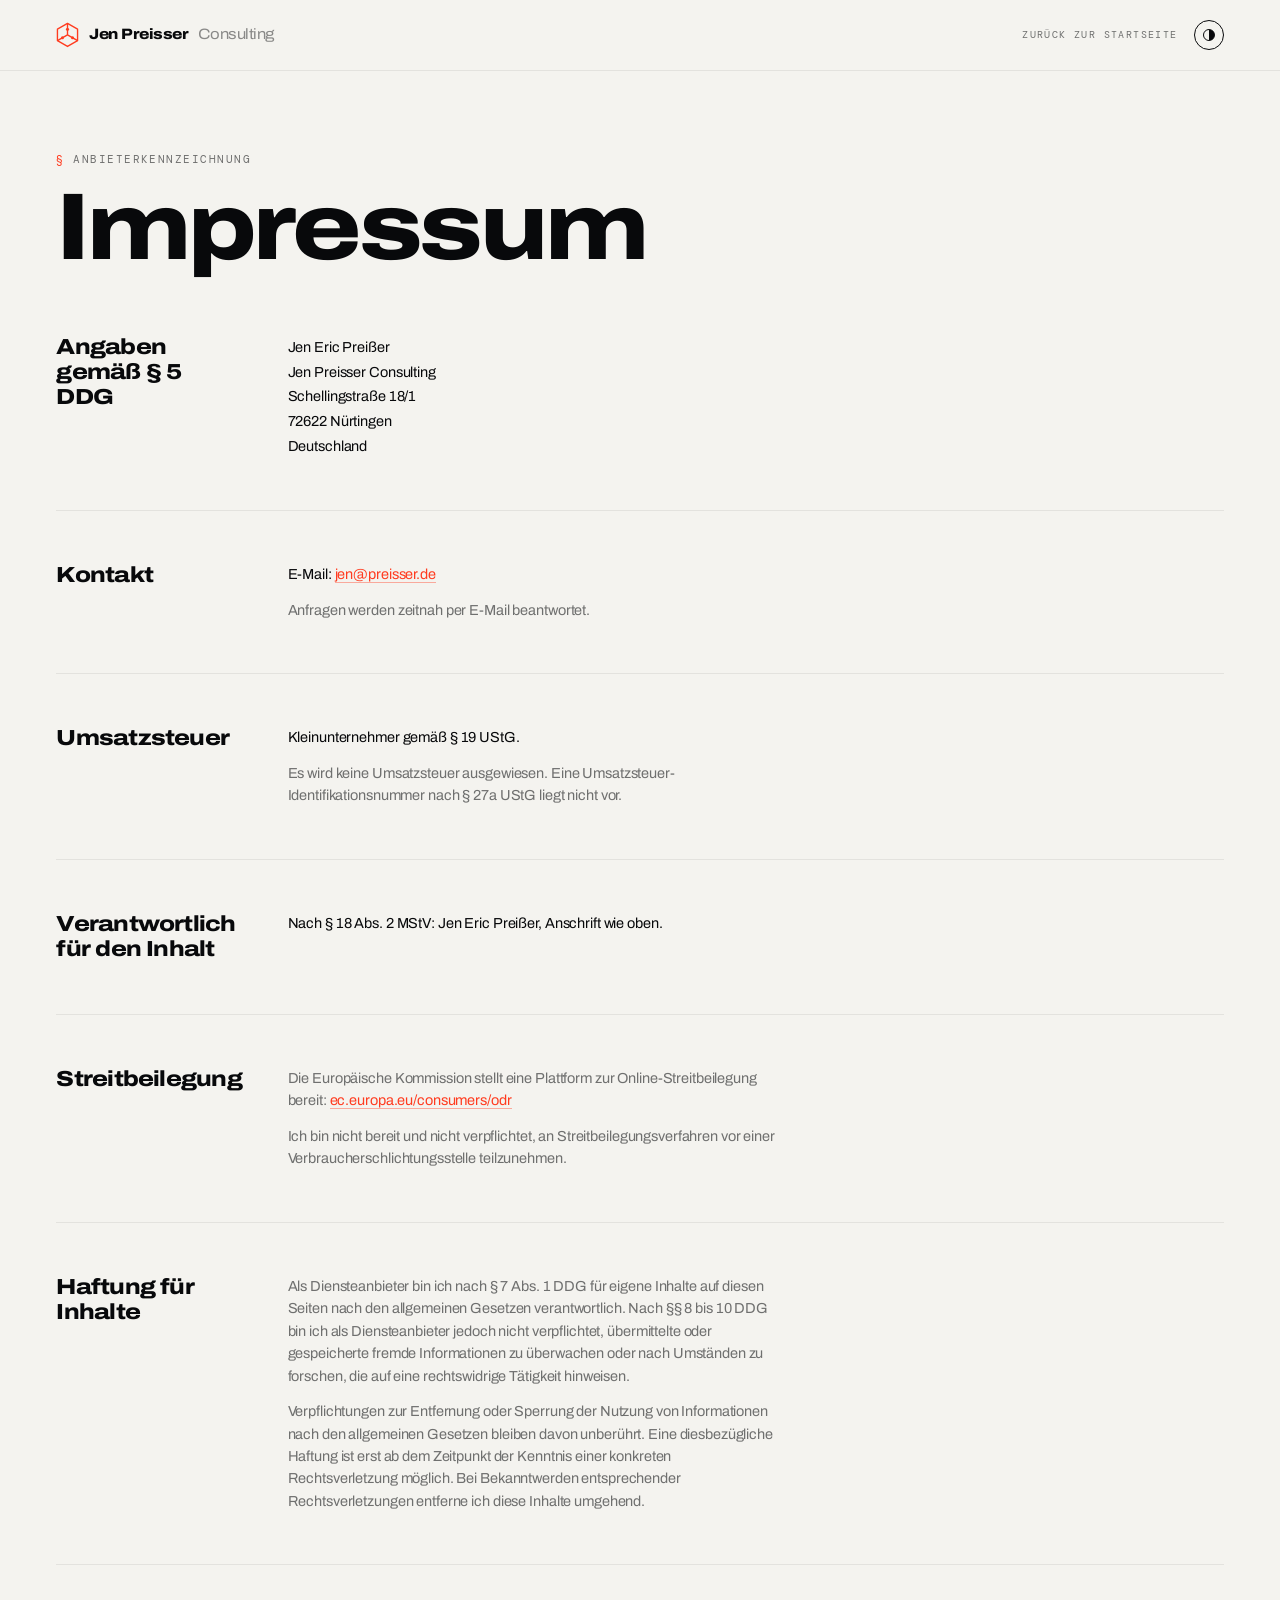
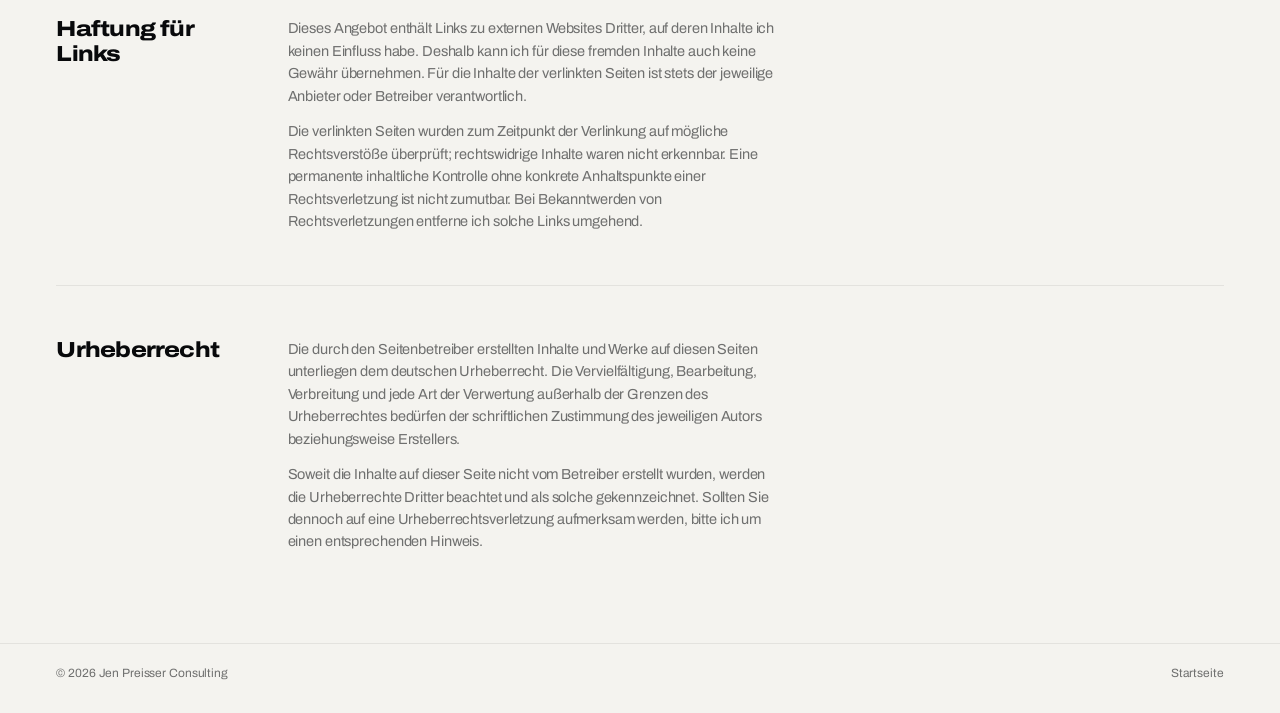
<file: impressum.html>
<!DOCTYPE html>
<html lang="de">
<head>
<meta charset="UTF-8" />
<meta name="viewport" content="width=device-width, initial-scale=1" />
<title>Impressum, Jen Preisser Consulting</title>
<link rel="icon" href="data:image/svg+xml,%3Csvg xmlns='http://www.w3.org/2000/svg' viewBox='0 0 32 36'%3E%3Cg stroke='%23FF3B1F' stroke-width='2.4' stroke-linejoin='round' fill='none'%3E%3Cpath d='M16 2 30 10 30 26 16 34 2 26 2 10Z'/%3E%3Cpath d='M16 2 16 18M16 18 30 26M16 18 2 26'/%3E%3C/g%3E%3Cg fill='%23FF3B1F'%3E%3Ccircle cx='16' cy='10' r='2.6'/%3E%3Ccircle cx='23' cy='22' r='2.6'/%3E%3Ccircle cx='9' cy='22' r='2.6'/%3E%3C/g%3E%3C/svg%3E" />
<meta name="description" content="Impressum und Anbieterkennzeichnung von Jen Preisser Consulting." />
<meta name="robots" content="index,follow" />
<link rel="preconnect" href="https://fonts.googleapis.com">
<link rel="preconnect" href="https://fonts.gstatic.com" crossorigin>
<link href="https://fonts.googleapis.com/css2?family=Archivo:ital,wdth,wght@0,62..125,400..900;1,62..125,400..900&family=DM+Mono:wght@400;500&display=swap" rel="stylesheet">
<!-- Modus vor dem ersten Pixel setzen, damit nichts falsch aufblitzt.
     Hell ist die Grundstellung, Dunkel nur nach ausdrücklicher Wahl. -->
<script>try{if(localStorage.getItem('jp-theme')!=='dark')document.documentElement.dataset.theme='light'}catch(e){document.documentElement.dataset.theme='light'}</script>
<style>
/* Dieselben Tokens wie auf der Hauptseite: absolute Anker plus Rollen,
   die im hellen Modus getauscht werden. */
:root{
  --ink:#08090B;
  --ink-2:#101217;
  --ink-3:#191C22;
  --paper:#F4F3EF;
  --paper-2:#EAE8E1;

  --vermillion:#FF3B1F;
  --acc:var(--vermillion);

  --black:var(--ink);
  --white:var(--paper);
  --black-rgb:8,9,11;
  --white-rgb:244,243,239;

  --bg:var(--black);
  --fg:var(--white);
  --fg-2:rgba(var(--white-rgb),.56);
  --hair:rgba(var(--white-rgb),.14);
  --hair-2:rgba(var(--white-rgb),.07);

  --e:cubic-bezier(.19,1,.22,1);
  --pad:clamp(18px,4.4vw,84px);
}
:root[data-theme="light"]{
  --black:var(--paper);
  --white:var(--ink);
  --black-rgb:244,243,239;
  --white-rgb:8,9,11;
}
html.theming,html.theming *,html.theming *::before,html.theming *::after{
  transition:background-color .45s var(--e),border-color .45s var(--e),color .45s var(--e) !important;
}

*{margin:0;padding:0;box-sizing:border-box}
html{-webkit-font-smoothing:antialiased;background:var(--black)}
body{
  background:var(--bg);color:var(--fg);
  font-family:'Archivo',system-ui,sans-serif;
  font-size:clamp(14.5px,1vw,16.5px);line-height:1.55;letter-spacing:-.008em;
}
a{color:inherit}
h1,h2{font-weight:800;font-stretch:118%;font-variation-settings:'wdth' 118;letter-spacing:-.035em;line-height:.98}
.wrap{padding-inline:var(--pad)}
.mono{font-family:'DM Mono',ui-monospace,monospace;font-size:10.5px;font-weight:400;letter-spacing:.14em;text-transform:uppercase;color:var(--fg-2)}
.mono em{font-style:normal;color:var(--acc)}

/* ── Kopf ── */
nav{
  display:flex;align-items:center;justify-content:space-between;gap:20px;
  padding:20px var(--pad);border-bottom:1px solid var(--hair-2);
}
.logo{font-weight:800;font-stretch:112%;font-size:15px;letter-spacing:-.035em;display:flex;align-items:center;gap:10px;white-space:nowrap;text-decoration:none}
.logo .sub{opacity:.45;font-weight:400}
.logo .mark{width:23px;flex:none;color:var(--acc);overflow:visible;transition:transform .7s var(--e)}
.logo:hover .mark{transform:rotate(120deg)}
.nav-right{display:flex;align-items:center;gap:16px}
.tgl{
  flex:none;width:30px;height:30px;border-radius:50%;padding:0;
  border:1px solid currentColor;background:transparent;color:inherit;cursor:pointer;
  display:grid;place-items:center;transition:border-color .4s var(--e),transform .55s var(--e);
}
.tgl:hover{border-color:var(--acc);transform:rotate(-24deg)}
.tgl i{width:12px;height:12px;border-radius:50%;border:1px solid currentColor;background:linear-gradient(90deg,currentColor 50%,transparent 50.1%);transition:transform .6s var(--e)}
:root[data-theme="light"] .tgl i{transform:rotate(180deg)}
.tgl:focus-visible{outline:2px solid var(--acc);outline-offset:3px}
.back{font-family:'DM Mono',monospace;font-size:10px;letter-spacing:.14em;text-transform:uppercase;color:var(--fg-2);text-decoration:none;transition:color .35s var(--e)}
.back:hover{color:var(--acc)}
@media(max-width:620px){.back{display:none}}

/* ── Inhalt ── */
main{padding:clamp(48px,9vh,110px) 0 clamp(60px,10vh,130px);max-width:none}
h1{font-size:clamp(38px,7.4vw,104px);margin:14px 0 clamp(34px,5vw,60px)}
.doc{display:grid;grid-template-columns:180px minmax(0,62ch);gap:clamp(16px,4vw,60px);align-items:start}
@media(max-width:820px){.doc{grid-template-columns:1fr;gap:10px}}
.doc + .doc{margin-top:clamp(30px,4.4vw,52px);padding-top:clamp(30px,4.4vw,52px);border-top:1px solid var(--hair-2)}
.doc h2{font-size:clamp(17px,1.7vw,23px);line-height:1.15}
.doc p+p{margin-top:.9em}
.doc p{color:var(--fg-2)}
.doc .lead{color:var(--fg)}
.doc a{color:var(--acc);text-decoration:none;border-bottom:1px solid rgba(255,59,31,.4);transition:border-color .35s var(--e)}
.doc a:hover{border-color:var(--acc)}
address{font-style:normal;color:var(--fg);line-height:1.7}


footer{
  border-top:1px solid var(--hair-2);color:var(--fg-2);font-size:12px;
  padding:20px var(--pad) 30px;display:flex;justify-content:space-between;gap:14px;flex-wrap:wrap;
}
footer a{text-decoration:none}
footer a:hover{color:var(--acc)}

@media (prefers-reduced-motion:reduce){
  *,*::before,*::after{animation-duration:.001s !important;transition-duration:.001s !important}
}
</style>
</head>
<body>

<nav>
  <a href="index.html" class="logo">
    <svg class="mark" viewBox="0 0 32 36" fill="none" aria-hidden="true">
      <g stroke="currentColor" stroke-width="1.9" stroke-linejoin="round">
        <path d="M16 2 30 10 30 26 16 34 2 26 2 10Z"/>
        <path d="M16 2 16 18M16 18 30 26M16 18 2 26"/>
      </g>
      <g fill="currentColor">
        <circle cx="16" cy="10" r="2.1"/><circle cx="23" cy="22" r="2.1"/><circle cx="9" cy="22" r="2.1"/>
      </g>
    </svg>Jen Preisser <span class="sub">Consulting</span></a>
  <div class="nav-right">
    <a href="index.html" class="back">Zurück zur Startseite</a>
    <button id="theme" class="tgl" type="button" aria-pressed="true" aria-label="Dunklen Modus einschalten"><i></i></button>
  </div>
</nav>

<main class="wrap">
  <div class="mono"><em>§</em> Anbieterkennzeichnung</div>
  <h1>Impressum</h1>

  <section class="doc">
    <h2>Angaben gemäß § 5 DDG</h2>
    <div>
      <address class="lead">
        Jen Eric Preißer<br>
        Jen Preisser Consulting<br>
        Schellingstraße 18/1<br>
        72622 Nürtingen<br>
        Deutschland
      </address>
    </div>
  </section>

  <section class="doc">
    <h2>Kontakt</h2>
    <div>
      <p class="lead">
        E-Mail: <a href="mailto:jen@preisser.de">jen@preisser.de</a>
      </p>
      <p>Anfragen werden zeitnah per E-Mail beantwortet.</p>
    </div>
  </section>

  <section class="doc">
    <h2>Umsatzsteuer</h2>
    <div>
      <p class="lead">Kleinunternehmer gemäß § 19 UStG.</p>
      <p>Es wird keine Umsatzsteuer ausgewiesen. Eine Umsatzsteuer-Identifikationsnummer nach § 27a UStG liegt nicht vor.</p>
    </div>
  </section>

  <section class="doc">
    <h2>Verantwortlich für den Inhalt</h2>
    <div>
      <p class="lead">Nach § 18 Abs. 2 MStV: Jen Eric Preißer, Anschrift wie oben.</p>
    </div>
  </section>

  <section class="doc">
    <h2>Streitbeilegung</h2>
    <div>
      <p>Die Europäische Kommission stellt eine Plattform zur Online-Streitbeilegung bereit: <a href="https://ec.europa.eu/consumers/odr/" target="_blank" rel="noopener">ec.europa.eu/consumers/odr</a></p>
      <p>Ich bin nicht bereit und nicht verpflichtet, an Streitbeilegungsverfahren vor einer Verbraucherschlichtungsstelle teilzunehmen.</p>
    </div>
  </section>

  <section class="doc">
    <h2>Haftung für Inhalte</h2>
    <div>
      <p>Als Diensteanbieter bin ich nach § 7 Abs. 1 DDG für eigene Inhalte auf diesen Seiten nach den allgemeinen Gesetzen verantwortlich. Nach §§ 8 bis 10 DDG bin ich als Diensteanbieter jedoch nicht verpflichtet, übermittelte oder gespeicherte fremde Informationen zu überwachen oder nach Umständen zu forschen, die auf eine rechtswidrige Tätigkeit hinweisen.</p>
      <p>Verpflichtungen zur Entfernung oder Sperrung der Nutzung von Informationen nach den allgemeinen Gesetzen bleiben davon unberührt. Eine diesbezügliche Haftung ist erst ab dem Zeitpunkt der Kenntnis einer konkreten Rechtsverletzung möglich. Bei Bekanntwerden entsprechender Rechtsverletzungen entferne ich diese Inhalte umgehend.</p>
    </div>
  </section>

  <section class="doc">
    <h2>Haftung für Links</h2>
    <div>
      <p>Dieses Angebot enthält Links zu externen Websites Dritter, auf deren Inhalte ich keinen Einfluss habe. Deshalb kann ich für diese fremden Inhalte auch keine Gewähr übernehmen. Für die Inhalte der verlinkten Seiten ist stets der jeweilige Anbieter oder Betreiber verantwortlich.</p>
      <p>Die verlinkten Seiten wurden zum Zeitpunkt der Verlinkung auf mögliche Rechtsverstöße überprüft; rechtswidrige Inhalte waren nicht erkennbar. Eine permanente inhaltliche Kontrolle ohne konkrete Anhaltspunkte einer Rechtsverletzung ist nicht zumutbar. Bei Bekanntwerden von Rechtsverletzungen entferne ich solche Links umgehend.</p>
    </div>
  </section>

  <section class="doc">
    <h2>Urheberrecht</h2>
    <div>
      <p>Die durch den Seitenbetreiber erstellten Inhalte und Werke auf diesen Seiten unterliegen dem deutschen Urheberrecht. Die Vervielfältigung, Bearbeitung, Verbreitung und jede Art der Verwertung außerhalb der Grenzen des Urheberrechtes bedürfen der schriftlichen Zustimmung des jeweiligen Autors beziehungsweise Erstellers.</p>
      <p>Soweit die Inhalte auf dieser Seite nicht vom Betreiber erstellt wurden, werden die Urheberrechte Dritter beachtet und als solche gekennzeichnet. Sollten Sie dennoch auf eine Urheberrechtsverletzung aufmerksam werden, bitte ich um einen entsprechenden Hinweis.</p>
    </div>
  </section>
</main>

<footer>
  <span>© <span id="yr">2026</span> Jen Preisser Consulting</span>
  <span><a href="index.html">Startseite</a></span>
</footer>

<script>
const $=s=>document.querySelector(s);
$('#yr').textContent=new Date().getFullYear();

/* Modus, gleiche Logik und derselbe Speicherplatz wie auf der Hauptseite */
(function(){
  const root=document.documentElement,btn=$('#theme'),KEY='jp-theme';
  function apply(mode,animate){
    if(animate){
      root.classList.add('theming');
      clearTimeout(root.__thm);root.__thm=setTimeout(()=>root.classList.remove('theming'),520);
    }
    if(mode==='light')root.dataset.theme='light';else delete root.dataset.theme;
    btn.setAttribute('aria-pressed',mode==='light');
    btn.setAttribute('aria-label',mode==='light'?'Dunklen Modus einschalten':'Hellen Modus einschalten');
  }
  let saved=null;try{saved=localStorage.getItem(KEY)}catch(e){}
  apply(saved==='dark'?'dark':'light',false);
  btn.addEventListener('click',()=>{
    const next=root.dataset.theme==='light'?'dark':'light';
    apply(next,true);
    try{localStorage.setItem(KEY,next)}catch(e){}
  });
})();
</script>
</body>
</html>
</file>
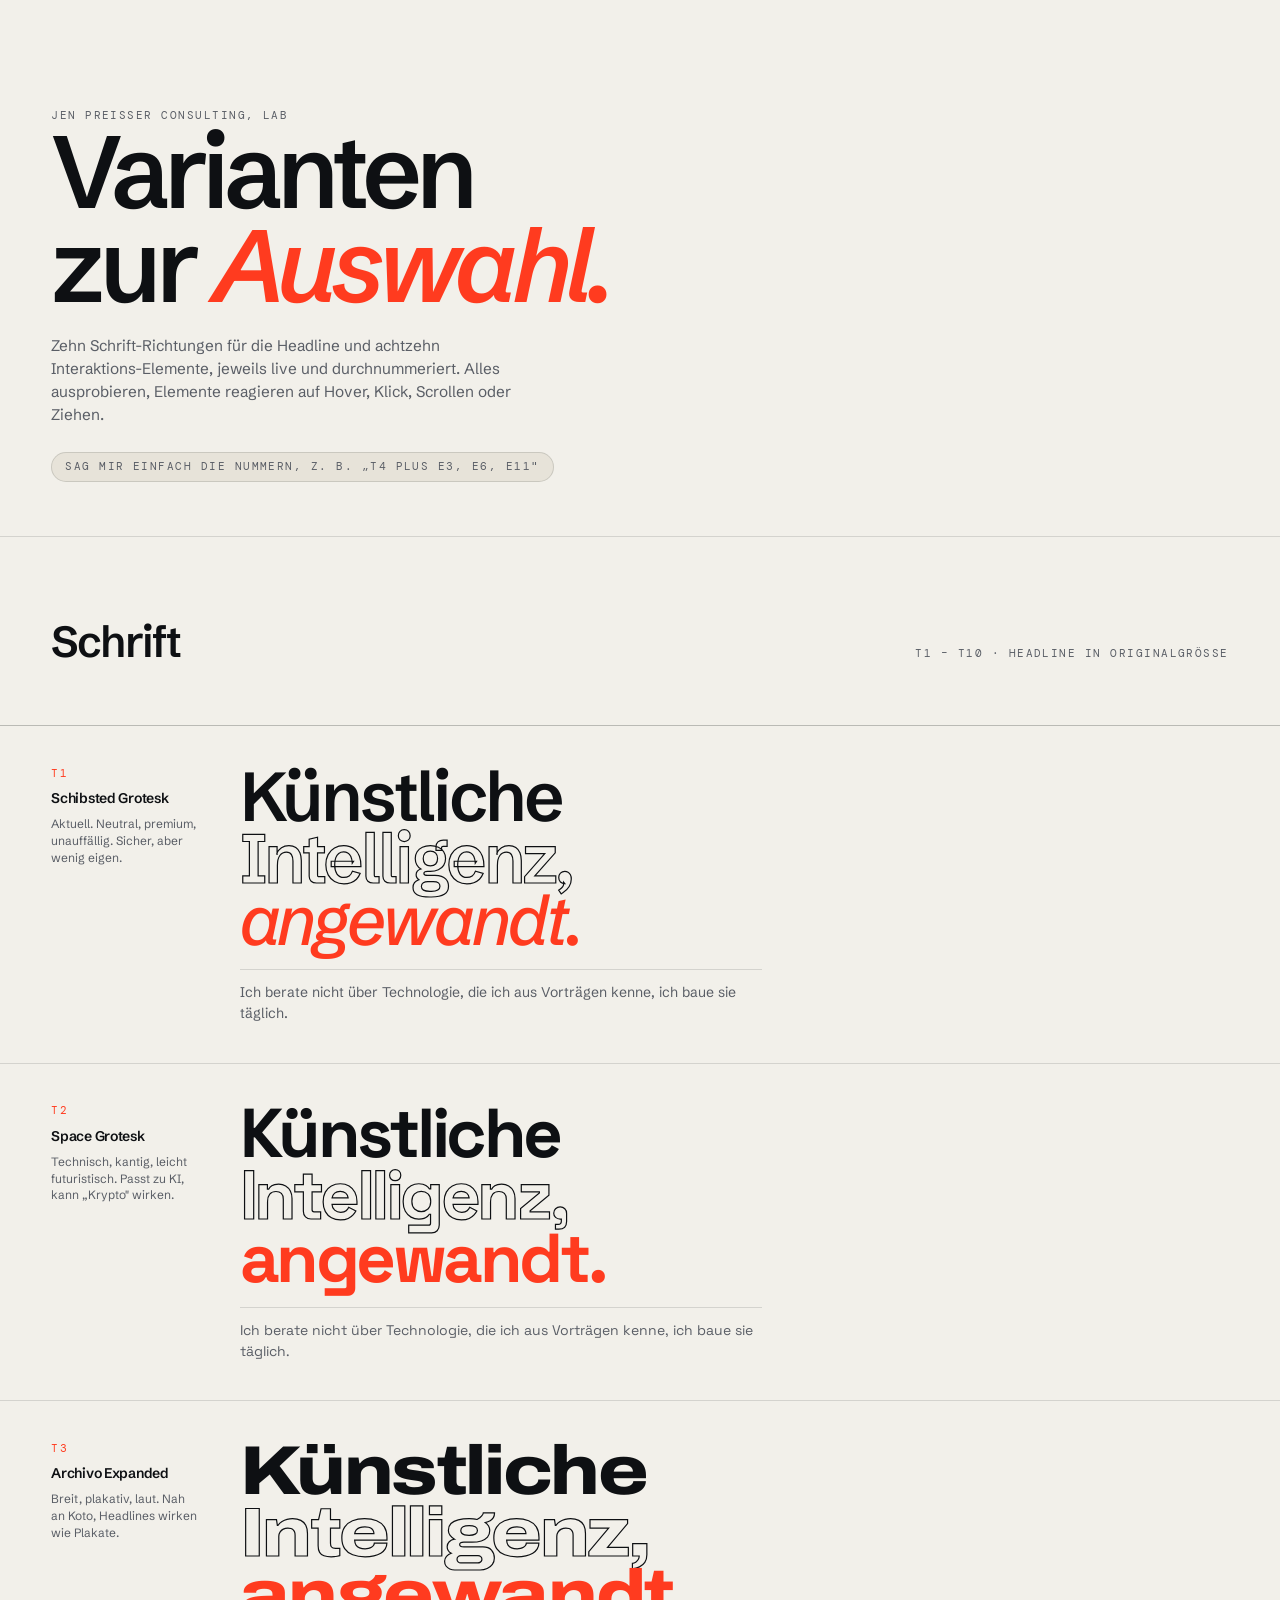
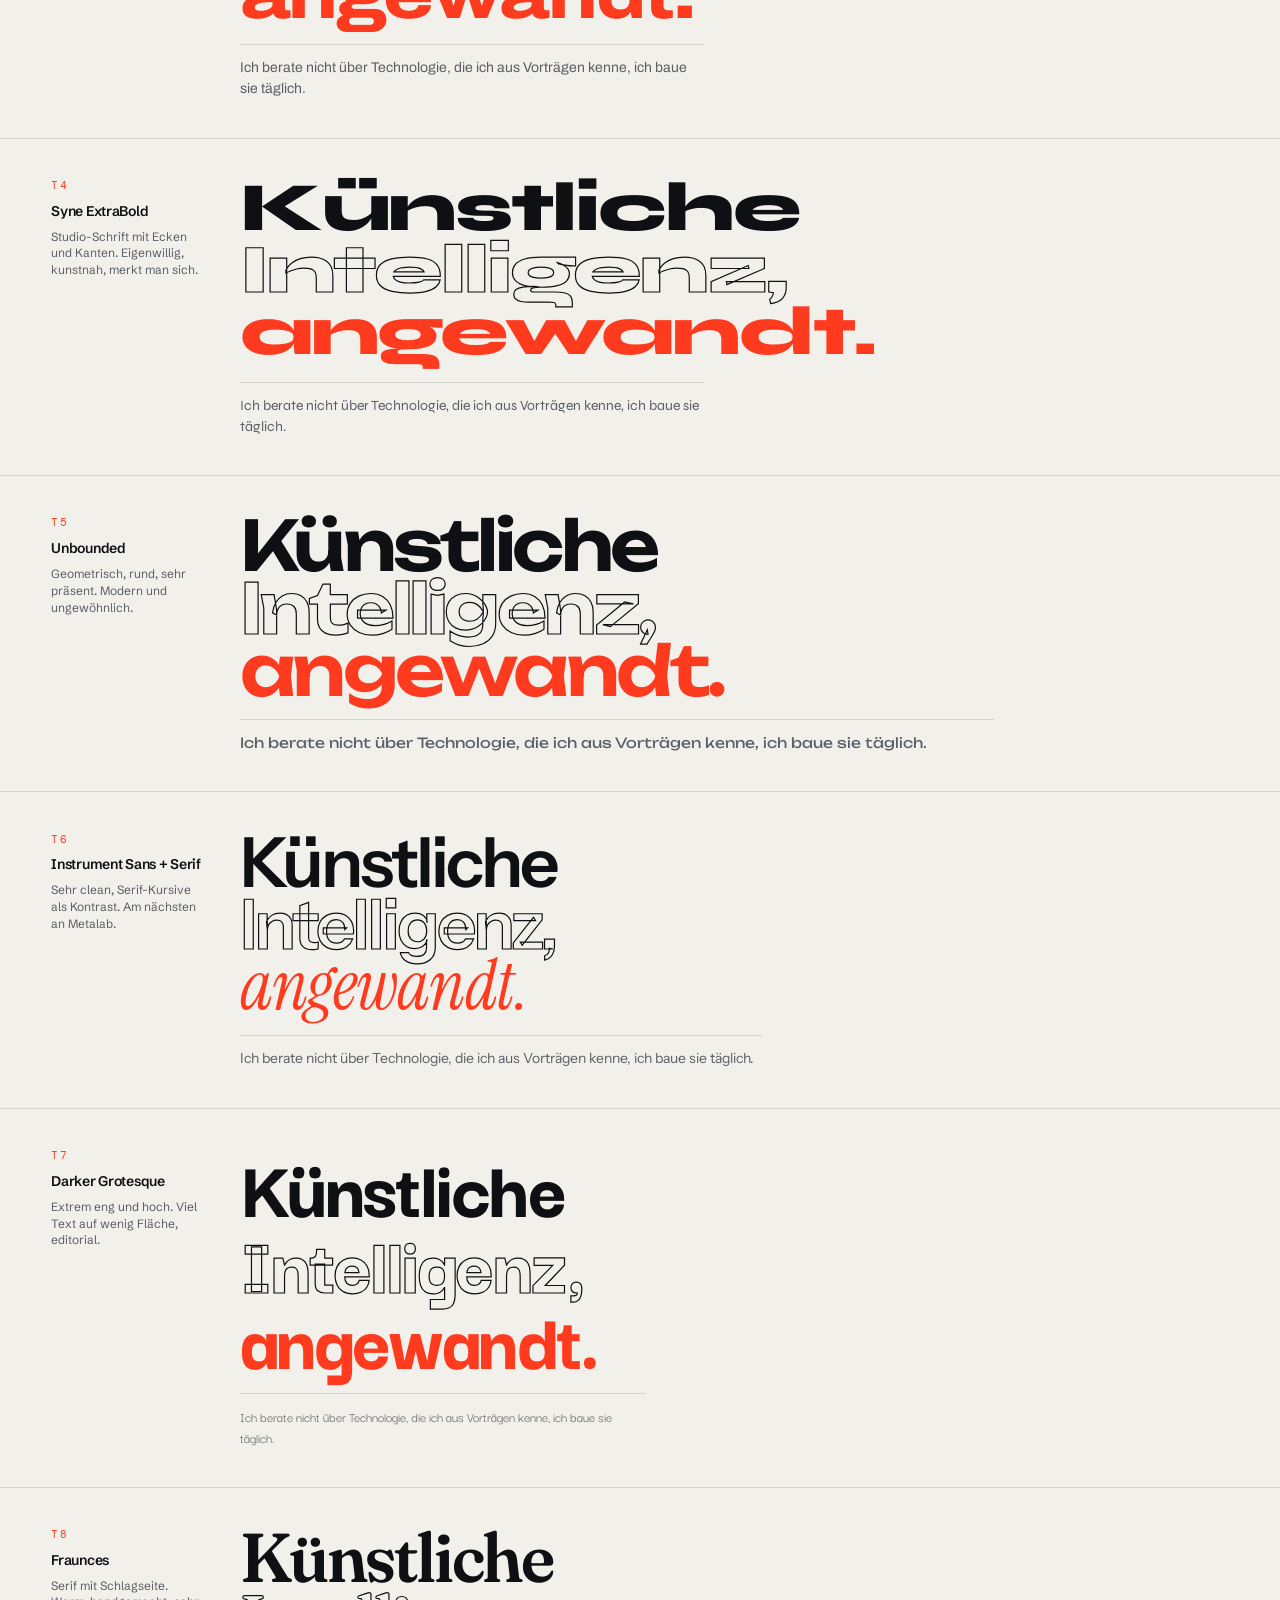
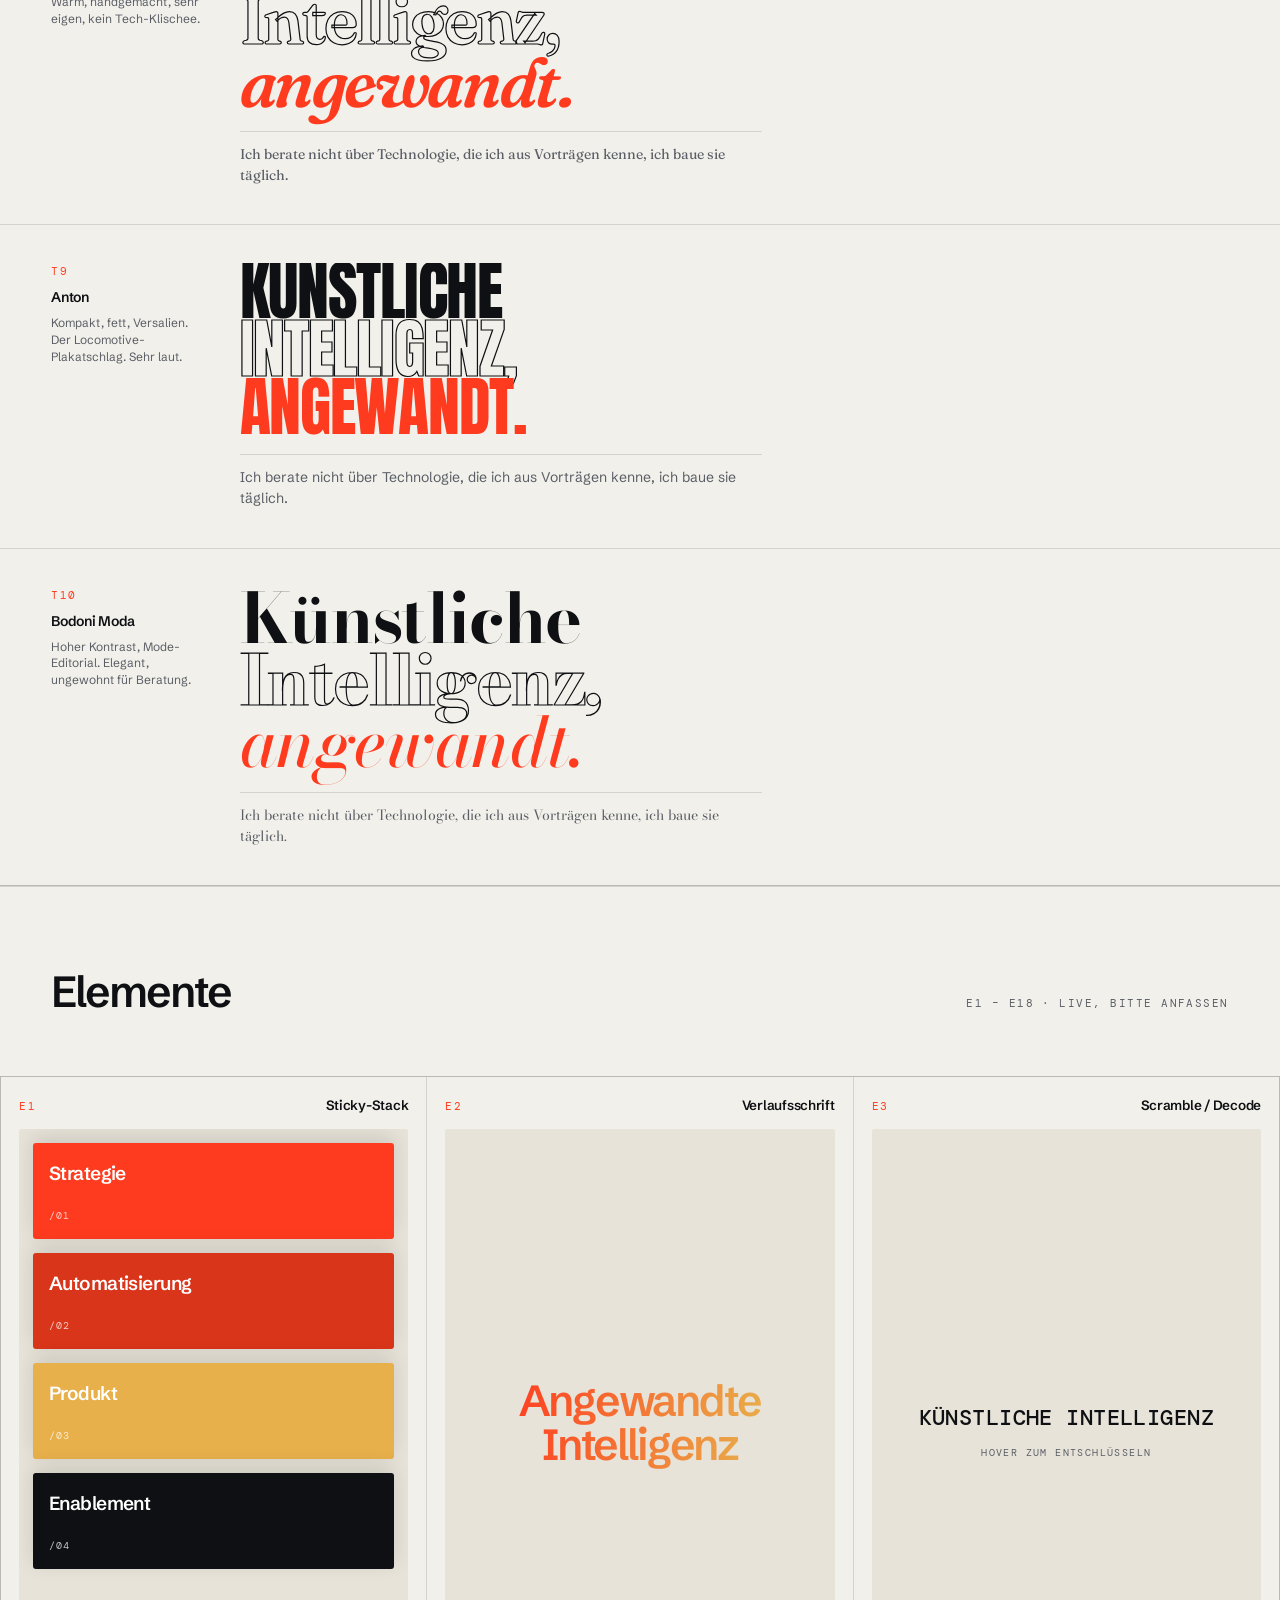
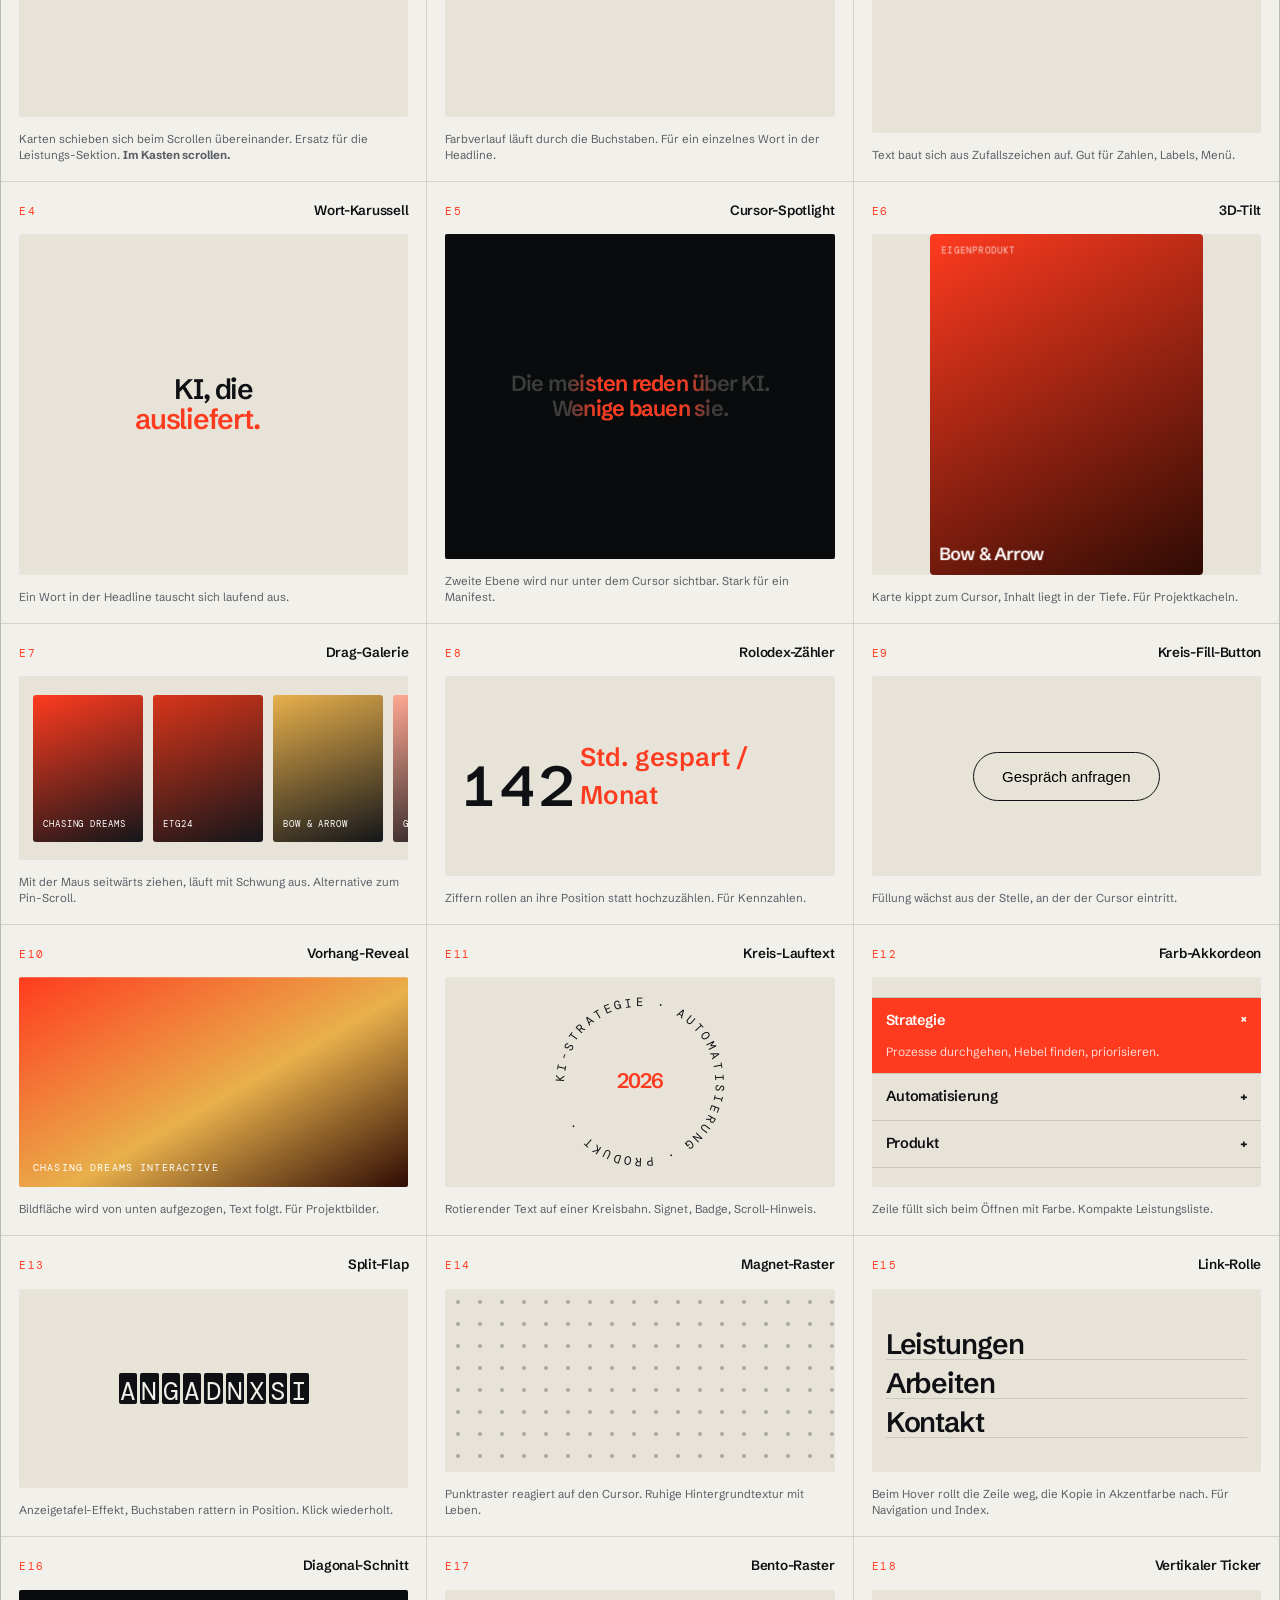
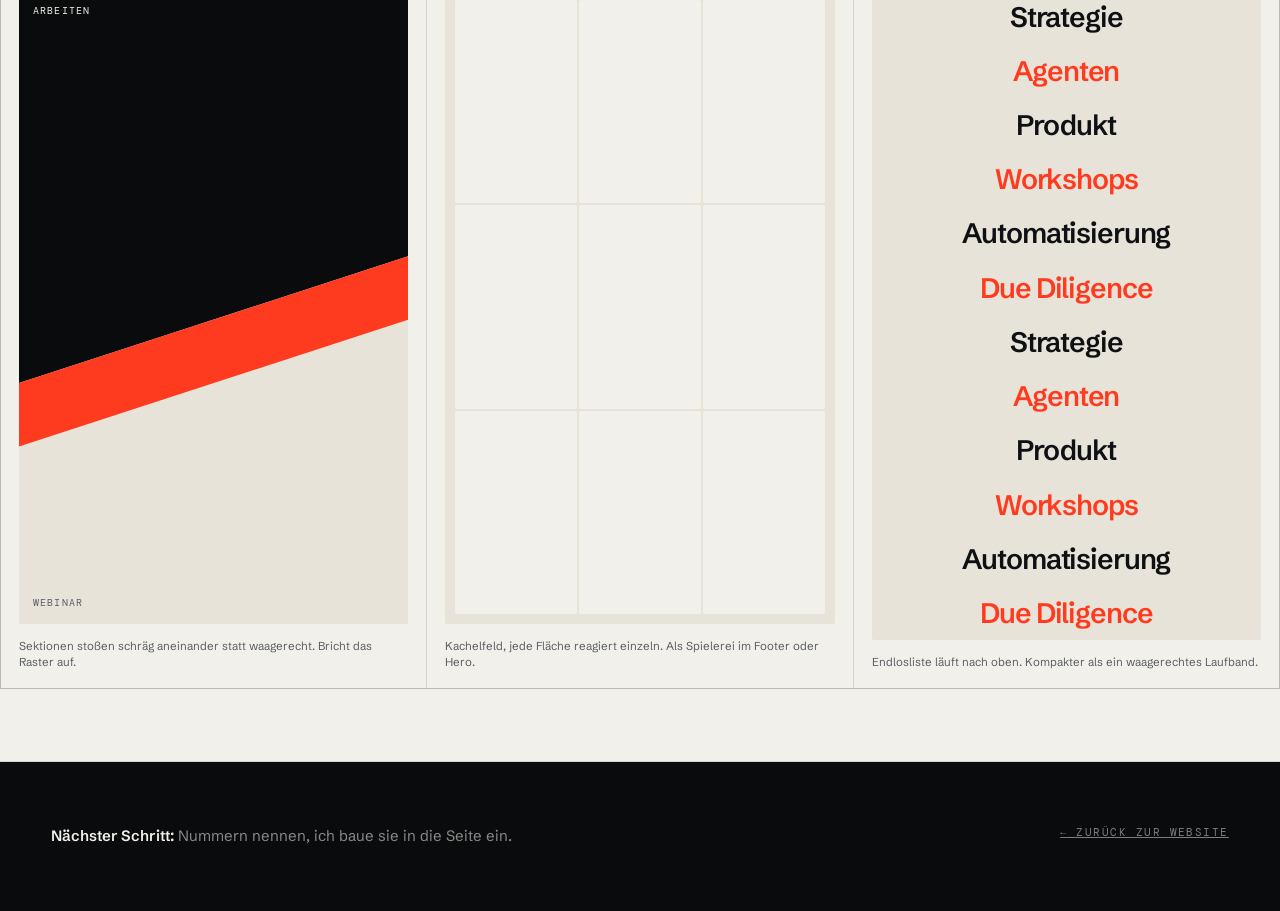
<file: lab.html>
<!DOCTYPE html>
<html lang="de">
<head>
<meta charset="UTF-8" />
<meta name="viewport" content="width=device-width, initial-scale=1" />
<title>Lab, Schriften & Elemente zur Auswahl</title>
<link rel="preconnect" href="https://fonts.googleapis.com">
<link rel="preconnect" href="https://fonts.gstatic.com" crossorigin>
<link href="https://fonts.googleapis.com/css2?family=Anton&family=Archivo:wdth,wght@62..125,400..900&family=Bodoni+Moda:ital,opsz,wght@0,6..96,400..900;1,6..96,400..900&family=DM+Mono:wght@400;500&family=Darker+Grotesque:wght@300..900&family=Fraunces:ital,opsz,wght@0,9..144,100..900;1,9..144,100..900&family=Instrument+Sans:wght@400..700&family=Instrument+Serif:ital@0;1&family=Schibsted+Grotesk:ital,wght@0,400..900;1,400..900&family=Space+Grotesk:wght@300..700&family=Syne:wght@400..800&family=Unbounded:wght@200..900&display=swap" rel="stylesheet">
<style>
:root{
  --ink:#0E1013;--ink-2:#5A5E66;
  --paper:#F2F0EA;--paper-2:#E7E3D9;--night:#0A0B0D;
  --verm:#FF3B1F;--verm-2:#FF6A4D;--verm-3:#FFA893;--verm-4:#FFD9CF;--amber:#E8B04B;
  --line:rgba(14,16,19,.13);--line-d:rgba(242,240,234,.15);
  --e:cubic-bezier(.19,1,.22,1);
  --pad:clamp(18px,4vw,64px);
}
*{margin:0;padding:0;box-sizing:border-box}
body{
  background:var(--paper);color:var(--ink);
  font-family:'Schibsted Grotesk',system-ui,sans-serif;font-size:15px;line-height:1.5;
  -webkit-font-smoothing:antialiased;overflow-x:hidden;
}
a{color:inherit}
.mono{font-family:'DM Mono',monospace;font-size:10.5px;letter-spacing:.14em;text-transform:uppercase;color:var(--ink-2)}
.wrap{padding-inline:var(--pad)}

/* ── Kopf ── */
header.top{padding:clamp(80px,12vh,150px) var(--pad) clamp(40px,6vh,70px);border-bottom:1px solid var(--line);position:relative;overflow:hidden}
header.top h1{font-size:clamp(38px,8vw,120px);font-weight:600;letter-spacing:-.055em;line-height:.92}
header.top h1 em{font-style:italic;color:var(--verm)}
header.top p{max-width:52ch;margin-top:22px;color:var(--ink-2);font-size:clamp(14px,1.2vw,17px)}
.pill{display:inline-block;border:1px solid var(--line);border-radius:100px;padding:6px 13px;margin-top:26px;background:var(--paper-2)}

/* ── Sektionen ── */
.sec{padding:clamp(56px,8vh,110px) 0;border-bottom:1px solid var(--line)}
.sec-h{display:flex;justify-content:space-between;align-items:baseline;gap:20px;flex-wrap:wrap;margin-bottom:clamp(28px,4vw,52px)}
.sec-h h2{font-size:clamp(24px,3.4vw,50px);font-weight:600;letter-spacing:-.045em}

/* ── Typo-Karten ── */
.tgrid{display:grid;gap:1px;background:var(--line);border-block:1px solid var(--line)}
.tcard{background:var(--paper);padding:clamp(20px,3vw,40px) var(--pad);display:grid;grid-template-columns:150px 1fr;gap:clamp(16px,3vw,44px);transition:background .5s var(--e)}
.tcard:hover{background:var(--paper-2)}
@media(max-width:820px){.tcard{grid-template-columns:1fr;gap:14px}}
.tcard .id{display:flex;flex-direction:column;gap:7px}
.tcard .id .no{font-family:'DM Mono',monospace;font-size:11px;letter-spacing:.14em;color:var(--verm)}
.tcard .id .nm{font-weight:600;font-size:14px;letter-spacing:-.02em}
.tcard .id .ch{font-size:12px;color:var(--ink-2);line-height:1.4}
.spec{overflow:hidden}
.spec .ttl{font-size:clamp(30px,5.4vw,86px);line-height:.9;letter-spacing:-.045em}
.spec .ttl span{display:block}
.spec .ttl .o{-webkit-text-stroke:1.2px var(--ink);color:transparent}
.spec .ttl .a{color:var(--verm)}
.spec .body{margin-top:18px;font-size:14px;color:var(--ink-2);max-width:58ch;border-top:1px solid var(--line);padding-top:12px}

/* Font-Zuweisungen */
.f-schibsted .ttl,.f-schibsted .body{font-family:'Schibsted Grotesk',sans-serif}
.f-schibsted .ttl{font-weight:600}.f-schibsted .a{font-style:italic;font-weight:500}

.f-space .ttl,.f-space .body{font-family:'Space Grotesk',sans-serif}
.f-space .ttl{font-weight:700;letter-spacing:-.05em}

.f-archivo .ttl,.f-archivo .body{font-family:'Archivo',sans-serif}
.f-archivo .ttl{font-weight:800;font-stretch:118%;letter-spacing:-.035em}

.f-syne .ttl,.f-syne .body{font-family:'Syne',sans-serif}
.f-syne .ttl{font-weight:800;letter-spacing:-.03em}

.f-unbounded .ttl,.f-unbounded .body{font-family:'Unbounded',sans-serif}
.f-unbounded .ttl{font-weight:600;letter-spacing:-.05em}

.f-instrument .ttl,.f-instrument .body{font-family:'Instrument Sans',sans-serif}
.f-instrument .ttl{font-weight:600;letter-spacing:-.045em}
.f-instrument .a{font-family:'Instrument Serif',serif;font-style:italic;font-weight:400;letter-spacing:-.01em}

.f-darker .ttl,.f-darker .body{font-family:'Darker Grotesque',sans-serif}
.f-darker .ttl{font-weight:800;letter-spacing:-.03em;font-size:clamp(36px,6.6vw,108px)}

.f-fraunces .ttl,.f-fraunces .body{font-family:'Fraunces',serif}
.f-fraunces .ttl{font-weight:600;font-variation-settings:'SOFT' 40,'WONK' 1;letter-spacing:-.035em}
.f-fraunces .a{font-style:italic}

.f-anton .ttl{font-family:'Anton',sans-serif;font-weight:400;letter-spacing:-.02em;text-transform:uppercase;font-size:clamp(28px,5vw,80px)}
.f-anton .body{font-family:'Schibsted Grotesk',sans-serif}

.f-bodoni .ttl,.f-bodoni .body{font-family:'Bodoni Moda',serif}
.f-bodoni .ttl{font-weight:700;letter-spacing:-.02em}
.f-bodoni .a{font-style:italic;font-weight:500}

/* ── Element-Grid ── */
.egrid{display:grid;grid-template-columns:repeat(auto-fill,minmax(320px,1fr));gap:1px;background:var(--line);border:1px solid var(--line)}
.el{background:var(--paper);padding:18px;display:flex;flex-direction:column;gap:14px;min-height:300px}
.el .hd{display:flex;justify-content:space-between;align-items:baseline;gap:10px}
.el .no{font-family:'DM Mono',monospace;font-size:11px;letter-spacing:.14em;color:var(--verm)}
.el .nm{font-weight:600;font-size:13.5px;letter-spacing:-.02em;text-align:right}
.el .dm{flex:1;display:flex;align-items:center;justify-content:center;position:relative;overflow:hidden;border-radius:2px;background:var(--paper-2)}
.el .cap{font-size:11.5px;color:var(--ink-2);line-height:1.4}

/* E1 Sticky-Stack */
.stack{width:100%;height:100%;overflow-y:auto;scrollbar-width:none}
.stack::-webkit-scrollbar{display:none}
.stack .inner{padding:14px;display:flex;flex-direction:column;gap:14px}
.stack .sc{position:sticky;top:14px;border-radius:3px;padding:16px;color:#fff;min-height:96px;display:flex;flex-direction:column;justify-content:space-between;box-shadow:0 -6px 20px rgba(0,0,0,.12)}
.stack .sc b{font-size:19px;font-weight:600;letter-spacing:-.03em}
.stack .sc small{font-family:'DM Mono',monospace;font-size:9.5px;letter-spacing:.12em;text-transform:uppercase;opacity:.75}
.stack .pad{height:120px;flex:none}

/* E2 Verlaufsschrift */
.gradtext{font-size:clamp(28px,3.4vw,46px);font-weight:600;letter-spacing:-.05em;line-height:1;text-align:center;padding:12px;
  background:linear-gradient(100deg,var(--verm),var(--amber),var(--verm-3),var(--verm));
  background-size:300% 100%;-webkit-background-clip:text;background-clip:text;color:transparent;
  animation:slidebg 6s linear infinite}
@keyframes slidebg{to{background-position:300% 0}}

/* E3 Scramble */
.scr{font-family:'DM Mono',monospace;font-size:clamp(15px,1.7vw,22px);letter-spacing:.02em;cursor:pointer;text-align:center;padding:16px;user-select:none}
.scr b{display:block;font-weight:500}
.scr i{display:block;font-style:normal;font-size:10px;letter-spacing:.14em;text-transform:uppercase;color:var(--ink-2);margin-top:10px}

/* E4 Wort-Karussell */
.carou{font-size:clamp(19px,2.2vw,30px);font-weight:600;letter-spacing:-.04em;line-height:1.1;padding:16px;text-align:center}
.carou .slot{display:inline-block;height:1.1em;overflow:hidden;vertical-align:bottom;position:relative;min-width:5.6em;text-align:left}
.carou .slot ul{list-style:none;transition:transform .7s var(--e)}
.carou .slot li{height:1.1em;color:var(--verm)}

/* E5 Spotlight */
.spot{position:relative;width:100%;height:100%;background:var(--night);cursor:crosshair}
.spot .l{position:absolute;inset:0;display:grid;place-items:center;text-align:center;padding:18px;font-size:clamp(15px,1.7vw,22px);font-weight:600;letter-spacing:-.035em;line-height:1.15}
.spot .base{color:rgba(242,240,234,.22)}
.spot .rev{color:var(--verm);
  -webkit-mask-image:radial-gradient(circle 74px at var(--mx,50%) var(--my,50%),#000 0 60%,transparent 100%);
  mask-image:radial-gradient(circle 74px at var(--mx,50%) var(--my,50%),#000 0 60%,transparent 100%)}

/* E6 3D-Tilt */
.tiltwrap{perspective:900px;width:100%;height:100%;display:grid;place-items:center}
.tilt{width:70%;aspect-ratio:4/5;border-radius:4px;background:linear-gradient(150deg,var(--verm),#2E0B04);
  transform-style:preserve-3d;transition:transform .18s ease-out;display:flex;flex-direction:column;justify-content:space-between;padding:14px;color:#fff}
.tilt b{font-size:17px;font-weight:600;letter-spacing:-.03em;transform:translateZ(34px)}
.tilt small{font-family:'DM Mono',monospace;font-size:9px;letter-spacing:.12em;text-transform:uppercase;opacity:.8;transform:translateZ(20px)}

/* E7 Drag-Galerie */
.drag{width:100%;height:100%;overflow:hidden;cursor:grab;display:flex;align-items:center}
.drag.on{cursor:grabbing}
.drag .row{display:flex;gap:10px;padding:0 14px;will-change:transform}
.drag .it{flex:none;width:110px;aspect-ratio:3/4;border-radius:3px;display:flex;align-items:flex-end;padding:10px;color:#fff;font-family:'DM Mono',monospace;font-size:9px;letter-spacing:.1em;text-transform:uppercase}

/* E8 Rolodex */
.rolo{display:flex;gap:6px;align-items:flex-end;padding:16px}
.rolo .d{width:.62em;height:1em;overflow:hidden;font-size:clamp(34px,4.4vw,60px);font-weight:600;letter-spacing:-.05em;font-variant-numeric:tabular-nums;position:relative}
.rolo .d ul{list-style:none;transition:transform 1.1s var(--e)}
.rolo .d li{height:1em;line-height:1}
.rolo .sfx{font-size:clamp(18px,2vw,26px);font-weight:600;color:var(--verm);margin-left:2px}

/* E9 Kreis-Fill Button */
.cbtn{position:relative;overflow:hidden;border:1px solid var(--ink);border-radius:100px;padding:15px 28px;font-size:15px;font-weight:500;background:transparent;cursor:pointer;isolation:isolate}
.cbtn span{position:relative;z-index:1;transition:color .35s var(--e)}
.cbtn::before{content:"";position:absolute;width:260px;height:260px;border-radius:50%;background:var(--verm);
  left:var(--x,50%);top:var(--y,50%);transform:translate(-50%,-50%) scale(0);transition:transform .55s var(--e);z-index:0}
.cbtn:hover::before{transform:translate(-50%,-50%) scale(1)}
.cbtn:hover span{color:#fff}

/* E10 Vorhang-Reveal */
.curt{width:100%;height:100%;position:relative;cursor:pointer;overflow:hidden}
.curt .im{position:absolute;inset:0;background:linear-gradient(150deg,var(--verm),var(--amber) 55%,#2E0B04);
  clip-path:inset(0 0 100% 0);transition:clip-path 1.1s var(--e)}
.curt.go .im{clip-path:inset(0 0 0 0)}
.curt .t{position:absolute;left:14px;bottom:12px;color:#fff;font-family:'DM Mono',monospace;font-size:9.5px;letter-spacing:.12em;text-transform:uppercase;opacity:0;transition:opacity .5s var(--e) .5s}
.curt.go .t{opacity:1}
.curt .hint{position:absolute;inset:0;display:grid;place-items:center;font-family:'DM Mono',monospace;font-size:9.5px;letter-spacing:.14em;text-transform:uppercase;color:var(--ink-2)}
.curt.go .hint{opacity:0}

/* E11 Kreis-Lauftext */
.circ{width:100%;height:100%;display:grid;place-items:center}
.circ svg{width:min(210px,86%);height:auto;overflow:visible}
.circ .g{animation:spin 22s linear infinite;transform-origin:100px 100px}
@keyframes spin{to{transform:rotate(360deg)}}
.circ text{font-family:'DM Mono',monospace;font-size:11.5px;letter-spacing:.28em;text-transform:uppercase;fill:var(--ink)}
.circ .mid{font-family:'Schibsted Grotesk',sans-serif;font-size:20px;font-weight:600;letter-spacing:-.04em;fill:var(--verm);text-anchor:middle}

/* E12 Akkordeon */
.acc{width:100%;align-self:stretch;display:flex;flex-direction:column;justify-content:center}
.acc .it{border-top:1px solid var(--line);position:relative;overflow:hidden;cursor:pointer}
.acc .it:last-child{border-bottom:1px solid var(--line)}
.acc .it::before{content:"";position:absolute;inset:0;background:var(--fc);transform:translateY(101%);transition:transform .6s var(--e)}
.acc .it.open::before{transform:translateY(0)}
.acc .hd2{position:relative;display:flex;justify-content:space-between;align-items:center;gap:10px;padding:12px 14px;font-weight:600;font-size:14.5px;letter-spacing:-.025em;transition:color .4s var(--e)}
.acc .it.open .hd2{color:#fff}
.acc .hd2 i{font-style:normal;font-family:'DM Mono',monospace;font-size:12px;transition:transform .5s var(--e)}
.acc .it.open .hd2 i{transform:rotate(45deg)}
.acc .bd{position:relative;max-height:0;overflow:hidden;transition:max-height .6s var(--e)}
.acc .it.open .bd{max-height:120px}
.acc .bd p{padding:0 14px 12px;font-size:12px;color:rgba(255,255,255,.8)}

/* E13 Split-Flap */
.flap{display:flex;gap:3px;padding:16px;flex-wrap:wrap;justify-content:center;cursor:pointer}
.flap .c{width:.72em;height:1.2em;background:var(--ink);color:var(--paper);border-radius:2px;
  font-family:'DM Mono',monospace;font-size:clamp(16px,2vw,26px);display:grid;place-items:center;
  font-variant-numeric:tabular-nums}

/* E14 Magnet-Punkte */
.mag{width:100%;height:100%;position:relative;overflow:hidden}
.mag i{position:absolute;width:4px;height:4px;border-radius:50%;background:var(--ink);opacity:.28;transition:transform .35s var(--e),background .35s,opacity .35s}

/* E15 Link-Rolle */
.rolls{display:flex;flex-direction:column;gap:2px;padding:14px;width:100%}
.roll{display:block;overflow:hidden;height:1.32em;position:relative;font-size:clamp(19px,2.2vw,30px);font-weight:600;letter-spacing:-.04em;cursor:pointer;border-bottom:1px solid var(--line)}
.roll span{display:block;transition:transform .55s var(--e)}
.roll span+span{color:var(--verm)}
.roll:hover span{transform:translateY(-100%)}

/* E16 Diagonal-Übergang */
.diag{width:100%;height:100%;position:relative;background:var(--paper-2)}
.diag .a{position:absolute;inset:0;background:var(--night);clip-path:polygon(0 0,100% 0,100% 42%,0 62%)}
.diag .b{position:absolute;inset:0;background:var(--verm);clip-path:polygon(0 62%,100% 42%,100% 52%,0 72%)}
.diag .t{position:absolute;left:14px;top:14px;color:var(--paper);font-family:'DM Mono',monospace;font-size:9.5px;letter-spacing:.12em;text-transform:uppercase}
.diag .t2{position:absolute;left:14px;bottom:14px;font-family:'DM Mono',monospace;font-size:9.5px;letter-spacing:.12em;text-transform:uppercase;color:var(--ink-2)}

/* E17 Hover-Bento */
.bento{display:grid;grid-template-columns:repeat(3,1fr);grid-template-rows:repeat(3,1fr);gap:2px;width:100%;height:100%;padding:10px}
.bento div{background:var(--paper);border-radius:2px;transition:background .45s var(--e),transform .45s var(--e)}
.bento div:hover{background:var(--verm);transform:scale(1.08)}

/* E18 Vertikaler Ticker */
.vtick{height:100%;width:100%;display:grid;place-items:center;overflow:hidden}
.vtick .col{display:flex;flex-direction:column;gap:0;animation:up 14s linear infinite}
.vtick .col span{font-size:clamp(19px,2.2vw,30px);font-weight:600;letter-spacing:-.04em;padding:6px 0;white-space:nowrap;text-align:center}
.vtick .col span:nth-child(even){color:var(--verm)}
@keyframes up{to{transform:translateY(-50%)}}

footer{padding:clamp(48px,7vh,90px) var(--pad);background:var(--night);color:rgba(242,240,234,.55);display:flex;justify-content:space-between;gap:18px;flex-wrap:wrap}
footer b{color:var(--paper);font-weight:600}
</style>
</head>
<body>

<header class="top">
  <div class="mono">Jen Preisser Consulting, Lab</div>
  <h1>Varianten<br>zur <em>Auswahl.</em></h1>
  <p>Zehn Schrift-Richtungen für die Headline und achtzehn Interaktions-Elemente, jeweils live und durchnummeriert. Alles ausprobieren, Elemente reagieren auf Hover, Klick, Scrollen oder Ziehen.</p>
  <div class="pill mono">Sag mir einfach die Nummern, z. B. „T4 plus E3, E6, E11"</div>
</header>

<!-- ══════ TYPOGRAFIE ══════ -->
<section class="sec" style="padding-bottom:0">
  <div class="sec-h wrap">
    <h2>Schrift</h2>
    <div class="mono">T1 – T10 · Headline in Originalgröße</div>
  </div>

  <div class="tgrid">
    <div class="tcard f-schibsted">
      <div class="id"><div class="no">T1</div><div class="nm">Schibsted Grotesk</div><div class="ch">Aktuell. Neutral, premium, unauffällig. Sicher, aber wenig eigen.</div></div>
      <div class="spec">
        <div class="ttl"><span>Künstliche</span><span class="o">Intelligenz,</span><span class="a">angewandt.</span></div>
        <div class="body">Ich berate nicht über Technologie, die ich aus Vorträgen kenne, ich baue sie täglich.</div>
      </div>
    </div>

    <div class="tcard f-space">
      <div class="id"><div class="no">T2</div><div class="nm">Space Grotesk</div><div class="ch">Technisch, kantig, leicht futuristisch. Passt zu KI, kann „Krypto" wirken.</div></div>
      <div class="spec">
        <div class="ttl"><span>Künstliche</span><span class="o">Intelligenz,</span><span class="a">angewandt.</span></div>
        <div class="body">Ich berate nicht über Technologie, die ich aus Vorträgen kenne, ich baue sie täglich.</div>
      </div>
    </div>

    <div class="tcard f-archivo">
      <div class="id"><div class="no">T3</div><div class="nm">Archivo Expanded</div><div class="ch">Breit, plakativ, laut. Nah an Koto, Headlines wirken wie Plakate.</div></div>
      <div class="spec">
        <div class="ttl"><span>Künstliche</span><span class="o">Intelligenz,</span><span class="a">angewandt.</span></div>
        <div class="body">Ich berate nicht über Technologie, die ich aus Vorträgen kenne, ich baue sie täglich.</div>
      </div>
    </div>

    <div class="tcard f-syne">
      <div class="id"><div class="no">T4</div><div class="nm">Syne ExtraBold</div><div class="ch">Studio-Schrift mit Ecken und Kanten. Eigenwillig, kunstnah, merkt man sich.</div></div>
      <div class="spec">
        <div class="ttl"><span>Künstliche</span><span class="o">Intelligenz,</span><span class="a">angewandt.</span></div>
        <div class="body">Ich berate nicht über Technologie, die ich aus Vorträgen kenne, ich baue sie täglich.</div>
      </div>
    </div>

    <div class="tcard f-unbounded">
      <div class="id"><div class="no">T5</div><div class="nm">Unbounded</div><div class="ch">Geometrisch, rund, sehr präsent. Modern und ungewöhnlich.</div></div>
      <div class="spec">
        <div class="ttl"><span>Künstliche</span><span class="o">Intelligenz,</span><span class="a">angewandt.</span></div>
        <div class="body">Ich berate nicht über Technologie, die ich aus Vorträgen kenne, ich baue sie täglich.</div>
      </div>
    </div>

    <div class="tcard f-instrument">
      <div class="id"><div class="no">T6</div><div class="nm">Instrument Sans + Serif</div><div class="ch">Sehr clean, Serif-Kursive als Kontrast. Am nächsten an Metalab.</div></div>
      <div class="spec">
        <div class="ttl"><span>Künstliche</span><span class="o">Intelligenz,</span><span class="a">angewandt.</span></div>
        <div class="body">Ich berate nicht über Technologie, die ich aus Vorträgen kenne, ich baue sie täglich.</div>
      </div>
    </div>

    <div class="tcard f-darker">
      <div class="id"><div class="no">T7</div><div class="nm">Darker Grotesque</div><div class="ch">Extrem eng und hoch. Viel Text auf wenig Fläche, editorial.</div></div>
      <div class="spec">
        <div class="ttl"><span>Künstliche</span><span class="o">Intelligenz,</span><span class="a">angewandt.</span></div>
        <div class="body">Ich berate nicht über Technologie, die ich aus Vorträgen kenne, ich baue sie täglich.</div>
      </div>
    </div>

    <div class="tcard f-fraunces">
      <div class="id"><div class="no">T8</div><div class="nm">Fraunces</div><div class="ch">Serif mit Schlagseite. Warm, handgemacht, sehr eigen, kein Tech-Klischee.</div></div>
      <div class="spec">
        <div class="ttl"><span>Künstliche</span><span class="o">Intelligenz,</span><span class="a">angewandt.</span></div>
        <div class="body">Ich berate nicht über Technologie, die ich aus Vorträgen kenne, ich baue sie täglich.</div>
      </div>
    </div>

    <div class="tcard f-anton">
      <div class="id"><div class="no">T9</div><div class="nm">Anton</div><div class="ch">Kompakt, fett, Versalien. Der Locomotive-Plakatschlag. Sehr laut.</div></div>
      <div class="spec">
        <div class="ttl"><span>Künstliche</span><span class="o">Intelligenz,</span><span class="a">angewandt.</span></div>
        <div class="body">Ich berate nicht über Technologie, die ich aus Vorträgen kenne, ich baue sie täglich.</div>
      </div>
    </div>

    <div class="tcard f-bodoni">
      <div class="id"><div class="no">T10</div><div class="nm">Bodoni Moda</div><div class="ch">Hoher Kontrast, Mode-Editorial. Elegant, ungewohnt für Beratung.</div></div>
      <div class="spec">
        <div class="ttl"><span>Künstliche</span><span class="o">Intelligenz,</span><span class="a">angewandt.</span></div>
        <div class="body">Ich berate nicht über Technologie, die ich aus Vorträgen kenne, ich baue sie täglich.</div>
      </div>
    </div>
  </div>
</section>

<!-- ══════ ELEMENTE ══════ -->
<section class="sec">
  <div class="sec-h wrap">
    <h2>Elemente</h2>
    <div class="mono">E1 – E18 · live, bitte anfassen</div>
  </div>

  <div class="egrid">

    <div class="el">
      <div class="hd"><span class="no">E1</span><span class="nm">Sticky-Stack</span></div>
      <div class="dm">
        <div class="stack"><div class="inner">
          <div class="sc" style="background:var(--verm)"><b>Strategie</b><small>/01</small></div>
          <div class="sc" style="background:#D9351A"><b>Automatisierung</b><small>/02</small></div>
          <div class="sc" style="background:var(--amber)"><b>Produkt</b><small>/03</small></div>
          <div class="sc" style="background:var(--ink)"><b>Enablement</b><small>/04</small></div>
          <div class="pad"></div>
        </div></div>
      </div>
      <div class="cap">Karten schieben sich beim Scrollen übereinander. Ersatz für die Leistungs-Sektion. <b>Im Kasten scrollen.</b></div>
    </div>

    <div class="el">
      <div class="hd"><span class="no">E2</span><span class="nm">Verlaufsschrift</span></div>
      <div class="dm"><div class="gradtext">Angewandte<br>Intelligenz</div></div>
      <div class="cap">Farbverlauf läuft durch die Buchstaben. Für ein einzelnes Wort in der Headline.</div>
    </div>

    <div class="el">
      <div class="hd"><span class="no">E3</span><span class="nm">Scramble / Decode</span></div>
      <div class="dm"><div class="scr" id="scr"><b data-txt="KÜNSTLICHE INTELLIGENZ">KÜNSTLICHE INTELLIGENZ</b><i>Hover zum Entschlüsseln</i></div></div>
      <div class="cap">Text baut sich aus Zufallszeichen auf. Gut für Zahlen, Labels, Menü.</div>
    </div>

    <div class="el">
      <div class="hd"><span class="no">E4</span><span class="nm">Wort-Karussell</span></div>
      <div class="dm"><div class="carou">KI, die<br><span class="slot" id="carou"><ul><li>funktioniert.</li><li>ausliefert.</li><li>Geld spart.</li><li>gebaut ist.</li></ul></span></div></div>
      <div class="cap">Ein Wort in der Headline tauscht sich laufend aus.</div>
    </div>

    <div class="el">
      <div class="hd"><span class="no">E5</span><span class="nm">Cursor-Spotlight</span></div>
      <div class="dm"><div class="spot" id="spot">
        <div class="l base">Die meisten reden über KI.<br>Wenige bauen sie.</div>
        <div class="l rev">Die meisten reden über KI.<br>Wenige bauen sie.</div>
      </div></div>
      <div class="cap">Zweite Ebene wird nur unter dem Cursor sichtbar. Stark für ein Manifest.</div>
    </div>

    <div class="el">
      <div class="hd"><span class="no">E6</span><span class="nm">3D-Tilt</span></div>
      <div class="dm"><div class="tiltwrap"><div class="tilt" id="tilt"><small>Eigenprodukt</small><b>Bow &amp; Arrow</b></div></div></div>
      <div class="cap">Karte kippt zum Cursor, Inhalt liegt in der Tiefe. Für Projektkacheln.</div>
    </div>

    <div class="el">
      <div class="hd"><span class="no">E7</span><span class="nm">Drag-Galerie</span></div>
      <div class="dm"><div class="drag" id="drag"><div class="row" id="dragrow"></div></div></div>
      <div class="cap">Mit der Maus seitwärts ziehen, läuft mit Schwung aus. Alternative zum Pin-Scroll.</div>
    </div>

    <div class="el">
      <div class="hd"><span class="no">E8</span><span class="nm">Rolodex-Zähler</span></div>
      <div class="dm"><div class="rolo" id="rolo"></div></div>
      <div class="cap">Ziffern rollen an ihre Position statt hochzuzählen. Für Kennzahlen.</div>
    </div>

    <div class="el">
      <div class="hd"><span class="no">E9</span><span class="nm">Kreis-Fill-Button</span></div>
      <div class="dm"><button class="cbtn" id="cbtn"><span>Gespräch anfragen</span></button></div>
      <div class="cap">Füllung wächst aus der Stelle, an der der Cursor eintritt.</div>
    </div>

    <div class="el">
      <div class="hd"><span class="no">E10</span><span class="nm">Vorhang-Reveal</span></div>
      <div class="dm"><div class="curt" id="curt"><div class="hint">Klick</div><div class="im"></div><div class="t">Chasing Dreams Interactive</div></div></div>
      <div class="cap">Bildfläche wird von unten aufgezogen, Text folgt. Für Projektbilder.</div>
    </div>

    <div class="el">
      <div class="hd"><span class="no">E11</span><span class="nm">Kreis-Lauftext</span></div>
      <div class="dm"><div class="circ">
        <svg viewBox="0 0 200 200">
          <defs><path id="cp" d="M100,100 m-72,0 a72,72 0 1,1 144,0 a72,72 0 1,1 -144,0"/></defs>
          <g class="g"><text><textPath href="#cp">KI-Strategie · Automatisierung · Produkt · </textPath></text></g>
          <text class="mid" x="100" y="106">2026</text>
        </svg>
      </div></div>
      <div class="cap">Rotierender Text auf einer Kreisbahn. Signet, Badge, Scroll-Hinweis.</div>
    </div>

    <div class="el">
      <div class="hd"><span class="no">E12</span><span class="nm">Farb-Akkordeon</span></div>
      <div class="dm"><div class="acc" id="acc">
        <div class="it" style="--fc:var(--verm)"><div class="hd2">Strategie<i>+</i></div><div class="bd"><p>Prozesse durchgehen, Hebel finden, priorisieren.</p></div></div>
        <div class="it" style="--fc:#D9351A"><div class="hd2">Automatisierung<i>+</i></div><div class="bd"><p>Wiederkehrende Arbeit an KI-Systeme übergeben.</p></div></div>
        <div class="it" style="--fc:var(--amber)"><div class="hd2">Produkt<i>+</i></div><div class="bd"><p>Von der Idee zum lauffähigen Produkt.</p></div></div>
      </div></div>
      <div class="cap">Zeile füllt sich beim Öffnen mit Farbe. Kompakte Leistungsliste.</div>
    </div>

    <div class="el">
      <div class="hd"><span class="no">E13</span><span class="nm">Split-Flap</span></div>
      <div class="dm"><div class="flap" id="flap" data-txt="ANGEWANDT"></div></div>
      <div class="cap">Anzeigetafel-Effekt, Buchstaben rattern in Position. Klick wiederholt.</div>
    </div>

    <div class="el">
      <div class="hd"><span class="no">E14</span><span class="nm">Magnet-Raster</span></div>
      <div class="dm"><div class="mag" id="mag"></div></div>
      <div class="cap">Punktraster reagiert auf den Cursor. Ruhige Hintergrundtextur mit Leben.</div>
    </div>

    <div class="el">
      <div class="hd"><span class="no">E15</span><span class="nm">Link-Rolle</span></div>
      <div class="dm"><div class="rolls">
        <a class="roll"><span>Leistungen</span><span>Leistungen</span></a>
        <a class="roll"><span>Arbeiten</span><span>Arbeiten</span></a>
        <a class="roll"><span>Kontakt</span><span>Kontakt</span></a>
      </div></div>
      <div class="cap">Beim Hover rollt die Zeile weg, die Kopie in Akzentfarbe nach. Für Navigation und Index.</div>
    </div>

    <div class="el">
      <div class="hd"><span class="no">E16</span><span class="nm">Diagonal-Schnitt</span></div>
      <div class="dm"><div class="diag"><div class="a"></div><div class="b"></div><div class="t">Arbeiten</div><div class="t2">Webinar</div></div></div>
      <div class="cap">Sektionen stoßen schräg aneinander statt waagerecht. Bricht das Raster auf.</div>
    </div>

    <div class="el">
      <div class="hd"><span class="no">E17</span><span class="nm">Bento-Raster</span></div>
      <div class="dm"><div class="bento"><div></div><div></div><div></div><div></div><div></div><div></div><div></div><div></div><div></div></div></div>
      <div class="cap">Kachelfeld, jede Fläche reagiert einzeln. Als Spielerei im Footer oder Hero.</div>
    </div>

    <div class="el">
      <div class="hd"><span class="no">E18</span><span class="nm">Vertikaler Ticker</span></div>
      <div class="dm"><div class="vtick"><div class="col" id="vtick"></div></div></div>
      <div class="cap">Endlosliste läuft nach oben. Kompakter als ein waagerechtes Laufband.</div>
    </div>

  </div>
</section>

<footer>
  <span><b>Nächster Schritt:</b> Nummern nennen, ich baue sie in die Seite ein.</span>
  <span class="mono" style="color:rgba(242,240,234,.5)"><a href="index.html">← Zurück zur Website</a></span>
</footer>

<script>
const $=s=>document.querySelector(s),$$=s=>[...document.querySelectorAll(s)];
const clamp=(v,a,b)=>Math.min(b,Math.max(a,v));

/* E3 Scramble */
(function(){
  const el=$('#scr b'),full=el.dataset.txt,chars='ABCDEFGHIJKLMNOPQRSTUVWXYZ#%&$/01';
  let t;
  const run=()=>{
    clearInterval(t);let i=0;
    t=setInterval(()=>{
      el.textContent=full.split('').map((c,j)=>{
        if(c===' ')return' ';
        if(j<i)return c;
        return chars[Math.floor(Math.random()*chars.length)];
      }).join('');
      i+=.5;
      if(i>=full.length){clearInterval(t);el.textContent=full}
    },35);
  };
  $('#scr').addEventListener('mouseenter',run);
  $('#scr').addEventListener('click',run);
})();

/* E4 Wort-Karussell */
(function(){
  const ul=$('#carou ul'),n=ul.children.length;let i=0;
  setInterval(()=>{i=(i+1)%n;ul.style.transform=`translateY(-${i*1.1}em)`},1900);
})();

/* E5 Spotlight */
(function(){
  const s=$('#spot'),rev=s.querySelector('.rev');
  s.addEventListener('mousemove',e=>{
    const r=s.getBoundingClientRect();
    rev.style.setProperty('--mx',(e.clientX-r.left)+'px');
    rev.style.setProperty('--my',(e.clientY-r.top)+'px');
  });
})();

/* E6 3D-Tilt */
(function(){
  const w=$('.tiltwrap'),c=$('#tilt');
  w.addEventListener('mousemove',e=>{
    const r=w.getBoundingClientRect();
    const x=(e.clientX-(r.left+r.width/2))/r.width, y=(e.clientY-(r.top+r.height/2))/r.height;
    c.style.transform=`rotateY(${x*22}deg) rotateX(${-y*22}deg) translateZ(8px)`;
  });
  w.addEventListener('mouseleave',()=>c.style.transform='rotateY(0) rotateX(0)');
})();

/* E7 Drag-Galerie */
(function(){
  const box=$('#drag'),row=$('#dragrow');
  const cols=['#FF3B1F','#D9351A','#E8B04B','#FFA893','#1A1D23','#FF6A4D','#8A8F99'];
  const names=['Chasing Dreams','ETG24','Bow &amp; Arrow','Grow Into Life','Weitere','Studio','Index'];
  row.innerHTML=cols.map((c,i)=>`<div class="it" style="background:linear-gradient(160deg,${c},#14161A)">${names[i]}</div>`).join('');
  let x=0,down=false,sx=0,ox=0,v=0,last=0;
  const min=()=>Math.min(0,box.clientWidth-row.scrollWidth-28);
  const apply=()=>row.style.transform=`translateX(${x}px)`;
  box.addEventListener('pointerdown',e=>{down=true;box.classList.add('on');sx=e.clientX;ox=x;last=e.clientX;box.setPointerCapture(e.pointerId)});
  box.addEventListener('pointermove',e=>{
    if(!down)return;
    x=clamp(ox+(e.clientX-sx),min(),0);v=e.clientX-last;last=e.clientX;apply();
  });
  const up=()=>{down=false;box.classList.remove('on')};
  box.addEventListener('pointerup',up);box.addEventListener('pointercancel',up);
  (function loop(){
    if(!down&&Math.abs(v)>.2){v*=.93;x=clamp(x+v,min(),0);apply()}
    requestAnimationFrame(loop);
  })();
})();

/* E8 Rolodex */
(function(){
  const host=$('#rolo'),target='142';
  // 20 Ziffern (0–9 zweimal), damit eine volle Umdrehung plus Zielziffer möglich ist
  host.innerHTML=target.split('').map(()=>`<span class="d"><ul>${Array.from({length:20},(_,i)=>`<li>${i%10}</li>`).join('')}</ul></span>`).join('')+`<span class="sfx">Std. gespart / Monat</span>`;
  const roll=()=>{
    $$('#rolo .d ul').forEach((ul,i)=>{
      ul.style.transition='none';ul.style.transform='translateY(0)';
      requestAnimationFrame(()=>{
        ul.style.transition='transform 1.2s cubic-bezier(.19,1,.22,1)';
        ul.style.transitionDelay=(i*.12)+'s';
        ul.style.transform=`translateY(-${10+ +target[i]}em)`;
      });
    });
  };
  const io=new IntersectionObserver(es=>es.forEach(e=>{if(e.isIntersecting){roll();io.unobserve(e.target)}}),{threshold:.5});
  io.observe(host);
  host.addEventListener('click',roll);
})();

/* E9 Kreis-Fill */
(function(){
  const b=$('#cbtn');
  b.addEventListener('mouseenter',e=>{
    const r=b.getBoundingClientRect();
    b.style.setProperty('--x',(e.clientX-r.left)+'px');
    b.style.setProperty('--y',(e.clientY-r.top)+'px');
  });
})();

/* E10 Vorhang */
(function(){
  const c=$('#curt');
  c.addEventListener('click',()=>{c.classList.toggle('go')});
  const io=new IntersectionObserver(es=>es.forEach(e=>{if(e.isIntersecting){c.classList.add('go');io.unobserve(e.target)}}),{threshold:.5});
  io.observe(c);
})();

/* E12 Akkordeon */
(function(){
  $$('#acc .it').forEach(it=>it.addEventListener('click',()=>{
    const was=it.classList.contains('open');
    $$('#acc .it').forEach(o=>o.classList.remove('open'));
    if(!was)it.classList.add('open');
  }));
  $('#acc .it').classList.add('open');
})();

/* E13 Split-Flap */
(function(){
  const host=$('#flap'),txt=host.dataset.txt,chars='ABCDEFGHIJKLMNOPQRSTUVWXYZ';
  host.innerHTML=txt.split('').map(()=>`<span class="c">·</span>`).join('');
  const cells=$$('#flap .c');
  const run=()=>{
    cells.forEach((cell,i)=>{
      let n=0;const spins=8+i*3;
      const t=setInterval(()=>{
        cell.textContent=chars[Math.floor(Math.random()*chars.length)];
        if(++n>=spins){clearInterval(t);cell.textContent=txt[i]}
      },45);
    });
  };
  host.addEventListener('click',run);
  const io=new IntersectionObserver(es=>es.forEach(e=>{if(e.isIntersecting){run();io.unobserve(e.target)}}),{threshold:.5});
  io.observe(host);
})();

/* E14 Magnet-Raster */
(function(){
  const m=$('#mag');
  const build=()=>{
    m.innerHTML='';
    const w=m.clientWidth,h=m.clientHeight,gap=22;
    for(let y=gap/2;y<h;y+=gap)for(let x=gap/2;x<w;x+=gap){
      const i=document.createElement('i');i.style.left=x+'px';i.style.top=y+'px';
      i.dataset.x=x;i.dataset.y=y;m.appendChild(i);
    }
  };
  build();addEventListener('resize',build);
  m.addEventListener('mousemove',e=>{
    const r=m.getBoundingClientRect(),mx=e.clientX-r.left,my=e.clientY-r.top;
    $$('#mag i').forEach(i=>{
      const dx=+i.dataset.x-mx,dy=+i.dataset.y-my,d=Math.hypot(dx,dy);
      if(d<90){const f=(1-d/90);
        i.style.transform=`translate(${dx/d*f*16||0}px,${dy/d*f*16||0}px) scale(${1+f*1.8})`;
        i.style.background='#FF3B1F';i.style.opacity=.3+f*.7;
      }else{i.style.transform='';i.style.background='';i.style.opacity=''}
    });
  });
  m.addEventListener('mouseleave',()=>$$('#mag i').forEach(i=>{i.style.transform='';i.style.background='';i.style.opacity=''}));
})();

/* E18 Vertikaler Ticker */
(function(){
  const words=['Strategie','Agenten','Produkt','Workshops','Automatisierung','Due Diligence'];
  $('#vtick').innerHTML=[...words,...words].map(w=>`<span>${w}</span>`).join('');
})();
</script>
</body>
</html>
</file>
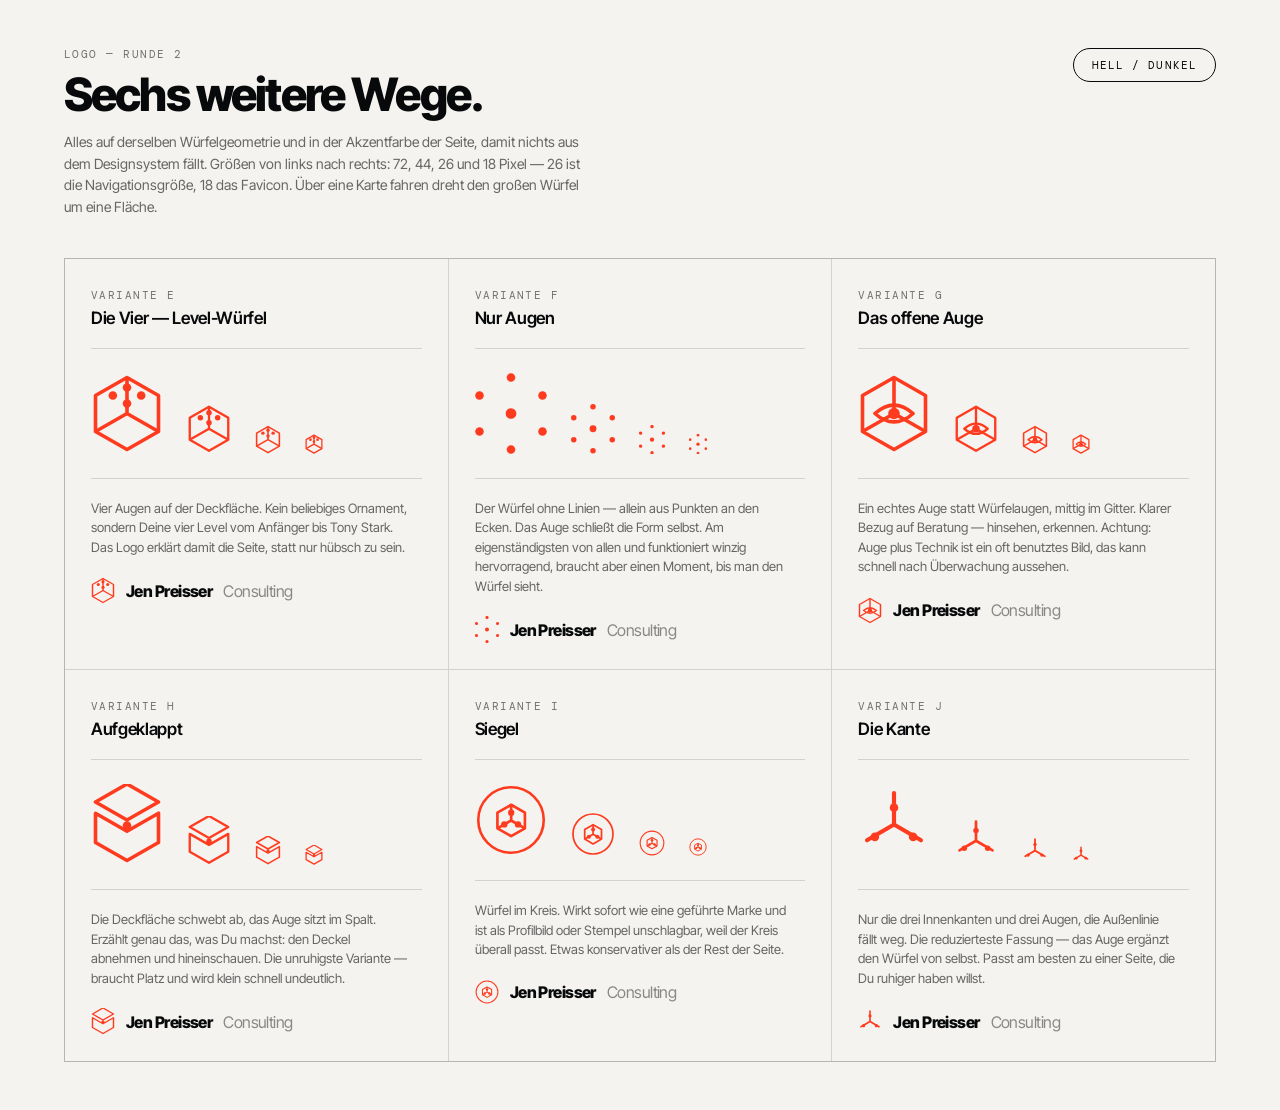
<file: logo-ideen.html>
<!DOCTYPE html>
<html lang="de" data-theme="light">
<head>
<meta charset="UTF-8" />
<meta name="viewport" content="width=device-width, initial-scale=1" />
<title>Würfel-Logo — Runde 2</title>
<link href="https://fonts.googleapis.com/css2?family=Inter+Tight:wght@400;600;800&family=DM+Mono:wght@400&display=swap" rel="stylesheet">
<style>
:root{
  --ink:#08090B; --paper:#F4F3EF; --acc:#FF3B1F;
  --bg:var(--paper); --fg:var(--ink); --hair:rgba(8,9,11,.14);
  --e:cubic-bezier(.19,1,.22,1);
}
:root[data-theme="dark"]{--bg:var(--ink);--fg:var(--paper);--hair:rgba(244,243,239,.16)}
*{margin:0;padding:0;box-sizing:border-box}
body{background:var(--bg);color:var(--fg);font-family:'Inter Tight',system-ui,sans-serif;padding:48px clamp(20px,5vw,72px);transition:background .5s var(--e),color .5s var(--e)}
h1{font-weight:800;font-stretch:112%;letter-spacing:-.04em;font-size:clamp(28px,4vw,46px);line-height:1}
.eyebrow{font-family:'DM Mono',monospace;font-size:10.5px;letter-spacing:.14em;text-transform:uppercase;opacity:.55}
.top{display:flex;justify-content:space-between;align-items:flex-start;gap:20px;flex-wrap:wrap;margin-bottom:14px}
.intro{font-size:14px;opacity:.6;max-width:66ch;line-height:1.55;margin-bottom:40px}
button{font-family:'DM Mono',monospace;font-size:11px;letter-spacing:.1em;text-transform:uppercase;background:transparent;color:inherit;border:1px solid currentColor;border-radius:100px;padding:9px 18px;cursor:pointer;transition:background .35s var(--e),color .35s var(--e)}
button:hover{background:var(--acc);border-color:var(--acc);color:#fff}
.grid{display:grid;grid-template-columns:repeat(auto-fit,minmax(290px,1fr));gap:1px;background:var(--hair);border:1px solid var(--hair)}
.card{background:var(--bg);padding:30px 26px 26px;display:flex;flex-direction:column;gap:20px}
.card h2{font-size:17px;font-weight:600;letter-spacing:-.02em;margin-top:6px}
.card p{font-size:13px;opacity:.6;line-height:1.5;max-width:40ch}
.stage{display:flex;align-items:flex-end;gap:24px;padding:24px 0;border-block:1px solid var(--hair);min-height:118px}
.stage svg{display:block;color:var(--acc);flex:none}
.lockup{display:flex;align-items:center;gap:11px;font-weight:800;font-stretch:112%;letter-spacing:-.035em;font-size:16px;white-space:nowrap}
.lockup .sub{opacity:.45;font-weight:400}
.lockup svg{width:24px;flex:none;color:var(--acc)}
.card .big{transition:transform .8s var(--e)}
.card:hover .big{transform:rotate(120deg)}
</style>
</head>
<body>

<div class="top">
  <div>
    <div class="eyebrow">Logo — Runde 2</div>
    <h1 style="margin-top:10px">Sechs weitere Wege.</h1>
  </div>
  <button id="tgl" type="button">Hell / Dunkel</button>
</div>
<p class="intro">Alles auf derselben Würfelgeometrie und in der Akzentfarbe der Seite, damit nichts aus dem Designsystem fällt. Größen von links nach rechts: 72, 44, 26 und 18 Pixel — 26 ist die Navigationsgröße, 18 das Favicon. Über eine Karte fahren dreht den großen Würfel um eine Fläche.</p>

<div class="grid" id="grid"></div>

<script>
const CUBE = `<g stroke="currentColor" stroke-width="SW" stroke-linejoin="round" fill="none">
  <path d="M16 2 30 10 30 26 16 34 2 26 2 10Z"/><path d="M16 2 16 18M16 18 30 26M16 18 2 26"/></g>`;

const IDEAS = [
{
  key:'E', name:'Die Vier — Level-Würfel',
  desc:'Vier Augen auf der Deckfläche. Kein beliebiges Ornament, sondern Deine vier Level vom Anfänger bis Tony Stark. Das Logo erklärt damit die Seite, statt nur hübsch zu sein.',
  svg:(sw,r)=>CUBE.replace('SW',sw)+`<g fill="currentColor">
    <circle cx="16" cy="6.4" r="${r}"/><circle cx="22.3" cy="10" r="${r}"/>
    <circle cx="9.7" cy="10" r="${r}"/><circle cx="16" cy="13.6" r="${r}"/></g>`
},
{
  key:'F', name:'Nur Augen',
  desc:'Der Würfel ohne Linien — allein aus Punkten an den Ecken. Das Auge schließt die Form selbst. Am eigenständigsten von allen und funktioniert winzig hervorragend, braucht aber einen Moment, bis man den Würfel sieht.',
  svg:(sw,r)=>`<g fill="currentColor">
    <circle cx="16" cy="2" r="${r}"/><circle cx="30" cy="10" r="${r}"/><circle cx="30" cy="26" r="${r}"/>
    <circle cx="16" cy="34" r="${r}"/><circle cx="2" cy="26" r="${r}"/><circle cx="2" cy="10" r="${r}"/>
    <circle cx="16" cy="18" r="${r*1.25}"/></g>`
},
{
  key:'G', name:'Das offene Auge',
  desc:'Ein echtes Auge statt Würfelaugen, mittig im Gitter. Klarer Bezug auf Beratung — hinsehen, erkennen. Achtung: Auge plus Technik ist ein oft benutztes Bild, das kann schnell nach Überwachung aussehen.',
  svg:(sw,r)=>CUBE.replace('SW',sw)+`<path d="M7.5 18 Q16 10.5 24.5 18 Q16 25.5 7.5 18Z" fill="none" stroke="currentColor" stroke-width="${sw}" stroke-linejoin="round"/><circle cx="16" cy="18" r="${r*1.35}" fill="currentColor"/>`
},
{
  key:'H', name:'Aufgeklappt',
  desc:'Die Deckfläche schwebt ab, das Auge sitzt im Spalt. Erzählt genau das, was Du machst: den Deckel abnehmen und hineinschauen. Die unruhigste Variante — braucht Platz und wird klein schnell undeutlich.',
  svg:(sw,r)=>`<g stroke="currentColor" stroke-width="${sw}" stroke-linejoin="round" fill="none">
    <path d="M16 0 30 8 16 16 2 8Z"/>
    <path d="M2 13 16 21 30 13 30 26 16 34 2 26Z"/></g>
    <circle cx="16" cy="18.4" r="${r}" fill="currentColor"/>`
},
{
  key:'I', name:'Siegel',
  desc:'Würfel im Kreis. Wirkt sofort wie eine geführte Marke und ist als Profilbild oder Stempel unschlagbar, weil der Kreis überall passt. Etwas konservativer als der Rest der Seite.',
  vb:'0 0 44 44',
  svg:(sw,r)=>`<circle cx="22" cy="22" r="20" fill="none" stroke="currentColor" stroke-width="${sw}"/>
    <g transform="translate(12.5 11.5) scale(0.6)">
    <g stroke="currentColor" stroke-width="${sw*1.7}" stroke-linejoin="round" fill="none">
    <path d="M16 2 30 10 30 26 16 34 2 26 2 10Z"/><path d="M16 2 16 18M16 18 30 26M16 18 2 26"/></g>
    <g fill="currentColor"><circle cx="16" cy="10" r="${r*1.7}"/><circle cx="23" cy="22" r="${r*1.7}"/><circle cx="9" cy="22" r="${r*1.7}"/></g></g>`
},
{
  key:'J', name:'Die Kante',
  desc:'Nur die drei Innenkanten und drei Augen, die Außenlinie fällt weg. Die reduzierteste Fassung — das Auge ergänzt den Würfel von selbst. Passt am besten zu einer Seite, die Du ruhiger haben willst.',
  svg:(sw,r)=>`<g stroke="currentColor" stroke-width="${sw*1.15}" stroke-linecap="round" fill="none">
    <path d="M16 4 16 18M16 18 28 25M16 18 4 25"/></g>
    <g fill="currentColor"><circle cx="16" cy="10.5" r="${r}"/><circle cx="24.5" cy="23.5" r="${r}"/><circle cx="7.5" cy="23.5" r="${r}"/></g>`
}
];

const SIZES=[{w:72,sw:1.6,r:1.9},{w:44,sw:1.7,r:2},{w:26,sw:1.9,r:2.1},{w:18,sw:2.3,r:2.4}];

document.getElementById('grid').innerHTML = IDEAS.map(o=>{
  const vb = o.vb || '0 0 32 36';
  const shots = SIZES.map((s,i)=>
    `<svg ${i===0?'class="big"':''} style="width:${s.w}px" viewBox="${vb}" fill="none" aria-label="Logo ${o.key}">${o.svg(s.sw,s.r)}</svg>`
  ).join('');
  return `<div class="card">
    <div><div class="eyebrow">Variante ${o.key}</div><h2>${o.name}</h2></div>
    <div class="stage">${shots}</div>
    <p>${o.desc}</p>
    <div class="lockup"><svg viewBox="${vb}" fill="none">${o.svg(1.9,2.1)}</svg>Jen Preisser <span class="sub">Consulting</span></div>
  </div>`;
}).join('');

document.getElementById('tgl').addEventListener('click',()=>{
  const r=document.documentElement;
  r.dataset.theme = r.dataset.theme==='dark' ? 'light' : 'dark';
});
</script>
</body>
</html>
</file>
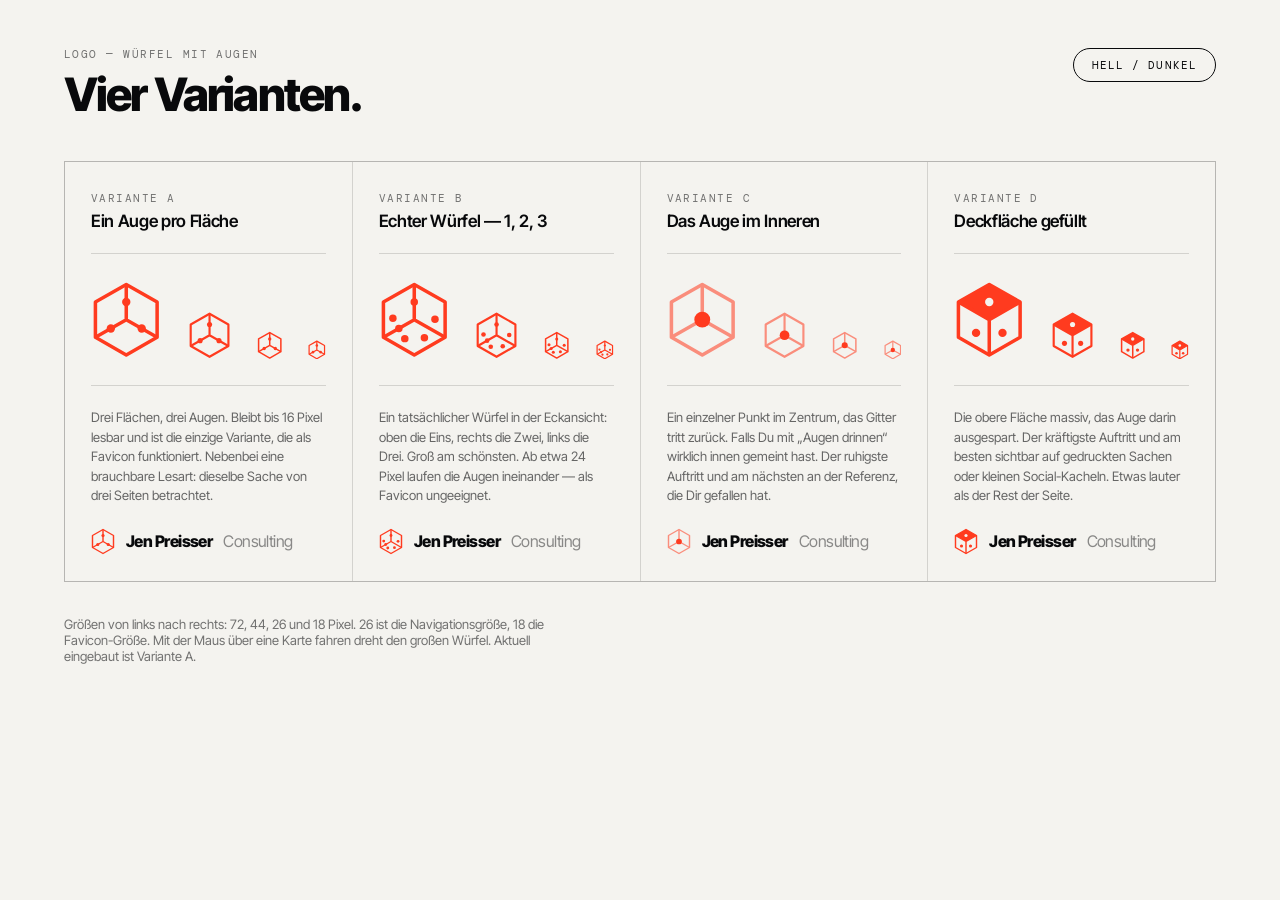
<file: logo.html>
<!DOCTYPE html>
<html lang="de" data-theme="light">
<head>
<meta charset="UTF-8" />
<meta name="viewport" content="width=device-width, initial-scale=1" />
<title>Würfel-Logo — Varianten</title>
<link href="https://fonts.googleapis.com/css2?family=Inter+Tight:wght@400;600;800&family=DM+Mono:wght@400&display=swap" rel="stylesheet">
<style>
:root{
  --ink:#08090B; --paper:#F4F3EF; --acc:#FF3B1F;
  --bg:var(--paper); --fg:var(--ink);
  --hair:rgba(8,9,11,.14);
  --e:cubic-bezier(.19,1,.22,1);
}
:root[data-theme="dark"]{--bg:var(--ink);--fg:var(--paper);--hair:rgba(244,243,239,.16)}
*{margin:0;padding:0;box-sizing:border-box}
body{background:var(--bg);color:var(--fg);font-family:'Inter Tight',system-ui,sans-serif;font-weight:400;padding:48px clamp(20px,5vw,72px);transition:background .5s var(--e),color .5s var(--e)}
h1{font-weight:800;font-stretch:112%;letter-spacing:-.04em;font-size:clamp(28px,4vw,46px);line-height:1}
.eyebrow{font-family:'DM Mono',monospace;font-size:10.5px;letter-spacing:.14em;text-transform:uppercase;opacity:.55}
.top{display:flex;justify-content:space-between;align-items:flex-start;gap:20px;flex-wrap:wrap;margin-bottom:44px}
button{font-family:'DM Mono',monospace;font-size:11px;letter-spacing:.1em;text-transform:uppercase;background:transparent;color:inherit;border:1px solid currentColor;border-radius:100px;padding:9px 18px;cursor:pointer;transition:background .35s var(--e),color .35s var(--e)}
button:hover{background:var(--acc);border-color:var(--acc);color:#fff}

.grid{display:grid;grid-template-columns:repeat(auto-fit,minmax(280px,1fr));gap:1px;background:var(--hair);border:1px solid var(--hair)}
.card{background:var(--bg);padding:30px 26px 26px;display:flex;flex-direction:column;gap:22px}
.card h2{font-size:17px;font-weight:600;letter-spacing:-.02em}
.card p{font-size:13px;opacity:.6;line-height:1.5;max-width:38ch}
.stage{display:flex;align-items:flex-end;gap:26px;padding:26px 0;border-block:1px solid var(--hair);min-height:120px}
.stage svg{display:block;color:var(--acc)}
.s-xl{width:72px}   .s-l{width:44px}   .s-m{width:26px}  .s-s{width:18px}
.lockup{display:flex;align-items:center;gap:11px;font-weight:800;font-stretch:112%;letter-spacing:-.035em;font-size:16px;white-space:nowrap}
.lockup .sub{opacity:.45;font-weight:400}
.lockup svg{width:24px;flex:none}
.spin{transition:transform .7s var(--e)}
.card:hover .spin{transform:rotate(120deg)}
</style>
</head>
<body>

<div class="top">
  <div>
    <div class="eyebrow">Logo — Würfel mit Augen</div>
    <h1 style="margin-top:10px">Vier Varianten.</h1>
  </div>
  <button id="tgl" type="button">Hell / Dunkel</button>
</div>

<div class="grid">

  <!-- A -->
  <div class="card">
    <div>
      <div class="eyebrow">Variante A</div>
      <h2 style="margin-top:6px">Ein Auge pro Fläche</h2>
    </div>
    <div class="stage">
      <svg class="s-xl spin" viewBox="0 0 32 36" fill="none" aria-label="Würfel-Logo A"><g stroke="currentColor" stroke-width="1.6" stroke-linejoin="round"><path d="M16 2 30 10 30 26 16 34 2 26 2 10Z"/><path d="M16 2 16 18M16 18 30 26M16 18 2 26"/></g><g fill="currentColor"><circle cx="16" cy="10" r="1.9"/><circle cx="23" cy="22" r="1.9"/><circle cx="9" cy="22" r="1.9"/></g></svg>
      <svg class="s-l" viewBox="0 0 32 36" fill="none"><g stroke="currentColor" stroke-width="1.6" stroke-linejoin="round"><path d="M16 2 30 10 30 26 16 34 2 26 2 10Z"/><path d="M16 2 16 18M16 18 30 26M16 18 2 26"/></g><g fill="currentColor"><circle cx="16" cy="10" r="1.9"/><circle cx="23" cy="22" r="1.9"/><circle cx="9" cy="22" r="1.9"/></g></svg>
      <svg class="s-m" viewBox="0 0 32 36" fill="none"><g stroke="currentColor" stroke-width="1.9" stroke-linejoin="round"><path d="M16 2 30 10 30 26 16 34 2 26 2 10Z"/><path d="M16 2 16 18M16 18 30 26M16 18 2 26"/></g><g fill="currentColor"><circle cx="16" cy="10" r="2.1"/><circle cx="23" cy="22" r="2.1"/><circle cx="9" cy="22" r="2.1"/></g></svg>
      <svg class="s-s" viewBox="0 0 32 36" fill="none"><g stroke="currentColor" stroke-width="2.2" stroke-linejoin="round"><path d="M16 2 30 10 30 26 16 34 2 26 2 10Z"/><path d="M16 2 16 18M16 18 30 26M16 18 2 26"/></g><g fill="currentColor"><circle cx="16" cy="10" r="2.3"/><circle cx="23" cy="22" r="2.3"/><circle cx="9" cy="22" r="2.3"/></g></svg>
    </div>
    <p>Drei Flächen, drei Augen. Bleibt bis 16 Pixel lesbar und ist die einzige Variante, die als Favicon funktioniert. Nebenbei eine brauchbare Lesart: dieselbe Sache von drei Seiten betrachtet.</p>
    <div class="lockup"><svg viewBox="0 0 32 36" fill="none"><g stroke="currentColor" stroke-width="1.9" stroke-linejoin="round" style="color:var(--acc)"><path d="M16 2 30 10 30 26 16 34 2 26 2 10Z"/><path d="M16 2 16 18M16 18 30 26M16 18 2 26"/></g><g fill="var(--acc)"><circle cx="16" cy="10" r="2.1"/><circle cx="23" cy="22" r="2.1"/><circle cx="9" cy="22" r="2.1"/></g></svg>Jen Preisser <span class="sub">Consulting</span></div>
  </div>

  <!-- B -->
  <div class="card">
    <div>
      <div class="eyebrow">Variante B</div>
      <h2 style="margin-top:6px">Echter Würfel — 1, 2, 3</h2>
    </div>
    <div class="stage">
      <svg class="s-xl spin" viewBox="0 0 32 36" fill="none" aria-label="Würfel-Logo B"><g stroke="currentColor" stroke-width="1.6" stroke-linejoin="round"><path d="M16 2 30 10 30 26 16 34 2 26 2 10Z"/><path d="M16 2 16 18M16 18 30 26M16 18 2 26"/></g><g fill="currentColor"><circle cx="16" cy="10" r="1.7"/><circle cx="20.6" cy="26.2" r="1.7"/><circle cx="25.4" cy="17.8" r="1.7"/><circle cx="9" cy="22" r="1.7"/><circle cx="11.7" cy="26.6" r="1.7"/><circle cx="6.3" cy="17.4" r="1.7"/></g></svg>
      <svg class="s-l" viewBox="0 0 32 36" fill="none"><g stroke="currentColor" stroke-width="1.6" stroke-linejoin="round"><path d="M16 2 30 10 30 26 16 34 2 26 2 10Z"/><path d="M16 2 16 18M16 18 30 26M16 18 2 26"/></g><g fill="currentColor"><circle cx="16" cy="10" r="1.7"/><circle cx="20.6" cy="26.2" r="1.7"/><circle cx="25.4" cy="17.8" r="1.7"/><circle cx="9" cy="22" r="1.7"/><circle cx="11.7" cy="26.6" r="1.7"/><circle cx="6.3" cy="17.4" r="1.7"/></g></svg>
      <svg class="s-m" viewBox="0 0 32 36" fill="none"><g stroke="currentColor" stroke-width="1.9" stroke-linejoin="round"><path d="M16 2 30 10 30 26 16 34 2 26 2 10Z"/><path d="M16 2 16 18M16 18 30 26M16 18 2 26"/></g><g fill="currentColor"><circle cx="16" cy="10" r="1.9"/><circle cx="20.6" cy="26.2" r="1.9"/><circle cx="25.4" cy="17.8" r="1.9"/><circle cx="9" cy="22" r="1.9"/><circle cx="11.7" cy="26.6" r="1.9"/><circle cx="6.3" cy="17.4" r="1.9"/></g></svg>
      <svg class="s-s" viewBox="0 0 32 36" fill="none"><g stroke="currentColor" stroke-width="2.2" stroke-linejoin="round"><path d="M16 2 30 10 30 26 16 34 2 26 2 10Z"/><path d="M16 2 16 18M16 18 30 26M16 18 2 26"/></g><g fill="currentColor"><circle cx="16" cy="10" r="2"/><circle cx="20.6" cy="26.2" r="2"/><circle cx="25.4" cy="17.8" r="2"/><circle cx="9" cy="22" r="2"/><circle cx="11.7" cy="26.6" r="2"/><circle cx="6.3" cy="17.4" r="2"/></g></svg>
    </div>
    <p>Ein tatsächlicher Würfel in der Eckansicht: oben die Eins, rechts die Zwei, links die Drei. Groß am schönsten. Ab etwa 24 Pixel laufen die Augen ineinander — als Favicon ungeeignet.</p>
    <div class="lockup"><svg viewBox="0 0 32 36" fill="none"><g stroke="var(--acc)" stroke-width="1.9" stroke-linejoin="round"><path d="M16 2 30 10 30 26 16 34 2 26 2 10Z"/><path d="M16 2 16 18M16 18 30 26M16 18 2 26"/></g><g fill="var(--acc)"><circle cx="16" cy="10" r="1.9"/><circle cx="20.6" cy="26.2" r="1.9"/><circle cx="25.4" cy="17.8" r="1.9"/><circle cx="9" cy="22" r="1.9"/><circle cx="11.7" cy="26.6" r="1.9"/><circle cx="6.3" cy="17.4" r="1.9"/></g></svg>Jen Preisser <span class="sub">Consulting</span></div>
  </div>

  <!-- C -->
  <div class="card">
    <div>
      <div class="eyebrow">Variante C</div>
      <h2 style="margin-top:6px">Das Auge im Inneren</h2>
    </div>
    <div class="stage">
      <svg class="s-xl spin" viewBox="0 0 32 36" fill="none" aria-label="Würfel-Logo C"><g stroke="currentColor" stroke-width="1.6" stroke-linejoin="round" opacity=".55"><path d="M16 2 30 10 30 26 16 34 2 26 2 10Z"/><path d="M16 2 16 18M16 18 30 26M16 18 2 26"/></g><circle cx="16" cy="18" r="3.6" fill="currentColor"/></svg>
      <svg class="s-l" viewBox="0 0 32 36" fill="none"><g stroke="currentColor" stroke-width="1.6" stroke-linejoin="round" opacity=".55"><path d="M16 2 30 10 30 26 16 34 2 26 2 10Z"/><path d="M16 2 16 18M16 18 30 26M16 18 2 26"/></g><circle cx="16" cy="18" r="3.6" fill="currentColor"/></svg>
      <svg class="s-m" viewBox="0 0 32 36" fill="none"><g stroke="currentColor" stroke-width="1.9" stroke-linejoin="round" opacity=".55"><path d="M16 2 30 10 30 26 16 34 2 26 2 10Z"/><path d="M16 2 16 18M16 18 30 26M16 18 2 26"/></g><circle cx="16" cy="18" r="3.8" fill="currentColor"/></svg>
      <svg class="s-s" viewBox="0 0 32 36" fill="none"><g stroke="currentColor" stroke-width="2.2" stroke-linejoin="round" opacity=".55"><path d="M16 2 30 10 30 26 16 34 2 26 2 10Z"/><path d="M16 2 16 18M16 18 30 26M16 18 2 26"/></g><circle cx="16" cy="18" r="4" fill="currentColor"/></svg>
    </div>
    <p>Ein einzelner Punkt im Zentrum, das Gitter tritt zurück. Falls Du mit „Augen drinnen“ wirklich innen gemeint hast. Der ruhigste Auftritt und am nächsten an der Referenz, die Dir gefallen hat.</p>
    <div class="lockup"><svg viewBox="0 0 32 36" fill="none"><g stroke="var(--acc)" stroke-width="1.9" stroke-linejoin="round" opacity=".55"><path d="M16 2 30 10 30 26 16 34 2 26 2 10Z"/><path d="M16 2 16 18M16 18 30 26M16 18 2 26"/></g><circle cx="16" cy="18" r="3.8" fill="var(--acc)"/></svg>Jen Preisser <span class="sub">Consulting</span></div>
  </div>

  <!-- D -->
  <div class="card">
    <div>
      <div class="eyebrow">Variante D</div>
      <h2 style="margin-top:6px">Deckfläche gefüllt</h2>
    </div>
    <div class="stage">
      <svg class="s-xl spin" viewBox="0 0 32 36" fill="none" aria-label="Würfel-Logo D"><path d="M16 2 30 10 16 18 2 10Z" fill="currentColor"/><g stroke="currentColor" stroke-width="1.6" stroke-linejoin="round"><path d="M16 2 30 10 30 26 16 34 2 26 2 10Z"/><path d="M16 18 30 10M16 18 2 10M16 18 16 34"/></g><circle cx="16" cy="10" r="1.9" fill="var(--bg)"/><g fill="currentColor"><circle cx="22" cy="24" r="1.9"/><circle cx="10" cy="24" r="1.9"/></g></svg>
      <svg class="s-l" viewBox="0 0 32 36" fill="none"><path d="M16 2 30 10 16 18 2 10Z" fill="currentColor"/><g stroke="currentColor" stroke-width="1.6" stroke-linejoin="round"><path d="M16 2 30 10 30 26 16 34 2 26 2 10Z"/><path d="M16 18 30 10M16 18 2 10M16 18 16 34"/></g><circle cx="16" cy="10" r="1.9" fill="var(--bg)"/><g fill="currentColor"><circle cx="22" cy="24" r="1.9"/><circle cx="10" cy="24" r="1.9"/></g></svg>
      <svg class="s-m" viewBox="0 0 32 36" fill="none"><path d="M16 2 30 10 16 18 2 10Z" fill="currentColor"/><g stroke="currentColor" stroke-width="1.9" stroke-linejoin="round"><path d="M16 2 30 10 30 26 16 34 2 26 2 10Z"/><path d="M16 18 30 10M16 18 2 10M16 18 16 34"/></g><circle cx="16" cy="10" r="2.1" fill="var(--bg)"/><g fill="currentColor"><circle cx="22" cy="24" r="2.1"/><circle cx="10" cy="24" r="2.1"/></g></svg>
      <svg class="s-s" viewBox="0 0 32 36" fill="none"><path d="M16 2 30 10 16 18 2 10Z" fill="currentColor"/><g stroke="currentColor" stroke-width="2.2" stroke-linejoin="round"><path d="M16 2 30 10 30 26 16 34 2 26 2 10Z"/><path d="M16 18 30 10M16 18 2 10M16 18 16 34"/></g><circle cx="16" cy="10" r="2.3" fill="var(--bg)"/><g fill="currentColor"><circle cx="22" cy="24" r="2.3"/><circle cx="10" cy="24" r="2.3"/></g></svg>
    </div>
    <p>Die obere Fläche massiv, das Auge darin ausgespart. Der kräftigste Auftritt und am besten sichtbar auf gedruckten Sachen oder kleinen Social-Kacheln. Etwas lauter als der Rest der Seite.</p>
    <div class="lockup"><svg viewBox="0 0 32 36" fill="none"><path d="M16 2 30 10 16 18 2 10Z" fill="var(--acc)"/><g stroke="var(--acc)" stroke-width="1.9" stroke-linejoin="round"><path d="M16 2 30 10 30 26 16 34 2 26 2 10Z"/><path d="M16 18 30 10M16 18 2 10M16 18 16 34"/></g><circle cx="16" cy="10" r="2.1" fill="var(--bg)"/><g fill="var(--acc)"><circle cx="22" cy="24" r="2.1"/><circle cx="10" cy="24" r="2.1"/></g></svg>Jen Preisser <span class="sub">Consulting</span></div>
  </div>

</div>

<p style="margin-top:34px;font-size:13px;opacity:.55;max-width:60ch">Größen von links nach rechts: 72, 44, 26 und 18 Pixel. 26 ist die Navigationsgröße, 18 die Favicon-Größe. Mit der Maus über eine Karte fahren dreht den großen Würfel. Aktuell eingebaut ist Variante A.</p>

<script>
document.getElementById('tgl').addEventListener('click',()=>{
  const r=document.documentElement;
  r.dataset.theme = r.dataset.theme==='dark' ? 'light' : 'dark';
});
</script>
</body>
</html>
</file>
